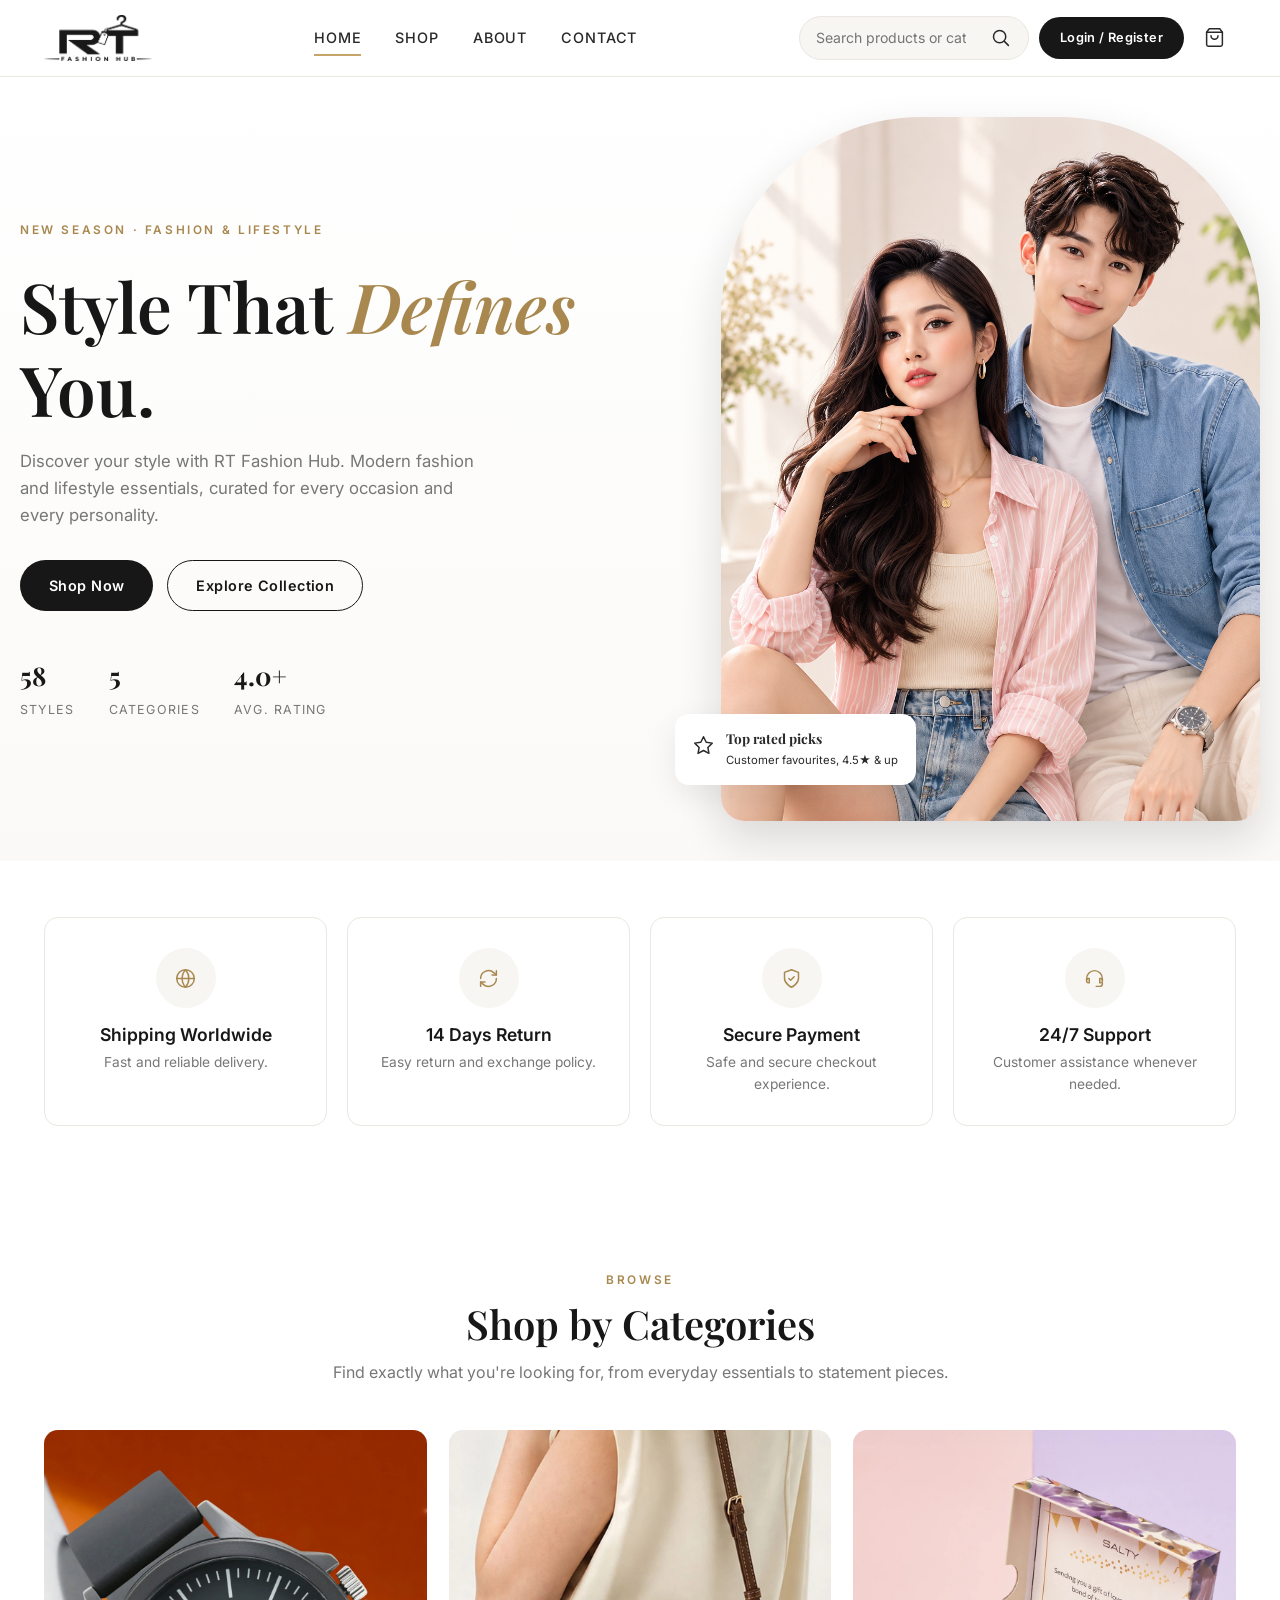
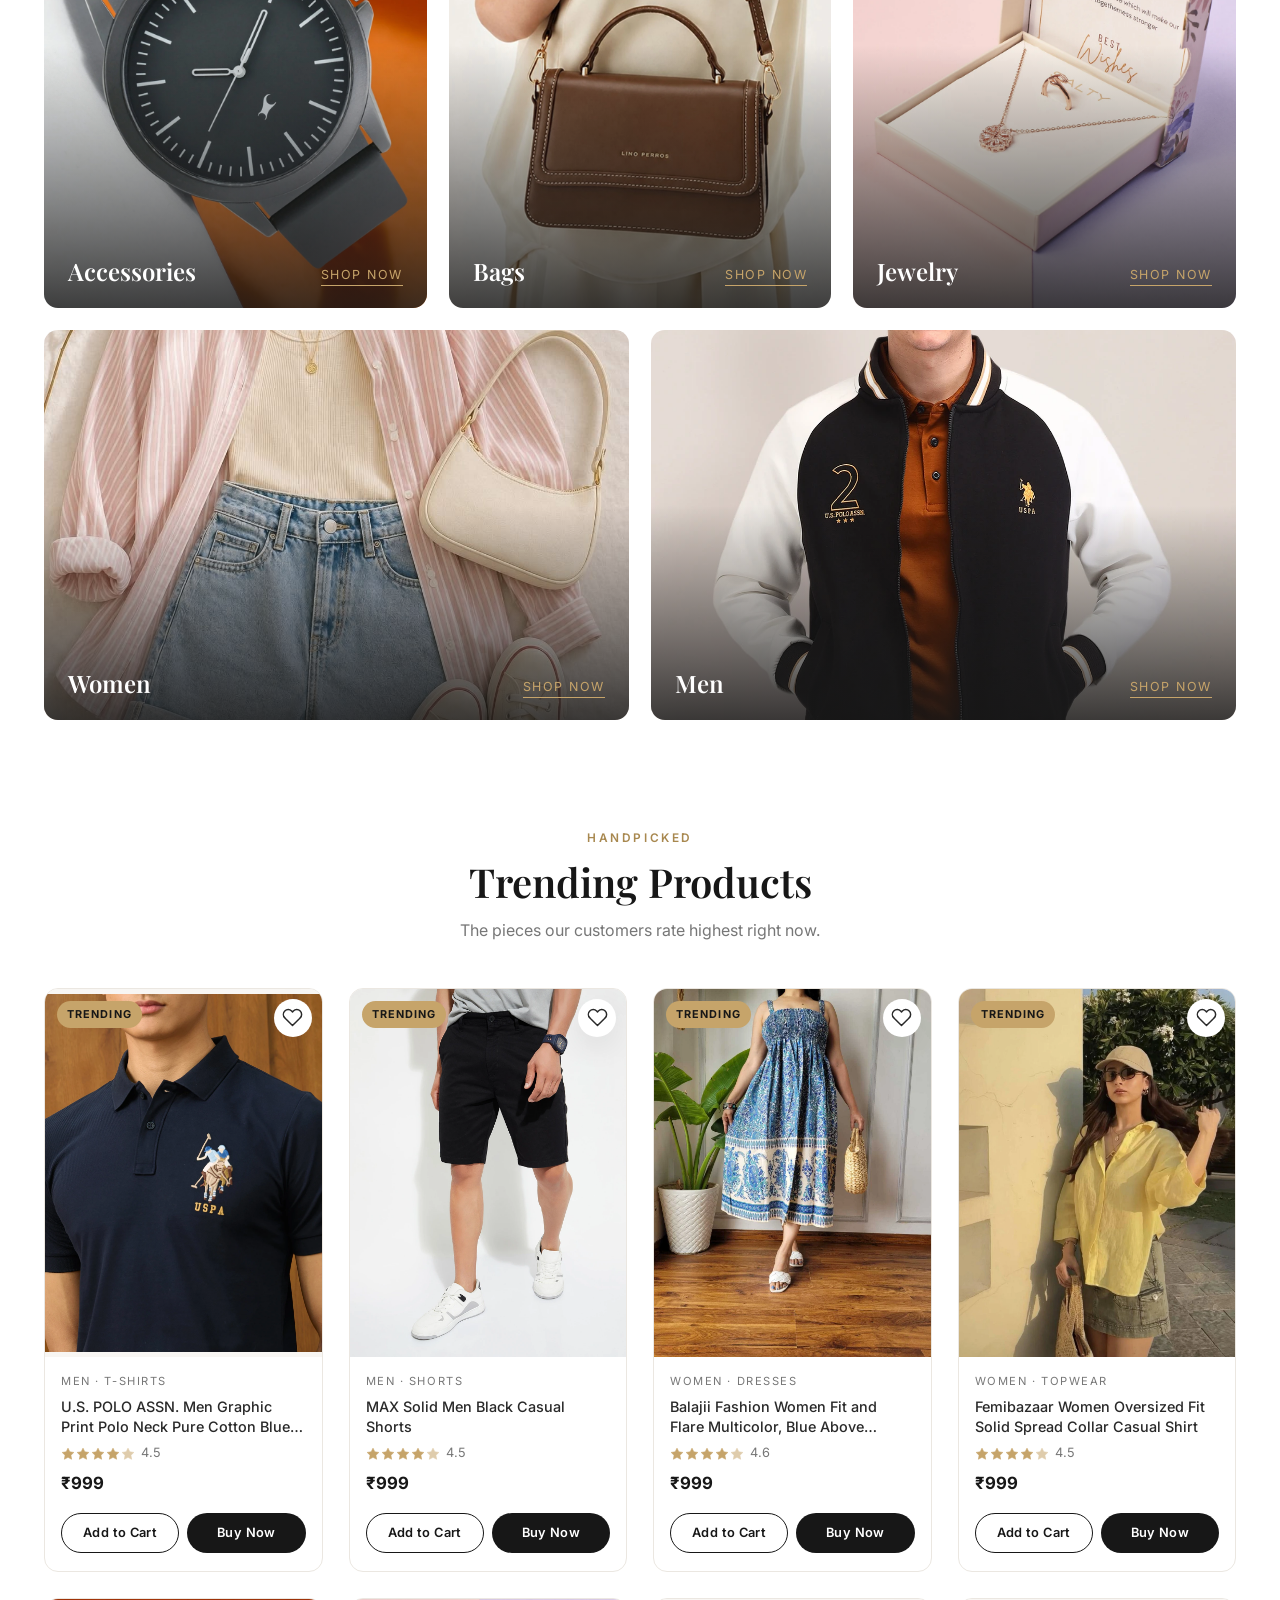
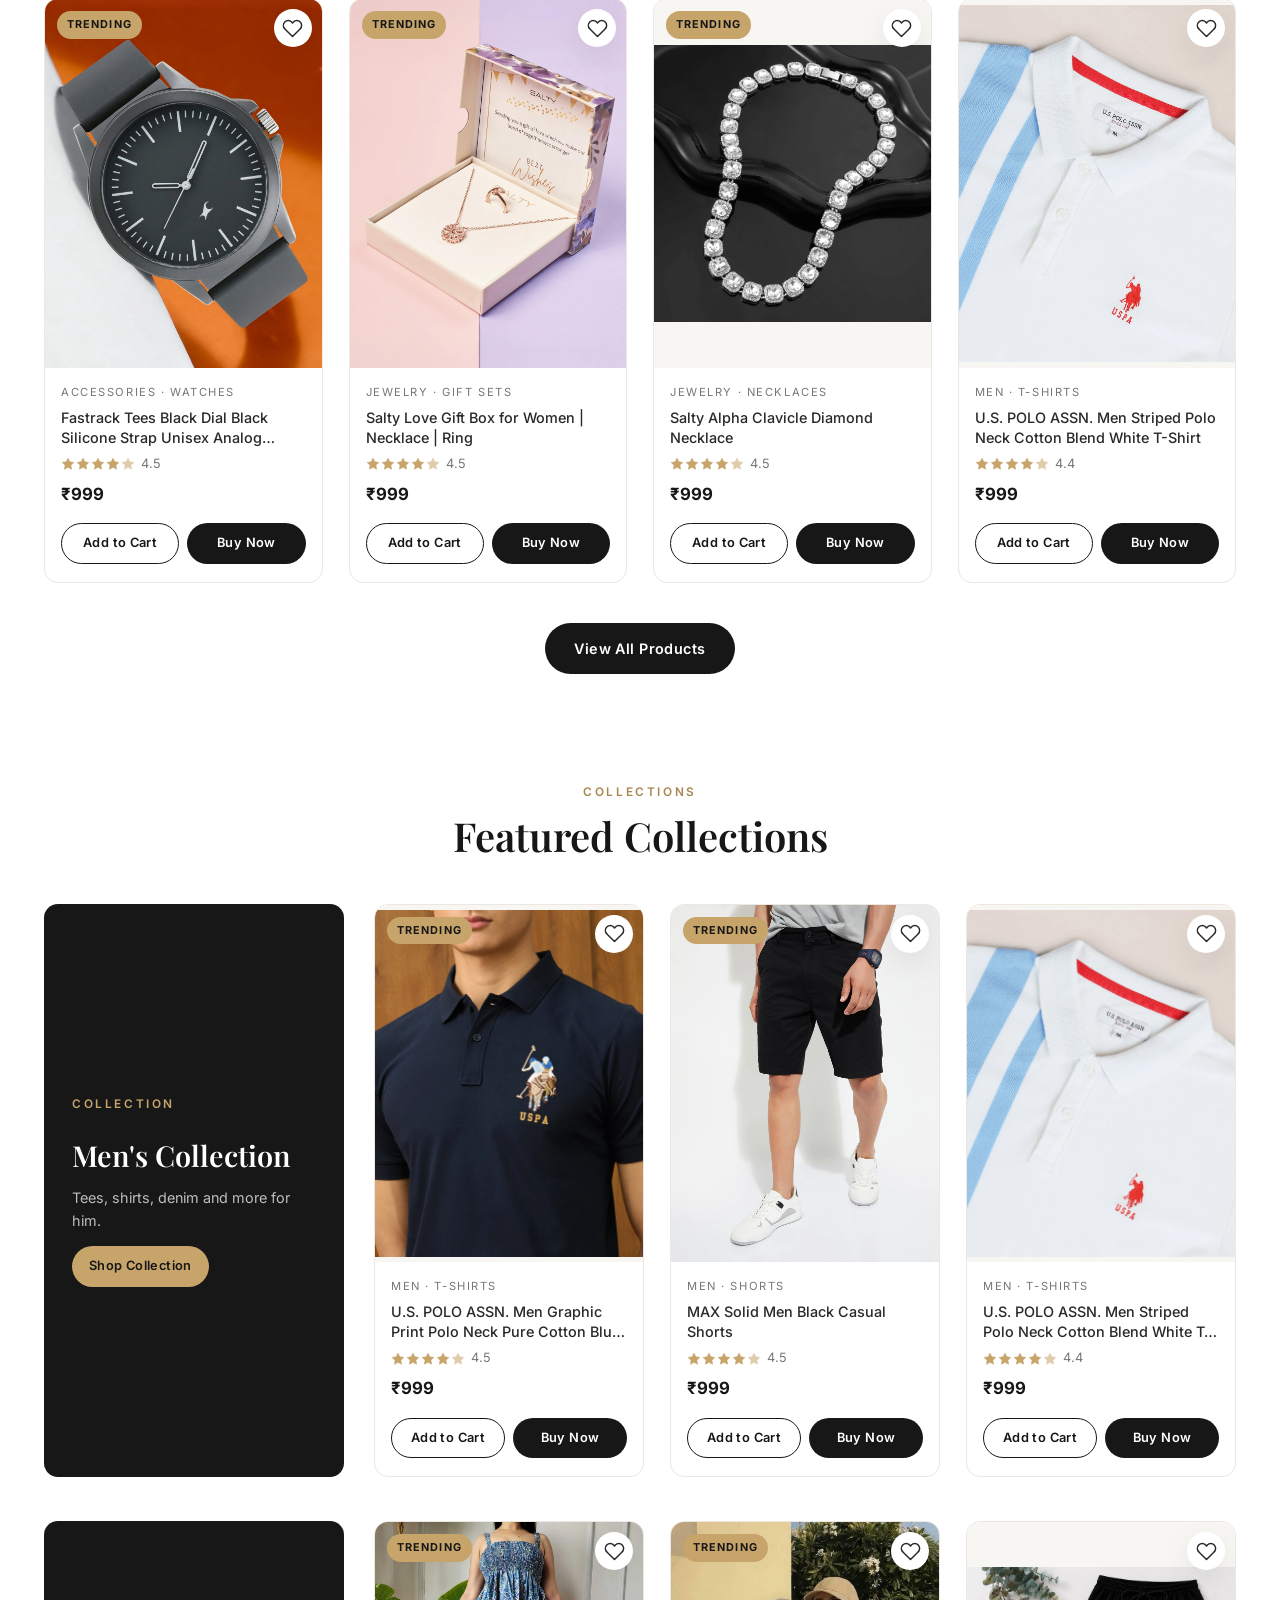
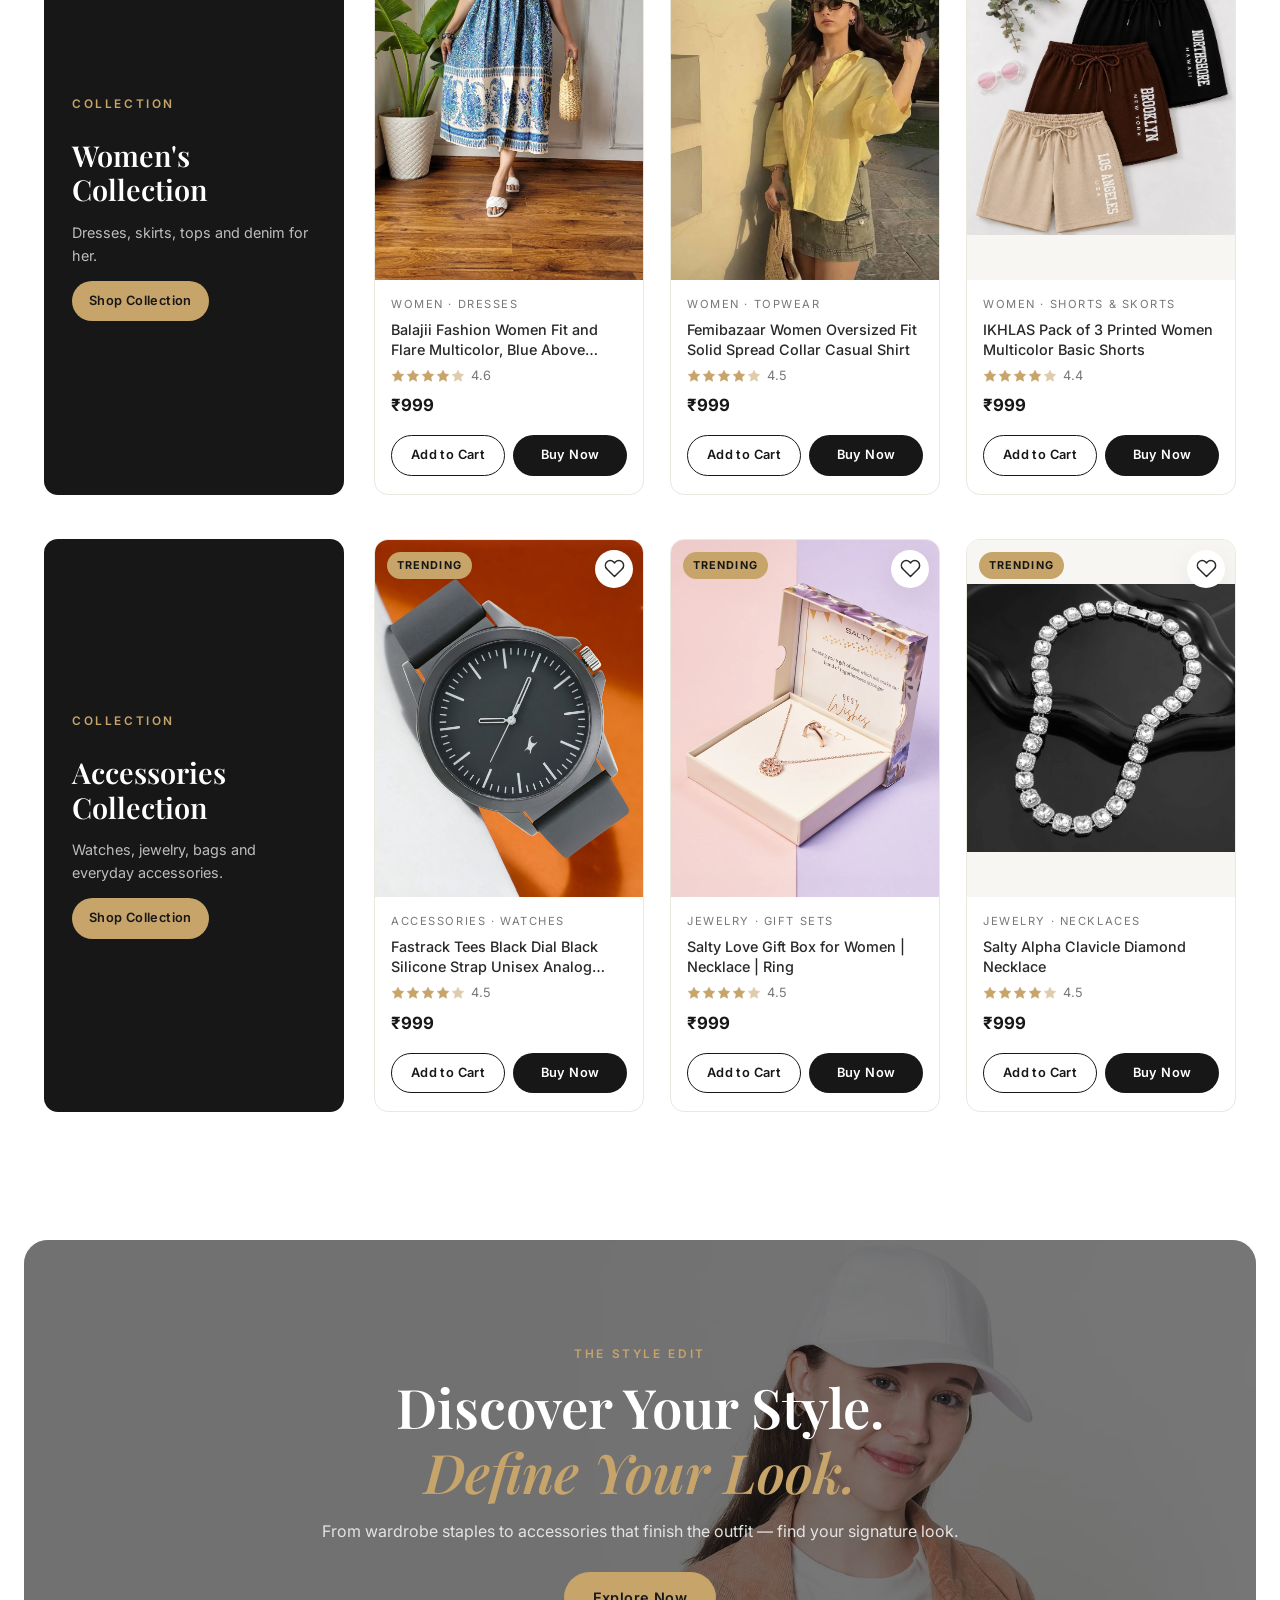
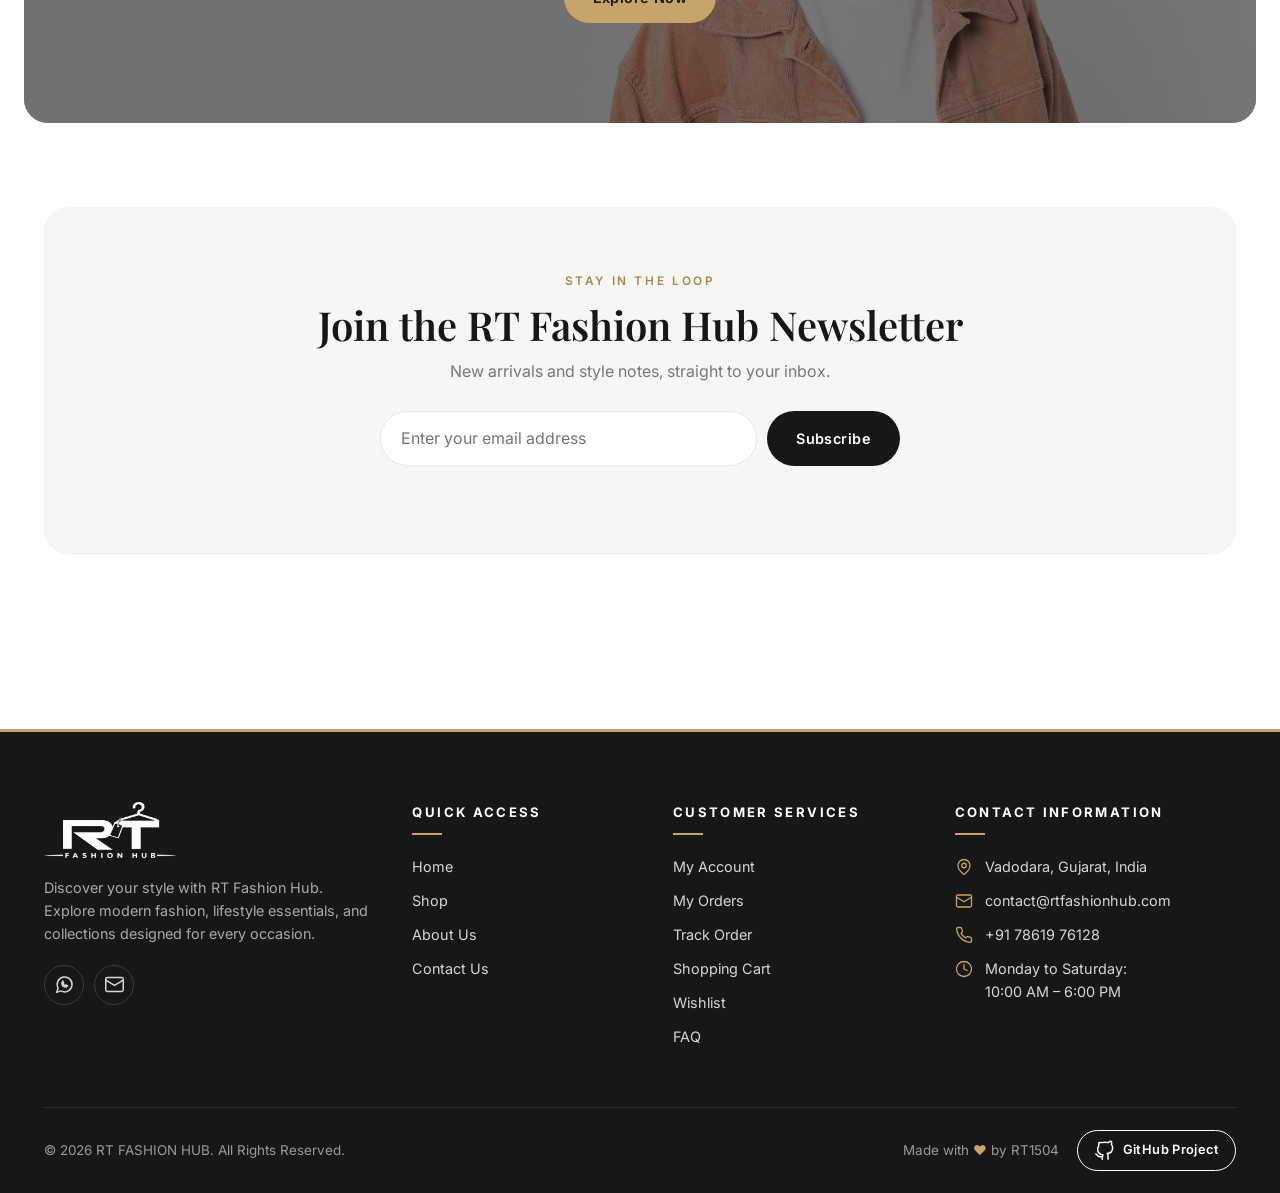
<file: index.html>
<!DOCTYPE html>
<html lang="en">

<head>
  <meta charset="UTF-8">
  <meta name="viewport" content="width=device-width, initial-scale=1">
  <title>RT Fashion Hub – Style That Defines You | Fashion & Lifestyle Store</title>
  <meta name="description"
    content="Shop modern fashion for men and women, plus accessories and bags, at RT Fashion Hub, Vadodara. Style That Defines You.">
  <meta property="og:title" content="RT Fashion Hub – Style That Defines You | Fashion & Lifestyle Store">
  <meta property="og:description"
    content="Shop modern fashion for men and women, plus accessories and bags, at RT Fashion Hub, Vadodara. Style That Defines You.">
  <meta property="og:image" content="images/brand/logo.png">
  <link rel="icon" type="image/png" href="images/brand/favicon.png">
  <link rel="preconnect" href="https://fonts.googleapis.com">
  <link rel="preconnect" href="https://fonts.gstatic.com" crossorigin>
  <link
    href="https://fonts.googleapis.com/css2?family=Inter:wght@400;500;600;700&family=Playfair+Display:ital,wght@0,500;0,600;0,700;1,500&display=swap"
    rel="stylesheet">
  <link rel="stylesheet" href="css/styles.css">
</head>

<body data-page="home">
  <div id="site-header"></div>
  <main>
    <section class="hero">
      <div class="container hero-grid">
        <div><span class="eyebrow">New Season · Fashion &amp; Lifestyle</span>
          <h1>Style That <em>Defines</em> You.</h1>
          <p>Discover your style with RT Fashion Hub. Modern fashion and lifestyle essentials, curated for every
            occasion and every personality.</p>
          <div class="hero-cta"><a class="btn btn--dark" href="shop.html">Shop Now</a><a class="btn btn--outline"
              href="#collections">Explore Collection</a></div>
          <div class="hero-stats">
            <div><b id="statProducts">47</b><span>Styles</span></div>
            <div><b>5</b><span>Categories</span></div>
            <div><b>4.0+</b><span>Avg. Rating</span></div>
          </div>
        </div>
        <div class="hero-media">
          <div class="frame"><img src="images/background/banner1.png"
              alt="Model wearing a relaxed white top and bucket hat" fetchpriority="high"></div>
          <div class="hero-tag"><span data-ico="star"></span>
            <div><b>Top rated picks</b><small>Customer favourites, 4.5★ &amp; up</small></div>
          </div>
        </div>
      </div>
    </section>
    <section class="section--tight">
      <div class="container">
        <div class="benefits">
          <div class="benefit reveal">
            <div class="ico-wrap" data-ico="globe"></div>
            <h3>Shipping Worldwide</h3>
            <p>Fast and reliable delivery.</p>
          </div>
          <div class="benefit reveal">
            <div class="ico-wrap" data-ico="refresh"></div>
            <h3>14 Days Return</h3>
            <p>Easy return and exchange policy.</p>
          </div>
          <div class="benefit reveal">
            <div class="ico-wrap" data-ico="shield"></div>
            <h3>Secure Payment</h3>
            <p>Safe and secure checkout experience.</p>
          </div>
          <div class="benefit reveal">
            <div class="ico-wrap" data-ico="headset"></div>
            <h3>24/7 Support</h3>
            <p>Customer assistance whenever needed.</p>
          </div>
        </div>
      </div>
    </section>
    <section class="section">
      <div class="container">
        <div class="section-head reveal"><span class="eyebrow">Browse</span>
          <h2>Shop by Categories</h2>
          <p>Find exactly what you're looking for, from everyday essentials to statement pieces.</p>
        </div>
        <div class="cat-grid"><a class="cat-card reveal " href="shop.html?cat=Accessories"><img
              src="images/Accessories/rt-042.webp" alt="Accessories collection" loading="lazy">
            <div class="cap">
              <h3>Accessories</h3><span class="go">Shop Now</span>
            </div>
          </a><a class="cat-card reveal " href="shop.html?cat=Bags"><img src="images/Bags/rt-045.webp"
              alt="Bags collection" loading="lazy">
            <div class="cap">
              <h3>Bags</h3><span class="go">Shop Now</span>
            </div>
          </a><a class="cat-card reveal " href="shop.html?cat=Jewelry"><img src="images/Jewelry/rt-049.webp"
              alt="Jewelry collection" loading="lazy">
            <div class="cap">
              <h3>Jewelry</h3><span class="go">Shop Now</span>
            </div>
          </a><a class="cat-card reveal " href="shop.html?cat=Women"><img src="images/woman/women_home.jpg"
              alt="Women collection" loading="lazy">
            <div class="cap">
              <h3>Women</h3><span class="go">Shop Now</span>
            </div>
          </a><a class="cat-card reveal " href="shop.html?cat=Men"><img src="images/man/men_home.png"
              alt="Men collection" loading="lazy">
            <div class="cap">
              <h3>Men</h3><span class="go">Shop Now</span>
            </div>
          </a></div>
      </div>
    </section>
    <section class="section" style="padding-top:20px">
      <div class="container">
        <div class="section-head reveal"><span class="eyebrow">Handpicked</span>
          <h2>Trending Products</h2>
          <p>The pieces our customers rate highest right now.</p>
        </div>
        <div class="product-grid" id="trending"></div>
        <div style="text-align:center;margin-top:40px"><a class="btn btn--dark" href="shop.html">View All Products</a>
        </div>
      </div>
    </section>
    <section class="section" id="collections" style="padding-top:20px">
      <div class="container">
        <div class="section-head reveal"><span class="eyebrow">Collections</span>
          <h2>Featured Collections</h2>
        </div>
        <div id="collectionMen"></div>
        <div id="collectionWomen"></div>
        <div id="collectionAcc"></div>
      </div>
    </section>
    <section>
      <div class="promo reveal"><img src="images/background/slide16_bdfdea89-9df3-48da-9f0a-888fd50a83d5.webp" alt=""
          loading="lazy">
        <div class="promo-inner"><span class="eyebrow" style="color:var(--accent)">The Style Edit</span>
          <h2>Discover Your Style.<br><em>Define Your Look.</em></h2>
          <p>From wardrobe staples to accessories that finish the outfit — find your signature look.</p><a
            class="btn btn--gold" href="shop.html">Explore Now</a>
        </div>
      </div>
    </section>
    <section class="section">
      <div class="container">
        <div class="newsletter reveal"><span class="eyebrow">Stay in the loop</span>
          <h2>Join the RT Fashion Hub Newsletter</h2>
          <p style="color:var(--muted);margin-top:10px">New arrivals and style notes, straight to your inbox.</p>
          <form class="news-form" id="newsForm" novalidate><label class="sr-only" for="newsEmail">Email
              address</label><input id="newsEmail" type="email" placeholder="Enter your email address"
              autocomplete="email" required><button class="btn btn--dark" type="submit">Subscribe</button></form>
          <div class="form-msg" id="newsMsg" role="status"></div>
        </div>
      </div>
    </section>
  </main>
  <div id="site-footer"></div>
  <script src="js/config.js"></script>
  <script src="js/products-data.js"></script>
  <script src="js/store.js"></script>
  <script src="js/components.js"></script>
  <script src="js/home.js"></script>
</body>

</html>
</file>
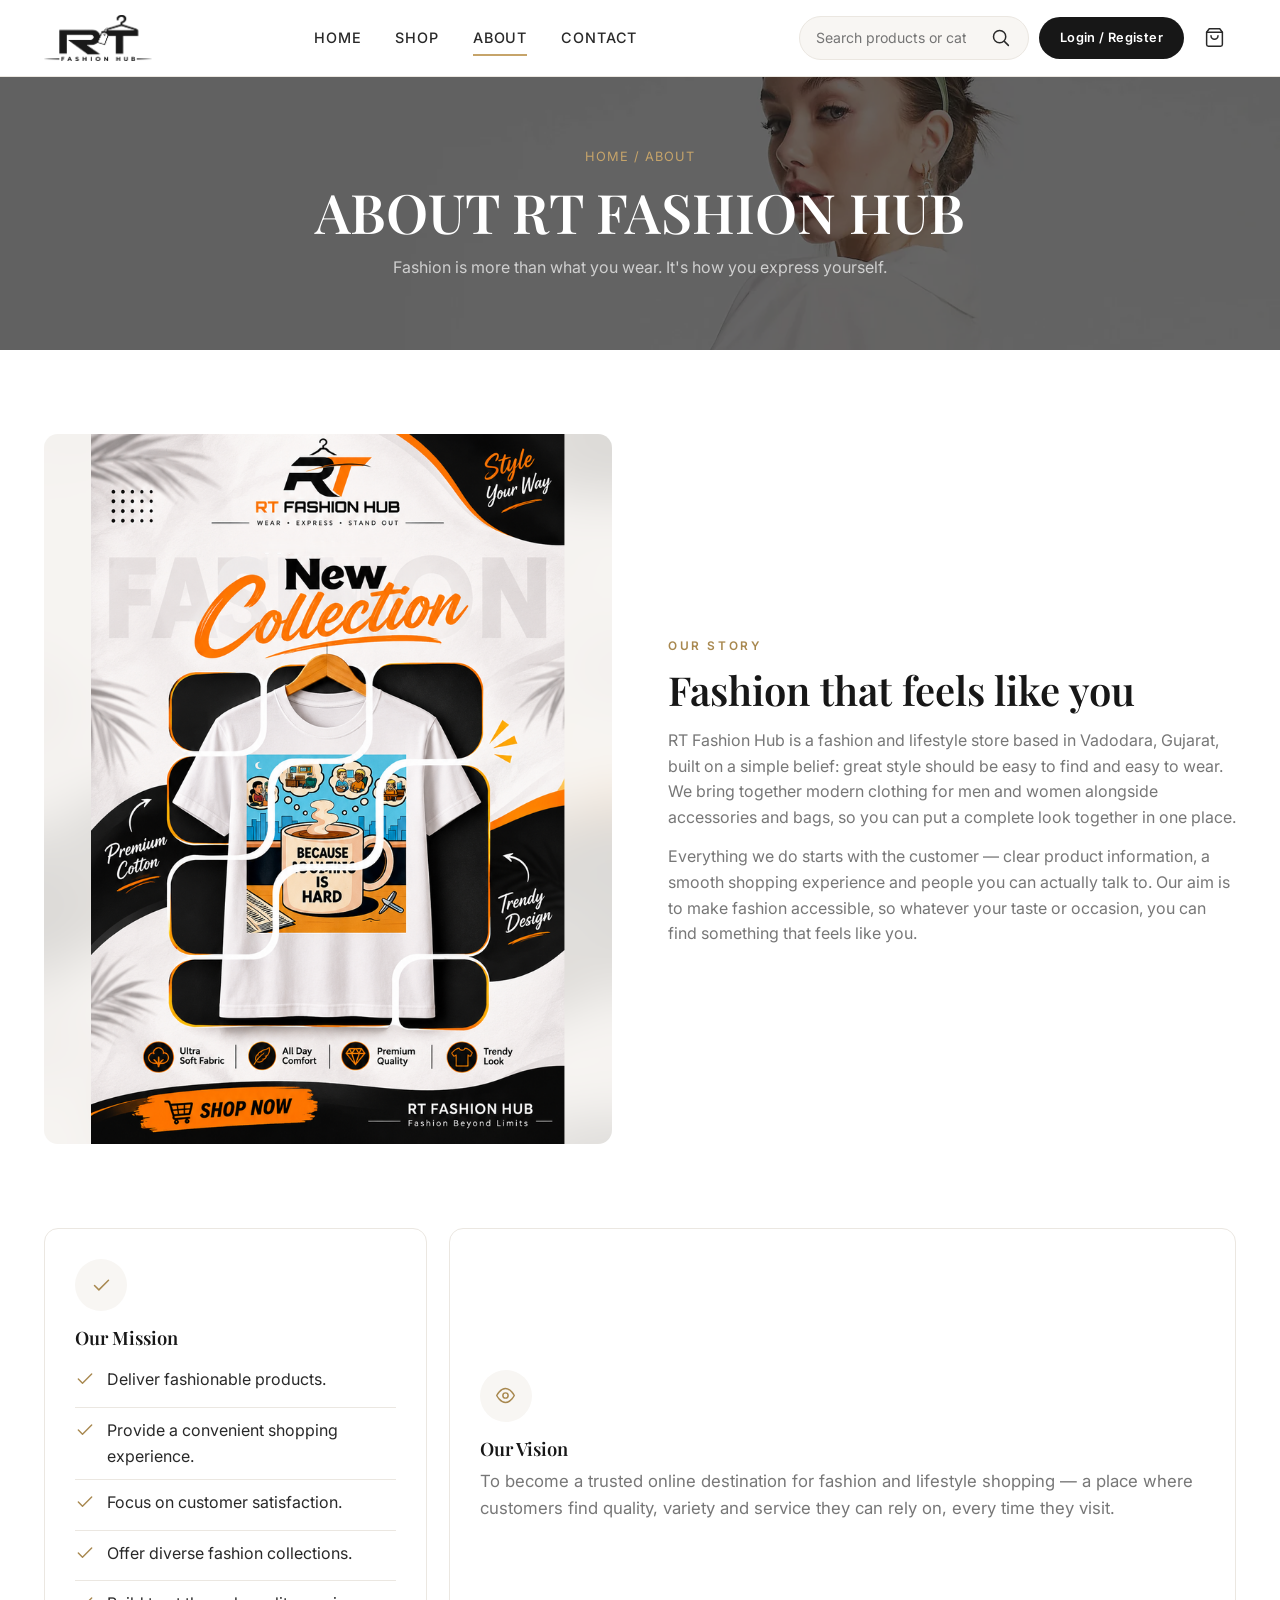
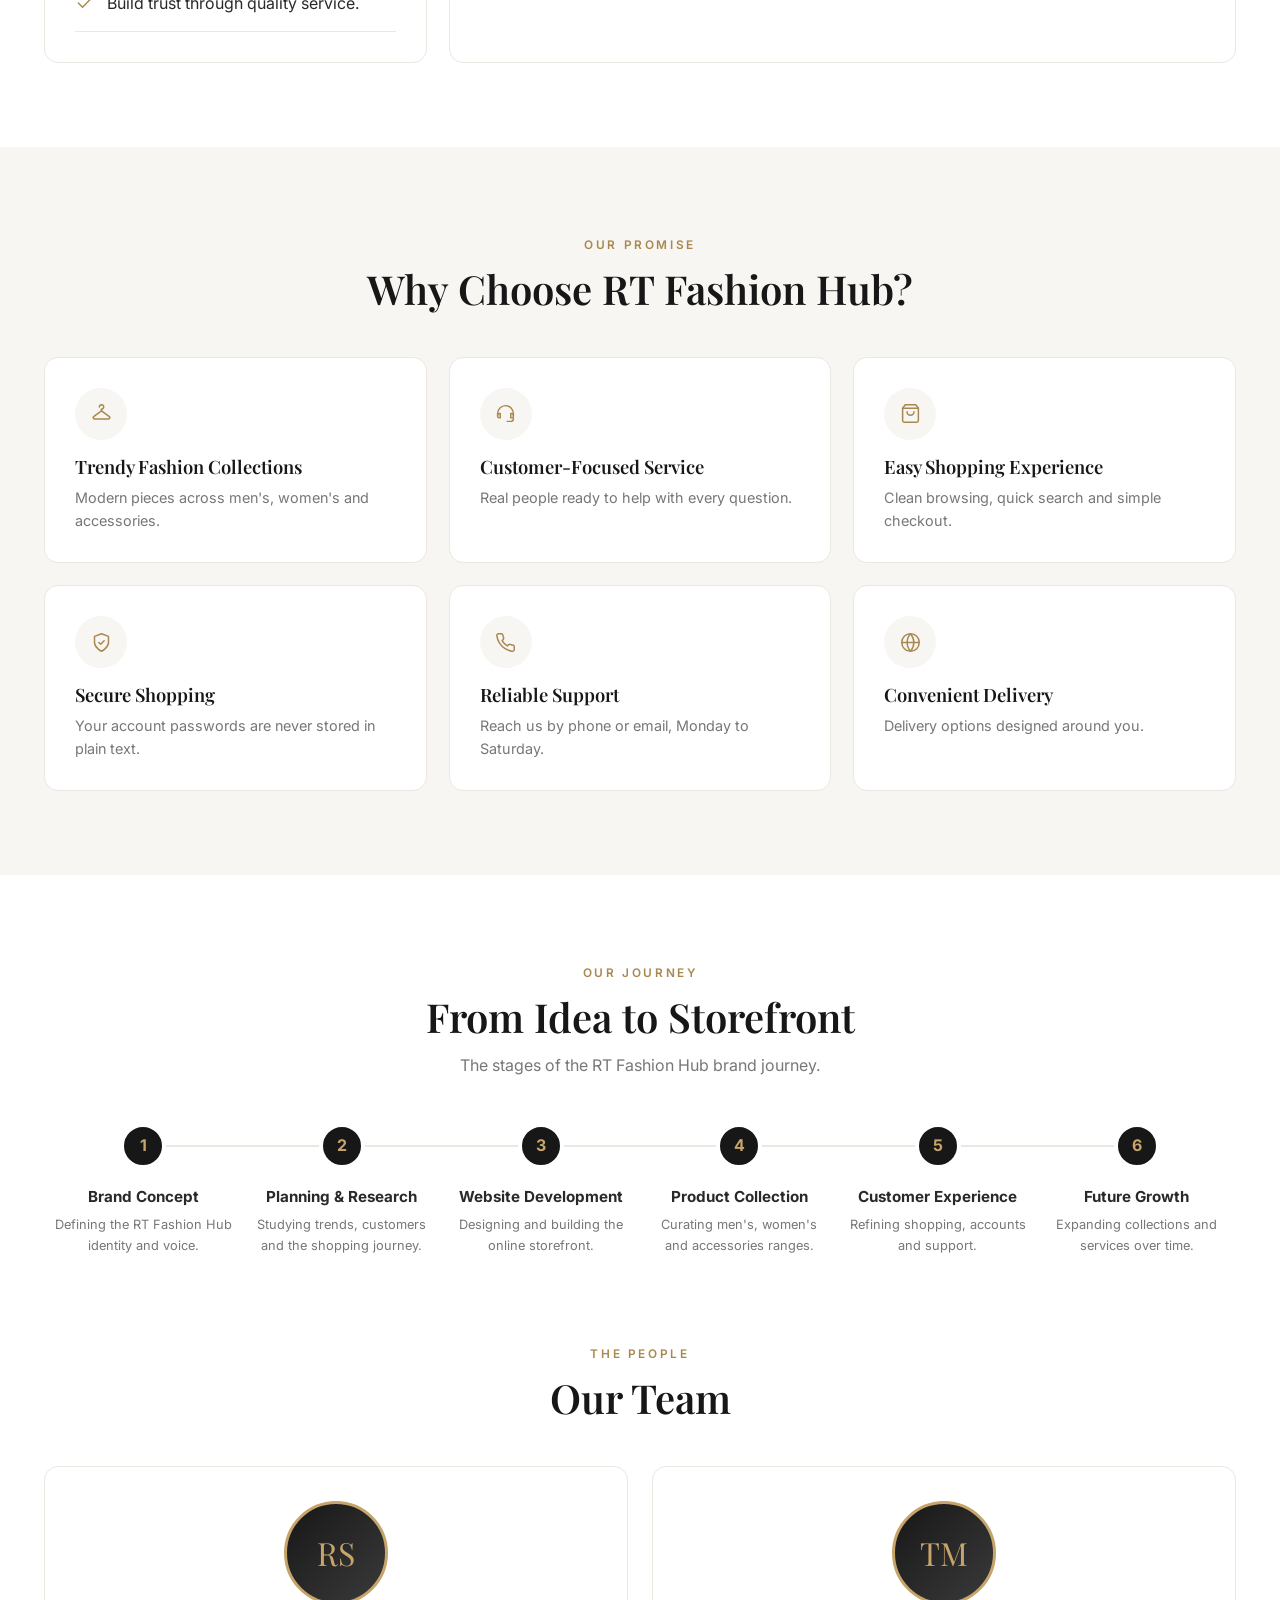
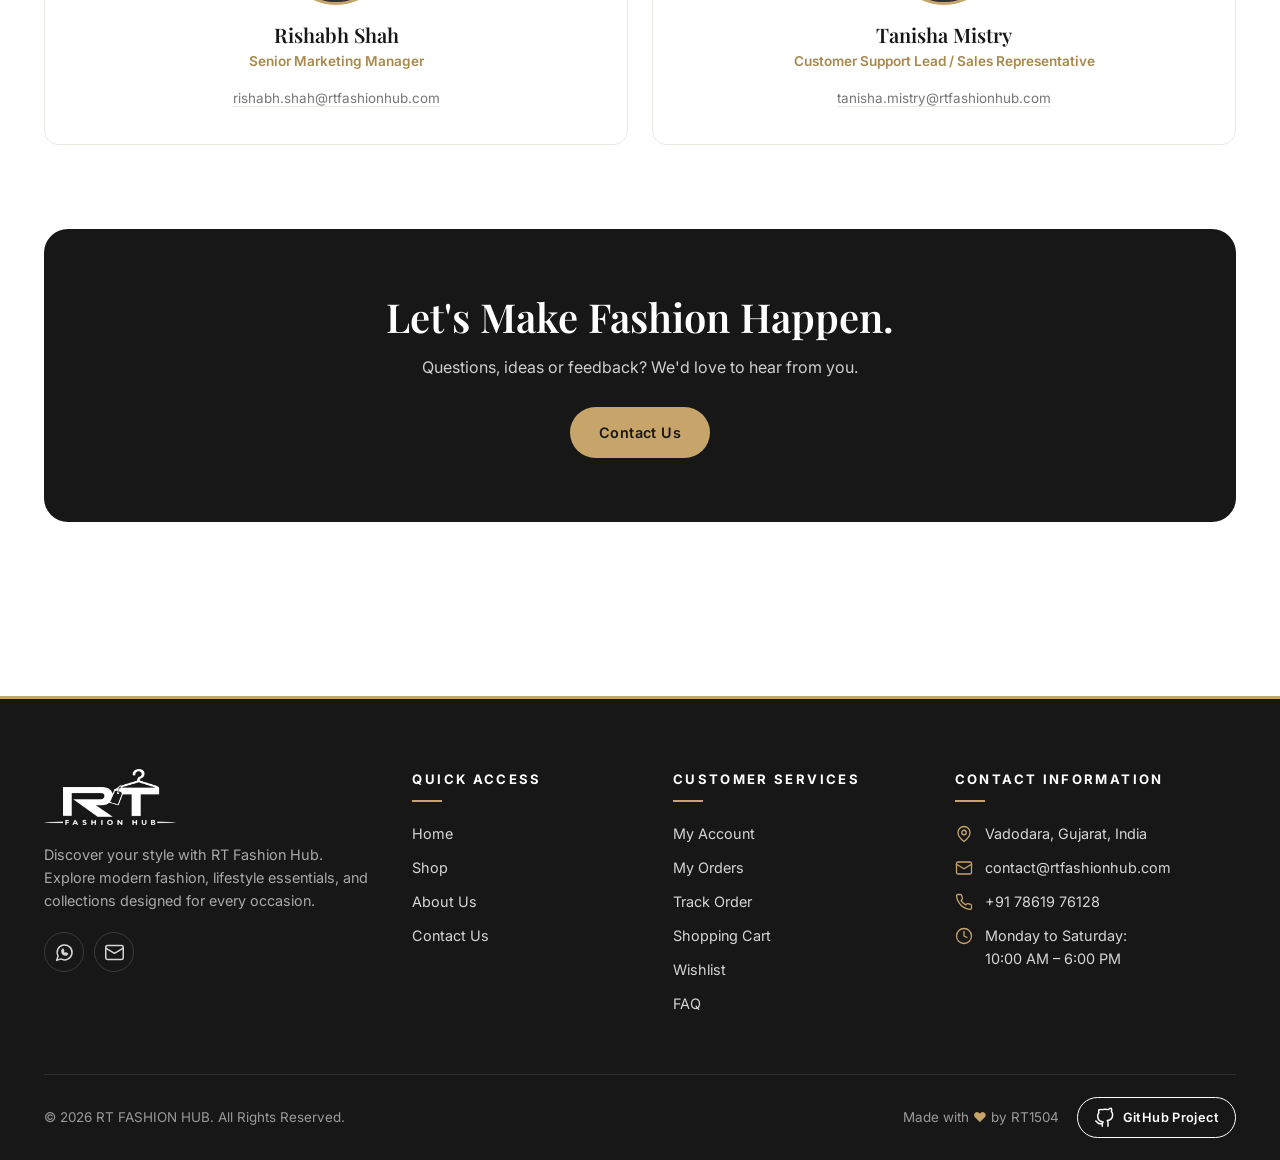
<file: about.html>
<!DOCTYPE html>
<html lang="en">

<head>
    <meta charset="UTF-8">
    <meta name="viewport" content="width=device-width, initial-scale=1">
    <title>About Us | RT Fashion Hub</title>
    <meta name="description"
        content="Learn about RT Fashion Hub: our story, mission, vision, journey and the team behind the brand.">
    <meta property="og:title" content="About Us | RT Fashion Hub">
    <meta property="og:description"
        content="Learn about RT Fashion Hub: our story, mission, vision, journey and the team behind the brand.">
    <meta property="og:image" content="images/brand/logo.png">
    <link rel="icon" type="image/png" href="images/brand/favicon.png">
    <link rel="preconnect" href="https://fonts.googleapis.com">
    <link rel="preconnect" href="https://fonts.gstatic.com" crossorigin>
    <link
        href="https://fonts.googleapis.com/css2?family=Inter:wght@400;500;600;700&family=Playfair+Display:ital,wght@0,500;0,600;0,700;1,500&display=swap"
        rel="stylesheet">
    <link rel="stylesheet" href="css/styles.css">
</head>

<body data-page="about">
    <div id="site-header"></div>
    <section class="page-hero page-hero--img" style="--bg-img:url('../images/background/background2.webp')">
        <div class="crumbs">Home / About</div>
        <h1>ABOUT RT FASHION HUB</h1>
        <p>Fashion is more than what you wear. It's how you express yourself.</p>
    </section>
    <main>
        <section class="section">
            <div class="container split"><img src="images/brand/RT_Fashion_Hub_Poster_4x5.png"
                    alt="Model in a lime green tee and jeans" loading="lazy" class="reveal">
                <div class="reveal"><span class="eyebrow">Our Story</span>
                    <h2>Fashion that feels like you</h2>
                    <p>RT Fashion Hub is a fashion and lifestyle store based in Vadodara, Gujarat, built on a simple
                        belief: great style should be easy to find and easy to wear. We bring together modern clothing
                        for men and women alongside accessories and bags, so you can put a complete look together in one
                        place.</p>
                    <p>Everything we do starts with the customer — clear product information, a smooth shopping
                        experience and people you can actually talk to. Our aim is to make fashion accessible, so
                        whatever your taste or occasion, you can find something that feels like you.</p>
                </div>
            </div>
        </section>
        <section class="section" style="padding-top:0">
            <div class="container cards-3">
                <div class="card reveal">
                    <div class="ico-wrap" data-ico="check"></div>
                    <h3>Our Mission</h3>
                    <ul class="checks" style="margin-top:6px">
                        <li><span data-ico="check"></span>Deliver fashionable products.</li>
                        <li><span data-ico="check"></span>Provide a convenient shopping experience.</li>
                        <li><span data-ico="check"></span>Focus on customer satisfaction.</li>
                        <li><span data-ico="check"></span>Offer diverse fashion collections.</li>
                        <li><span data-ico="check"></span>Build trust through quality service.</li>
                    </ul>
                </div>
                <div class="card reveal"
                    style="grid-column:span 2;display:flex;flex-direction:column;justify-content:center">
                    <div class="ico-wrap" data-ico="eye"></div>
                    <h3>Our Vision</h3>
                    <p style="font-size:1.05rem">To become a trusted online destination for fashion and lifestyle
                        shopping — a place where customers find quality, variety and service they can rely on, every
                        time they visit.</p>
                </div>
            </div>
        </section>
        <section class="section" style="background:var(--warm)">
            <div class="container">
                <div class="section-head reveal"><span class="eyebrow">Our Promise</span>
                    <h2>Why Choose RT Fashion Hub?</h2>
                </div>
                <div class="cards-3">
                    <div class="card reveal">
                        <div class="ico-wrap" data-ico="hanger"></div>
                        <h3>Trendy Fashion Collections</h3>
                        <p>Modern pieces across men's, women's and accessories.</p>
                    </div>
                    <div class="card reveal">
                        <div class="ico-wrap" data-ico="headset"></div>
                        <h3>Customer-Focused Service</h3>
                        <p>Real people ready to help with every question.</p>
                    </div>
                    <div class="card reveal">
                        <div class="ico-wrap" data-ico="bag"></div>
                        <h3>Easy Shopping Experience</h3>
                        <p>Clean browsing, quick search and simple checkout.</p>
                    </div>
                    <div class="card reveal">
                        <div class="ico-wrap" data-ico="shield"></div>
                        <h3>Secure Shopping</h3>
                        <p>Your account passwords are never stored in plain text.</p>
                    </div>
                    <div class="card reveal">
                        <div class="ico-wrap" data-ico="phone"></div>
                        <h3>Reliable Support</h3>
                        <p>Reach us by phone or email, Monday to Saturday.</p>
                    </div>
                    <div class="card reveal">
                        <div class="ico-wrap" data-ico="globe"></div>
                        <h3>Convenient Delivery</h3>
                        <p>Delivery options designed around you.</p>
                    </div>
                </div>
            </div>
        </section>
        <section class="section">
            <div class="container">
                <div class="section-head reveal"><span class="eyebrow">Our Journey</span>
                    <h2>From Idea to Storefront</h2>
                    <p>The stages of the RT Fashion Hub brand journey.</p>
                </div>
                <div class="timeline">
                    <div class="tl-item reveal">
                        <div class="tl-dot">1</div>
                        <h4>Brand Concept</h4>
                        <p>Defining the RT Fashion Hub identity and voice.</p>
                    </div>
                    <div class="tl-item reveal">
                        <div class="tl-dot">2</div>
                        <h4>Planning & Research</h4>
                        <p>Studying trends, customers and the shopping journey.</p>
                    </div>
                    <div class="tl-item reveal">
                        <div class="tl-dot">3</div>
                        <h4>Website Development</h4>
                        <p>Designing and building the online storefront.</p>
                    </div>
                    <div class="tl-item reveal">
                        <div class="tl-dot">4</div>
                        <h4>Product Collection</h4>
                        <p>Curating men's, women's and accessories ranges.</p>
                    </div>
                    <div class="tl-item reveal">
                        <div class="tl-dot">5</div>
                        <h4>Customer Experience</h4>
                        <p>Refining shopping, accounts and support.</p>
                    </div>
                    <div class="tl-item reveal">
                        <div class="tl-dot">6</div>
                        <h4>Future Growth</h4>
                        <p>Expanding collections and services over time.</p>
                    </div>
                </div>
            </div>
        </section>
        <section class="section" style="padding-top:0">
            <div class="container">
                <div class="section-head reveal"><span class="eyebrow">The People</span>
                    <h2>Our Team</h2>
                </div>
                <div class="team">
                    <div class="member reveal">
                        <div class="avatar" role="img" aria-label="Rishabh Shah profile placeholder">RS</div>
                        <h3>Rishabh Shah</h3>
                        <div class="role">Senior Marketing Manager</div><a class="mail"
                            href="mailto:rishabh.shah@rtfashionhub.com">rishabh.shah@rtfashionhub.com</a>
                    </div>
                    <div class="member reveal">
                        <div class="avatar" role="img" aria-label="Tanisha Mistry profile placeholder">TM</div>
                        <h3>Tanisha Mistry</h3>
                        <div class="role">Customer Support Lead / Sales Representative</div><a class="mail"
                            href="mailto:tanisha.mistry@rtfashionhub.com">tanisha.mistry@rtfashionhub.com</a>
                    </div>
                </div>
            </div>
        </section>
        <section class="section" style="padding-top:0">
            <div class="container">
                <div class="dark-band reveal">
                    <h2>Let's Make Fashion Happen.</h2>
                    <p>Questions, ideas or feedback? We'd love to hear from you.</p><a class="btn btn--gold"
                        style="margin-top:26px" href="contact.html">Contact Us</a>
                </div>
            </div>
        </section>
    </main>
    <div id="site-footer"></div>
    <script src="js/config.js"></script>
    <script src="js/products-data.js"></script>
    <script src="js/store.js"></script>
    <script src="js/components.js"></script>
</body>
</html>
</file>
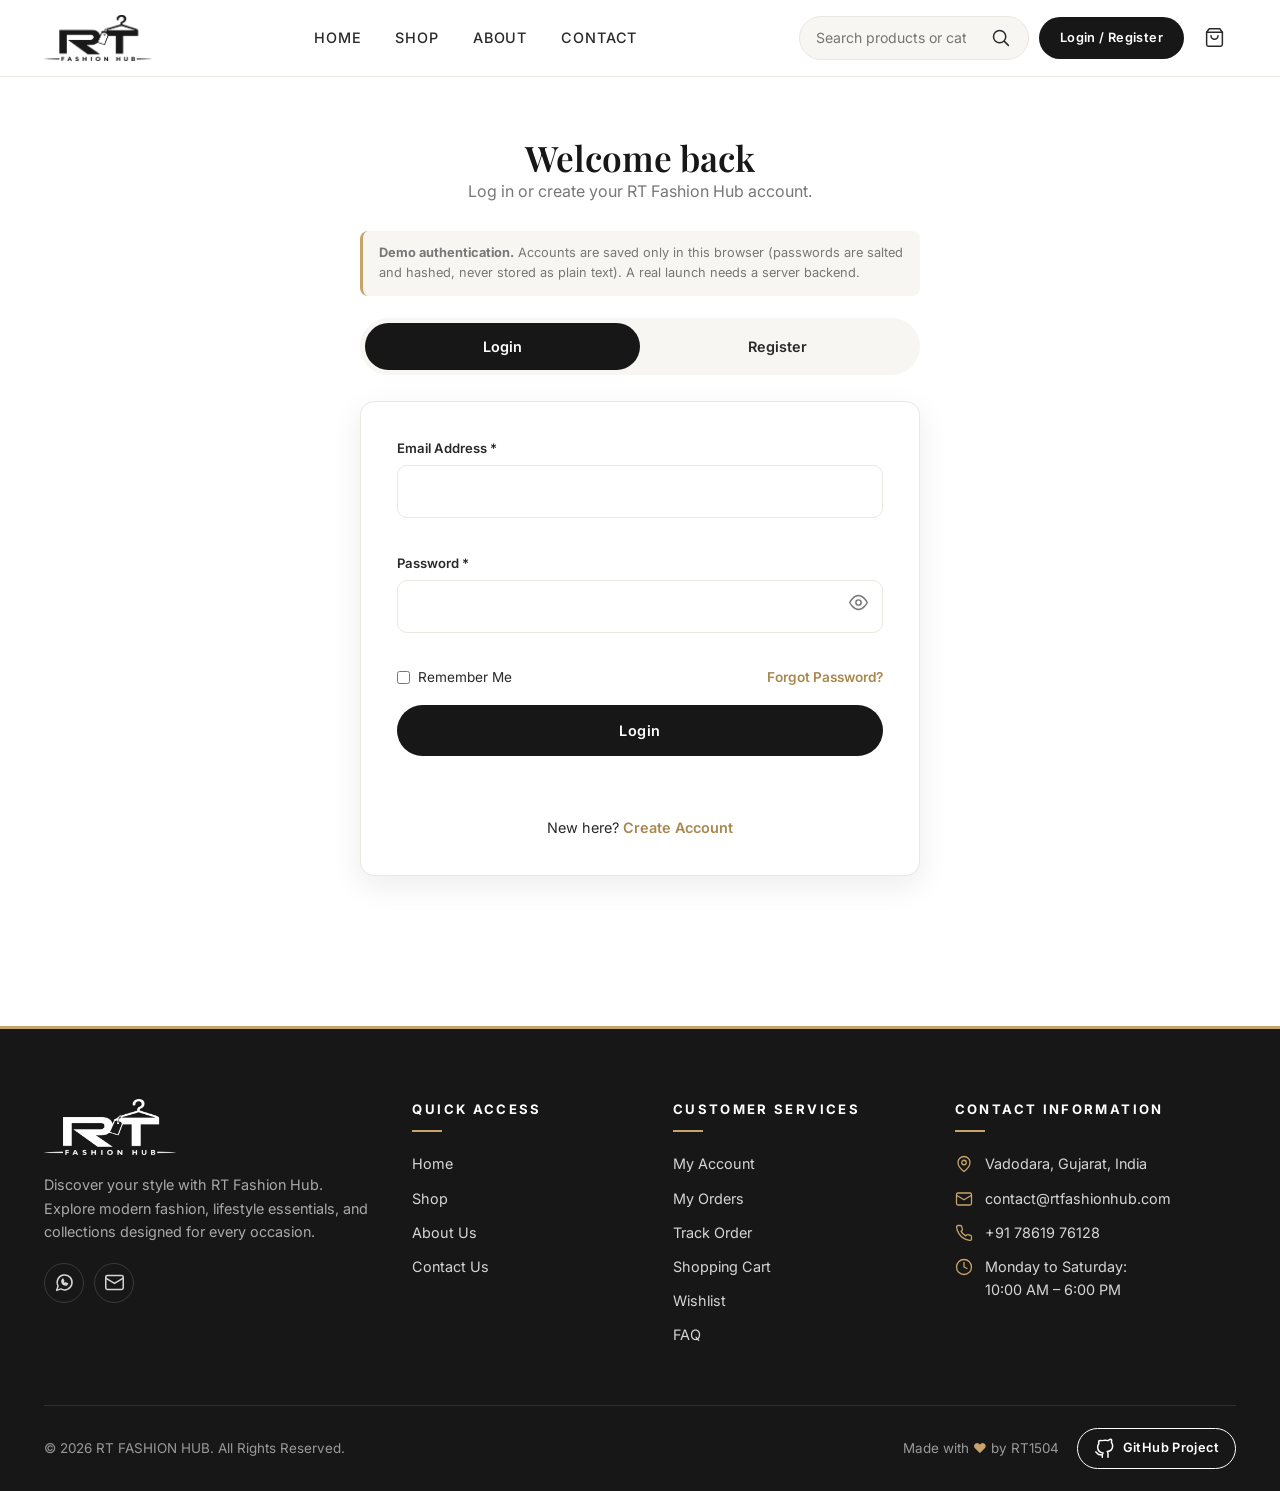
<file: account.html>
<!DOCTYPE html>
<html lang="en">

<head>
    <meta charset="UTF-8">
    <meta name="viewport" content="width=device-width, initial-scale=1">
    <title>My Account | RT Fashion Hub</title>
    <meta name="description" content="Manage your RT Fashion Hub profile, orders, wishlist and addresses.">
    <meta property="og:title" content="My Account | RT Fashion Hub">
    <meta property="og:description" content="Manage your RT Fashion Hub profile, orders, wishlist and addresses.">
    <meta property="og:image" content="images/brand/logo.png">
    <link rel="icon" type="image/png" href="images/brand/favicon.png">
    <link rel="preconnect" href="https://fonts.googleapis.com">
    <link rel="preconnect" href="https://fonts.gstatic.com" crossorigin>
    <link
        href="https://fonts.googleapis.com/css2?family=Inter:wght@400;500;600;700&family=Playfair+Display:ital,wght@0,500;0,600;0,700;1,500&display=swap"
        rel="stylesheet">
    <link rel="stylesheet" href="css/styles.css">
</head>

<body data-page="account">
    <div id="site-header"></div>
    <section class="page-hero" style="padding:46px 24px">
        <div class="crumbs">Home / My Account</div>
        <h1>My Account</h1>
    </section>
    <main class="section--tight">
        <div class="container">
            <div class="acc-layout">
                <nav class="acc-nav" id="accNav" aria-label="Account"></nav>
                <div id="accMain"></div>
            </div>
        </div>
    </main>
    <div id="site-footer"></div>
    <script src="js/config.js"></script>
    <script src="js/products-data.js"></script>
    <script src="js/store.js"></script>
    <script src="js/components.js"></script>
    <script src="js/vendor/jspdf.umd.min.js"></script>
  <script src="js/logo-data.js"></script>
    <script src="js/invoice.js"></script>
    <script src="js/account.js"></script>
</body>

</html>
</file>
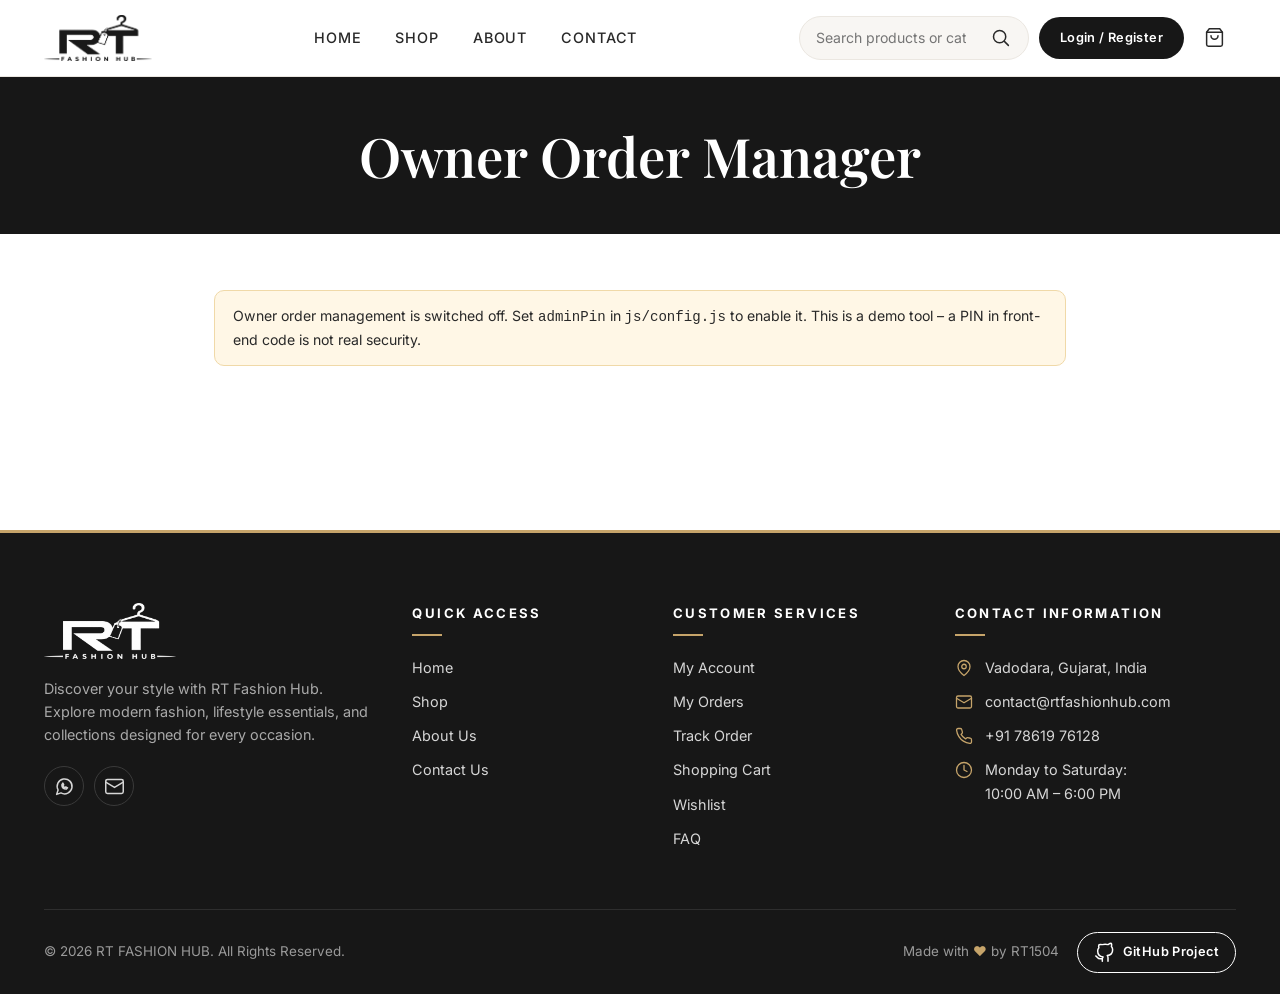
<file: admin.html>
<!DOCTYPE html>
<html lang="en">

<head>
    <meta charset="UTF-8">
    <meta name="viewport" content="width=device-width, initial-scale=1">
    <title>Owner Orders (demo) | RT Fashion Hub</title>
    <meta name="description" content="Owner order status management (demo).">
    <meta property="og:title" content="Owner Orders (demo) | RT Fashion Hub">
    <meta property="og:description" content="Owner order status management (demo).">
    <meta property="og:image" content="images/brand/logo.png">
    <link rel="icon" type="image/png" href="images/brand/favicon.png">
    <link rel="preconnect" href="https://fonts.googleapis.com">
    <link rel="preconnect" href="https://fonts.gstatic.com" crossorigin>
    <link
        href="https://fonts.googleapis.com/css2?family=Inter:wght@400;500;600;700&family=Playfair+Display:ital,wght@0,500;0,600;0,700;1,500&display=swap"
        rel="stylesheet">
    <link rel="stylesheet" href="css/styles.css">
</head>

<body data-page="admin">
    <div id="site-header"></div>
    <section class="page-hero" style="padding:46px 24px">
        <h1>Owner Order Manager</h1>
    </section>
    <main class="section--tight">
        <div class="container" style="max-width:900px" id="adminMain"></div>
    </main>
    <div id="site-footer"></div>
    <script src="js/config.js"></script>
    <script src="js/products-data.js"></script>
    <script src="js/store.js"></script>
    <script src="js/components.js"></script>
    <script src="js/vendor/jspdf.umd.min.js"></script>
  <script src="js/logo-data.js"></script>
    <script src="js/invoice.js"></script>
    <script src="js/admin.js"></script>
</body>

</html>
</file>
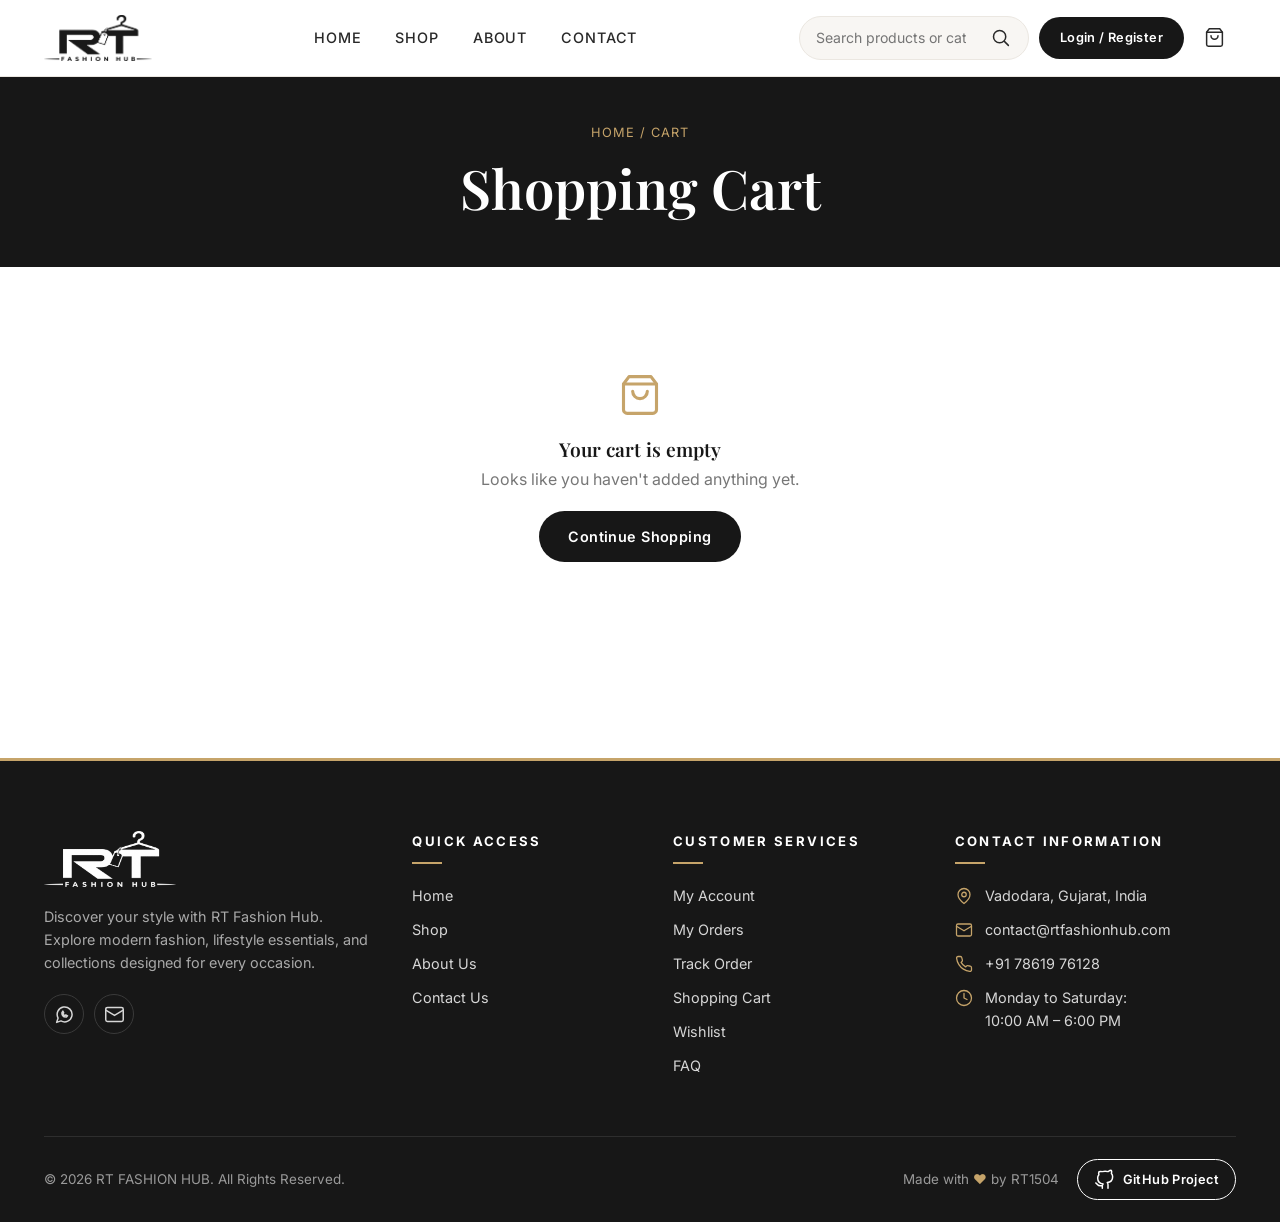
<file: cart.html>
<!DOCTYPE html>
<html lang="en">

<head>
    <meta charset="UTF-8">
    <meta name="viewport" content="width=device-width, initial-scale=1">
    <title>Shopping Cart | RT Fashion Hub</title>
    <meta name="description" content="Review the items in your RT Fashion Hub shopping cart.">
    <meta property="og:title" content="Shopping Cart | RT Fashion Hub">
    <meta property="og:description" content="Review the items in your RT Fashion Hub shopping cart.">
    <meta property="og:image" content="images/brand/logo.png">
    <link rel="icon" type="image/png" href="images/brand/favicon.png">
    <link rel="preconnect" href="https://fonts.googleapis.com">
    <link rel="preconnect" href="https://fonts.gstatic.com" crossorigin>
    <link
        href="https://fonts.googleapis.com/css2?family=Inter:wght@400;500;600;700&family=Playfair+Display:ital,wght@0,500;0,600;0,700;1,500&display=swap"
        rel="stylesheet">
    <link rel="stylesheet" href="css/styles.css">
</head>

<body data-page="cart">
    <div id="site-header"></div>
    <section class="page-hero" style="padding:46px 24px">
        <div class="crumbs">Home / Cart</div>
        <h1>Shopping Cart</h1>
    </section>
    <main class="section--tight">
        <div class="container" id="cartMain"></div>
    </main>
    <div id="site-footer"></div>
    <script src="js/config.js"></script>
    <script src="js/products-data.js"></script>
    <script src="js/store.js"></script>
    <script src="js/components.js"></script>
    <script src="js/cart.js"></script>
</body>

</html>
</file>
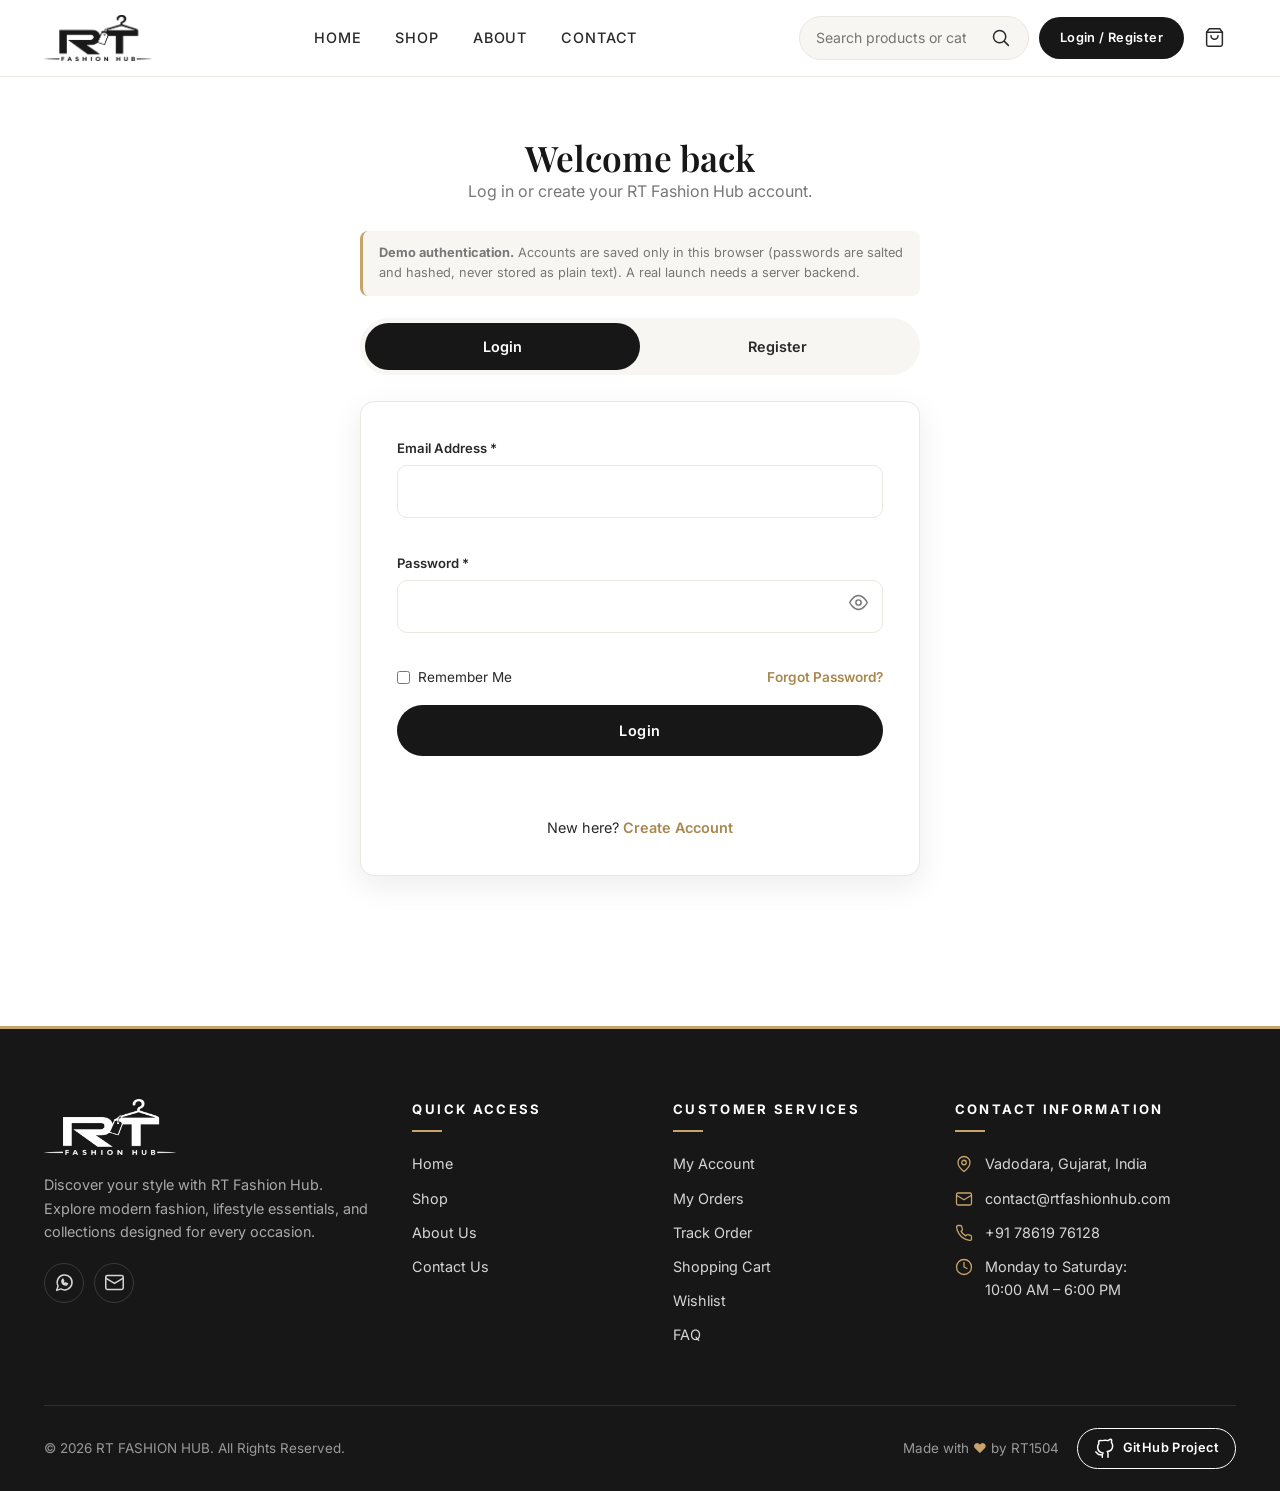
<file: checkout.html>
<!DOCTYPE html>
<html lang="en">

<head>
    <meta charset="UTF-8">
    <meta name="viewport" content="width=device-width, initial-scale=1">
    <title>Checkout | RT Fashion Hub</title>
    <meta name="description" content="Securely review your order and place it with RT Fashion Hub.">
    <meta property="og:title" content="Checkout | RT Fashion Hub">
    <meta property="og:description" content="Securely review your order and place it with RT Fashion Hub.">
    <meta property="og:image" content="images/brand/logo.png">
    <link rel="icon" type="image/png" href="images/brand/favicon.png">
    <link rel="preconnect" href="https://fonts.googleapis.com">
    <link rel="preconnect" href="https://fonts.gstatic.com" crossorigin>
    <link
        href="https://fonts.googleapis.com/css2?family=Inter:wght@400;500;600;700&family=Playfair+Display:ital,wght@0,500;0,600;0,700;1,500&display=swap"
        rel="stylesheet">
    <link rel="stylesheet" href="css/styles.css">
</head>

<body data-page="cart">
    <div id="site-header"></div>
    <section class="page-hero" style="padding:46px 24px">
        <div class="crumbs">Home / Cart / Checkout</div>
        <h1>Checkout</h1>
    </section>
    <main class="section--tight">
        <div class="container" id="coMain"></div>
    </main>
    <div id="site-footer"></div>
    <script src="js/config.js"></script>
    <script src="js/products-data.js"></script>
    <script src="js/store.js"></script>
    <script src="js/components.js"></script>
    <script src="js/vendor/jspdf.umd.min.js"></script>
  <script src="js/logo-data.js"></script>
    <script src="js/invoice.js"></script>
    <script src="js/checkout.js"></script>
</body>

</html>
</file>
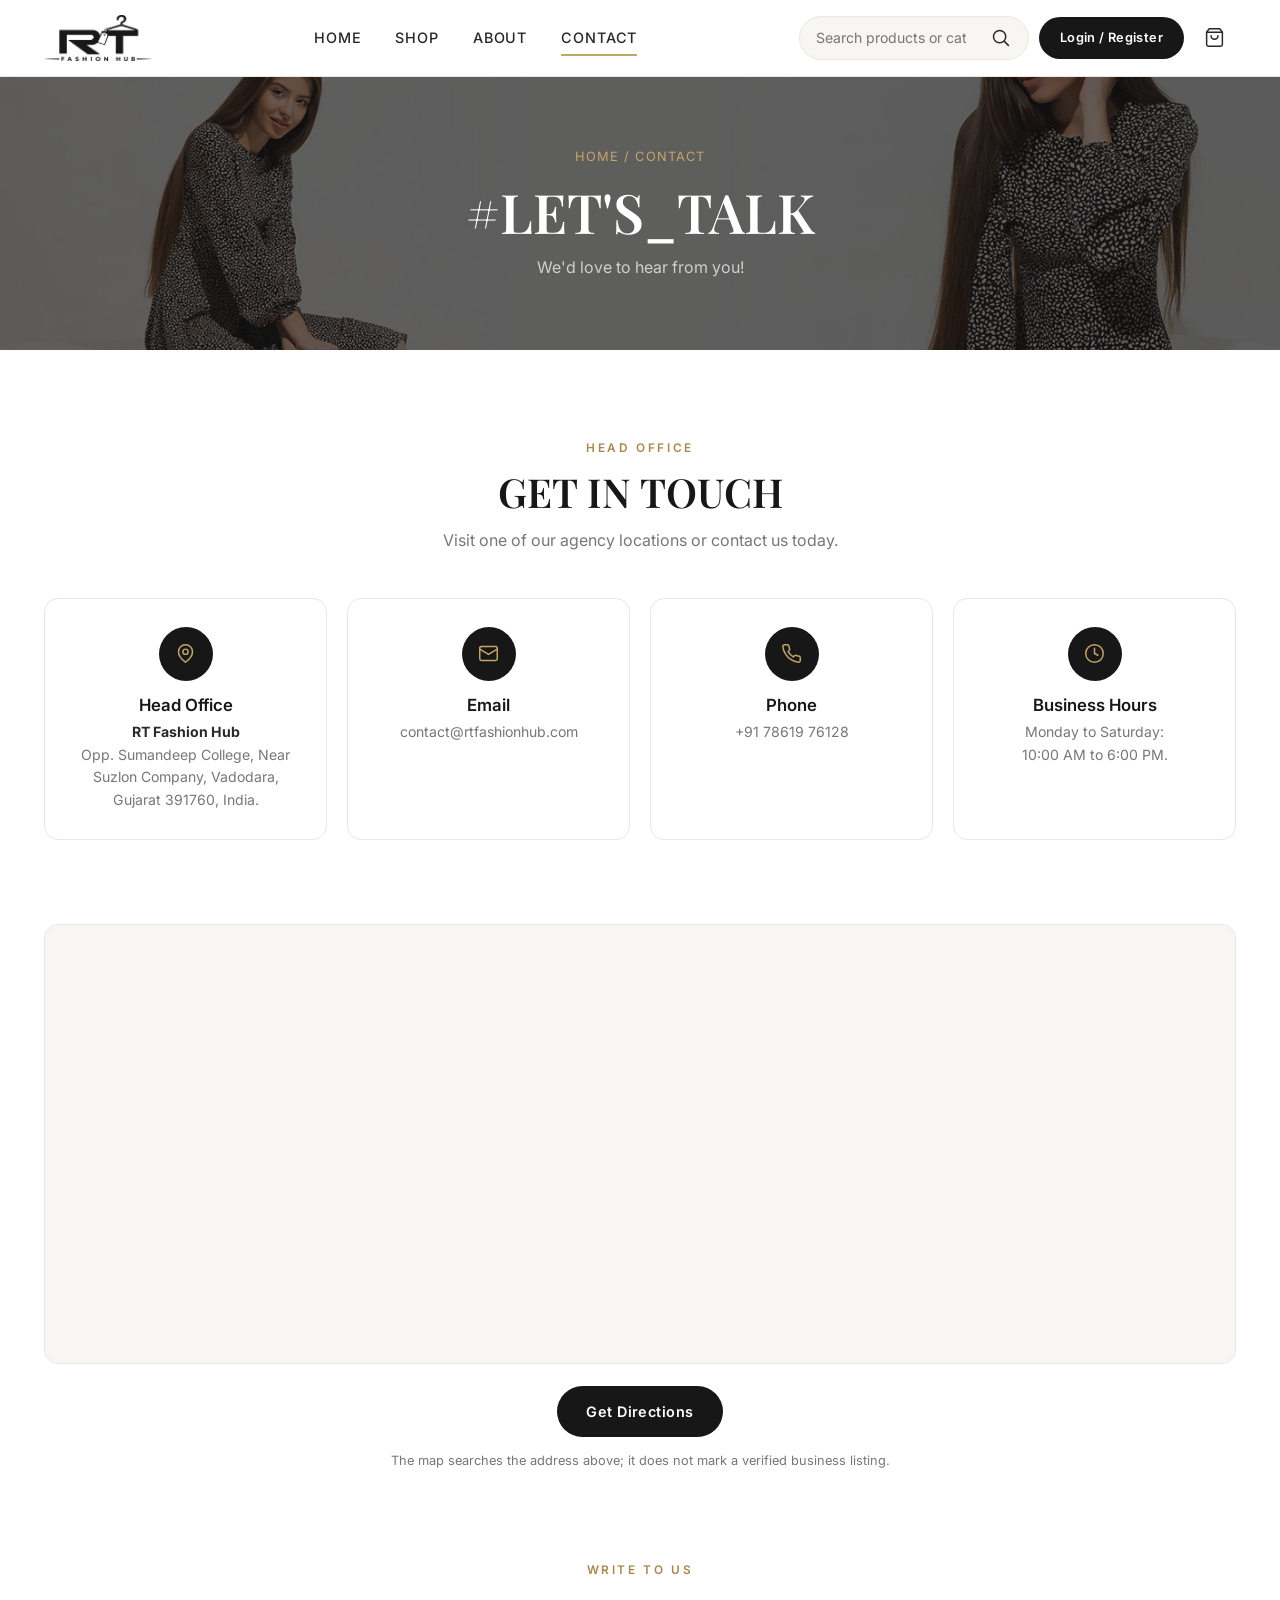
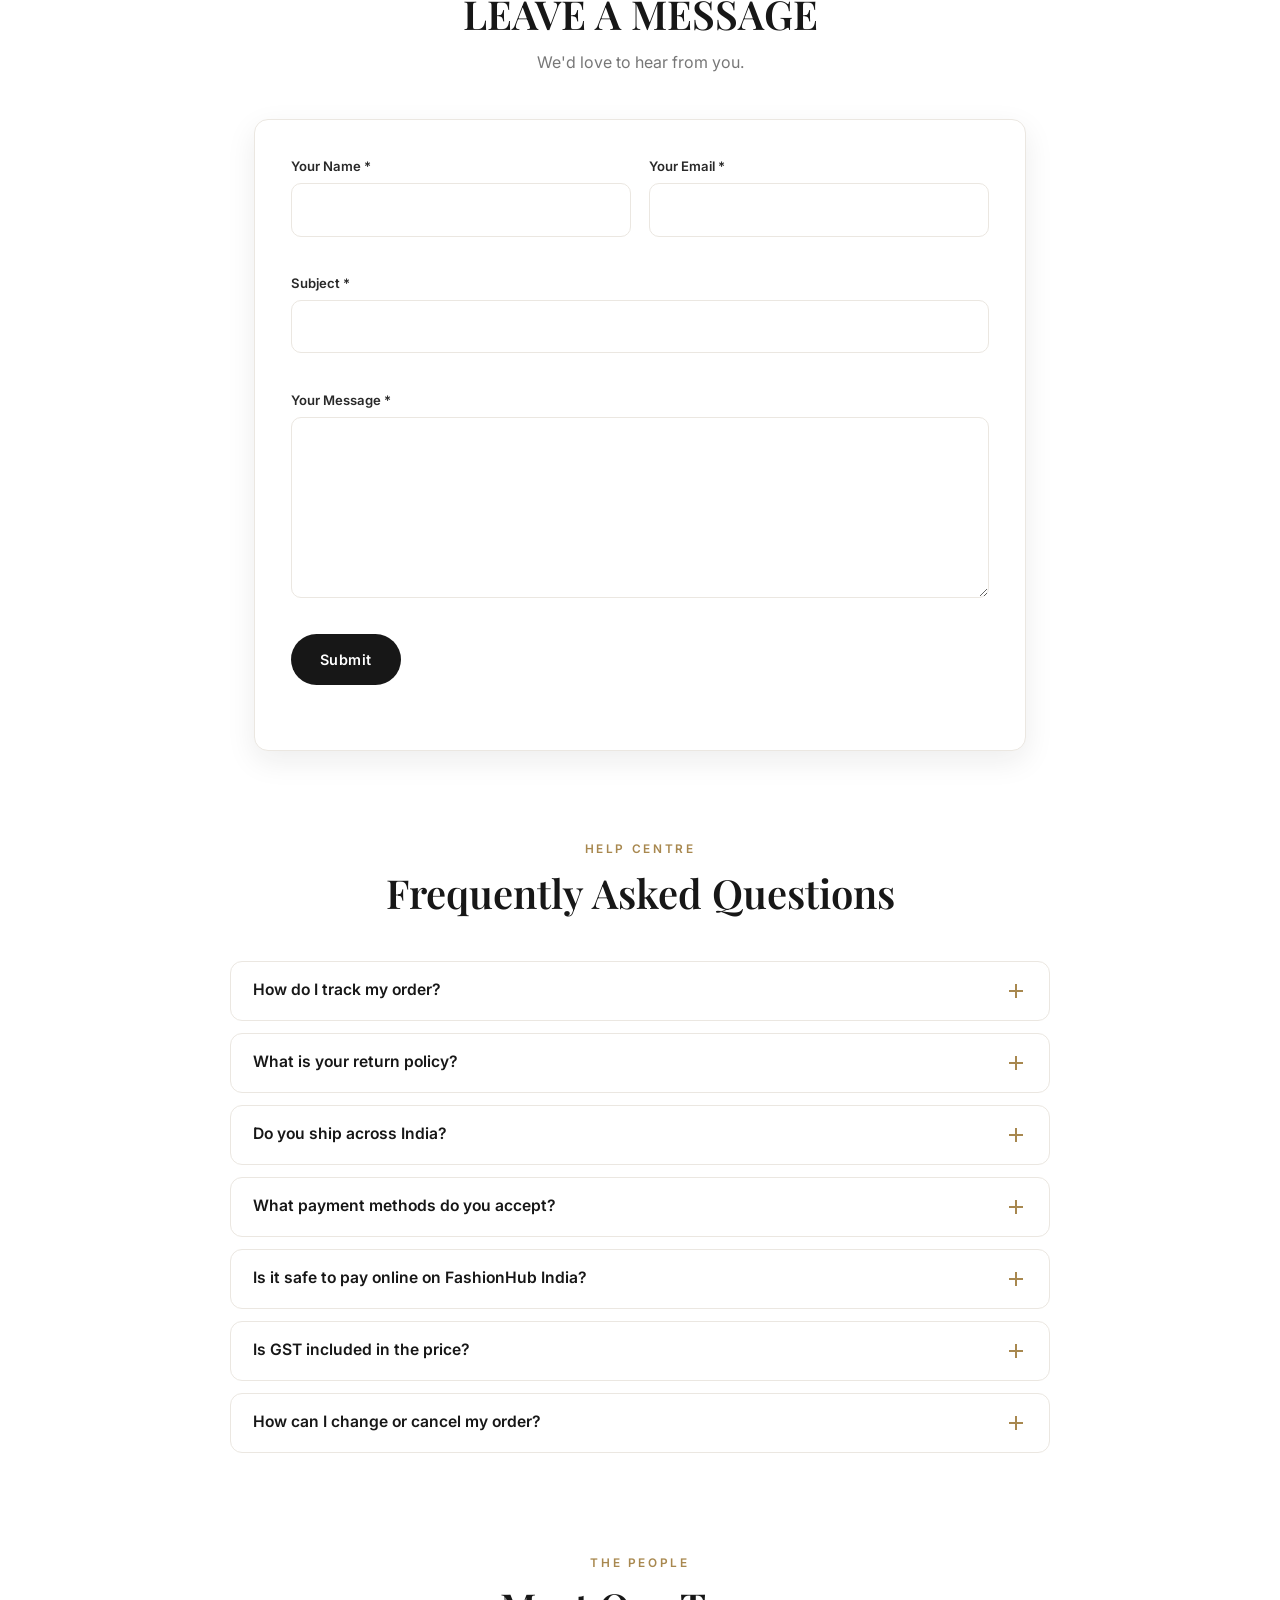
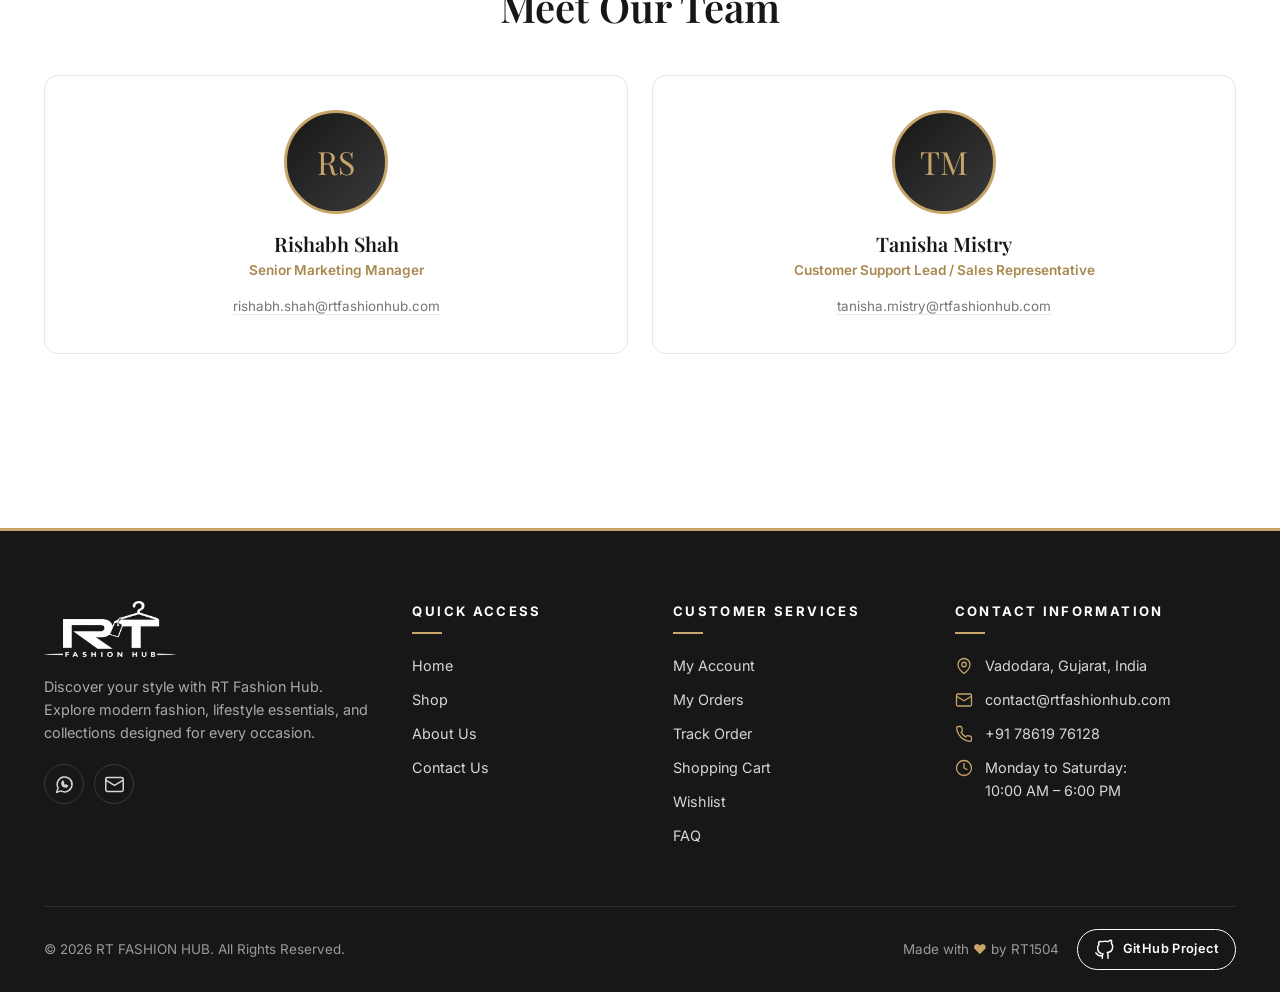
<file: contact.html>
<!DOCTYPE html>
<html lang="en">

<head>
  <meta charset="UTF-8">
  <meta name="viewport" content="width=device-width, initial-scale=1">
  <title>Contact Us | RT Fashion Hub</title>
  <meta name="description"
    content="Contact RT Fashion Hub in Vadodara, Gujarat. Find our address, phone, email, map, FAQs and send us a message.">
  <meta property="og:title" content="Contact Us | RT Fashion Hub">
  <meta property="og:description"
    content="Contact RT Fashion Hub in Vadodara, Gujarat. Find our address, phone, email, map, FAQs and send us a message.">
  <meta property="og:image" content="images/brand/logo.png">
  <link rel="icon" type="image/png" href="images/brand/favicon.png">
  <link rel="preconnect" href="https://fonts.googleapis.com">
  <link rel="preconnect" href="https://fonts.gstatic.com" crossorigin>
  <link
    href="https://fonts.googleapis.com/css2?family=Inter:wght@400;500;600;700&family=Playfair+Display:ital,wght@0,500;0,600;0,700;1,500&display=swap"
    rel="stylesheet">
  <link rel="stylesheet" href="css/styles.css">
</head>

<body data-page="contact">
  <div id="site-header"></div>
  <section class="page-hero page-hero--img" style="--bg-img:url('../images/background/banner4.webp')">
    <div class="crumbs">Home / Contact</div>
    <h1>#LET'S_TALK</h1>
    <p>We'd love to hear from you!</p>
  </section>
  <main>
    <section class="section">
      <div class="container">
        <div class="section-head reveal"><span class="eyebrow">Head Office</span>
          <h2>GET IN TOUCH</h2>
          <p>Visit one of our agency locations or contact us today.</p>
        </div>
        <div class="info-cards">
          <div class="info-card reveal">
            <div class="ico-wrap" data-ico="pin"></div>
            <h3>Head Office</h3>
            <p><b style="color:var(--text)">RT Fashion Hub</b><br>Opp. Sumandeep College, Near Suzlon Company, Vadodara,
              Gujarat 391760, India.</p>
          </div>
          <div class="info-card reveal">
            <div class="ico-wrap" data-ico="mail"></div>
            <h3>Email</h3><a href="mailto:contact@rtfashionhub.com">contact@rtfashionhub.com</a>
          </div>
          <div class="info-card reveal">
            <div class="ico-wrap" data-ico="phone"></div>
            <h3>Phone</h3><a href="tel:+917861976128">+91 78619 76128</a>
          </div>
          <div class="info-card reveal">
            <div class="ico-wrap" data-ico="clock"></div>
            <h3>Business Hours</h3>
            <p>Monday to Saturday:<br>10:00 AM to 6:00 PM.</p>
          </div>
        </div>
      </div>
    </section>
    <section class="section" style="padding-top:0">
      <div class="container">
        <div class="map-wrap reveal"><iframe title="Map showing the RT Fashion Hub address" loading="lazy"
            referrerpolicy="no-referrer-when-downgrade"
            src="https://www.google.com/maps?q=Opp.+Sumandeep+College,+Near+Suzlon+Company,+Vadodara,+Gujarat+391760,+India&output=embed"></iframe>
        </div>
        <div style="text-align:center;margin-top:22px"><a class="btn btn--dark" target="_blank" rel="noopener"
            href="https://www.google.com/maps/dir/?api=1&destination=Opp.+Sumandeep+College,+Near+Suzlon+Company,+Vadodara,+Gujarat+391760,+India">Get
            Directions</a>
          <p class="note">The map searches the address above; it does not mark a verified business listing.</p>
        </div>
      </div>
    </section>
    <section class="section" style="padding-top:0">
      <div class="container" style="max-width:820px">
        <div class="section-head reveal"><span class="eyebrow">Write to us</span>
          <h2>LEAVE A MESSAGE</h2>
          <p>We'd love to hear from you.</p>
        </div>
        <form class="form-card reveal" id="contactForm" novalidate>
          <div class="form-grid">
            <div class="field"><label for="cName">Your Name *</label><input id="cName" name="name" autocomplete="name"
                required><span class="err"></span></div>
            <div class="field"><label for="cEmail">Your Email *</label><input id="cEmail" name="email" type="email"
                autocomplete="email" required><span class="err"></span></div>
            <div class="field full"><label for="cSubject">Subject *</label><input id="cSubject" name="subject"
                required><span class="err"></span></div>
            <div class="field full"><label for="cMsg">Your Message *</label><textarea id="cMsg" name="message" rows="6"
                required></textarea><span class="err"></span></div>
            <div class="full"><button class="btn btn--dark" type="submit" id="cSubmit">Submit</button>
              <div class="form-msg" id="cMsgOut" role="status"></div>
            </div>
          </div>
        </form>
      </div>
    </section>
    <section class="section" id="faq" style="padding-top:0">
      <div class="container">
        <div class="section-head reveal"><span class="eyebrow">Help Centre</span>
          <h2>Frequently Asked Questions</h2>
        </div>
        <div class="faq">
          <div class="faq-item">
            <h3 style="font-family:var(--font)"><button class="faq-q" aria-expanded="false" aria-controls="fa0"
                id="fq0">How do I track my order?<span class="plus"></span></button></h3>
            <div class="faq-a" id="fa0" role="region" aria-labelledby="fq0">
              <p>You can track your order by visiting the Order Tracking page and entering your order number and email
                address.</p>
            </div>
          </div>
          <div class="faq-item">
            <h3 style="font-family:var(--font)"><button class="faq-q" aria-expanded="false" aria-controls="fa1"
                id="fq1">What is your return policy?<span class="plus"></span></button></h3>
            <div class="faq-a" id="fa1" role="region" aria-labelledby="fq1">
              <p>We offer a 30-day return policy for all unworn items in their original packaging. Please visit our
                Returns page for more information.</p>
            </div>
          </div>
          <div class="faq-item">
            <h3 style="font-family:var(--font)"><button class="faq-q" aria-expanded="false" aria-controls="fa2"
                id="fq2">Do you ship across India?<span class="plus"></span></button></h3>
            <div class="faq-a" id="fa2" role="region" aria-labelledby="fq2">
              <p>Yes! We deliver to over 20,000 pin codes across India, including most Tier 2 and Tier 3 towns. Delivery
                times vary by location.</p>
            </div>
          </div>
          <div class="faq-item">
            <h3 style="font-family:var(--font)"><button class="faq-q" aria-expanded="false" aria-controls="fa3"
                id="fq3">What payment methods do you accept?<span class="plus"></span></button></h3>
            <div class="faq-a" id="fa3" role="region" aria-labelledby="fq3">
              <p>We accept Credit/Debit Cards, UPI, NetBanking and Wallets via Razorpay's secure checkout, as well as
                Cash on Delivery (COD) on most pin codes.</p>
            </div>
          </div>
          <div class="faq-item">
            <h3 style="font-family:var(--font)"><button class="faq-q" aria-expanded="false" aria-controls="fa4"
                id="fq4">Is it safe to pay online on FashionHub India?<span class="plus"></span></button></h3>
            <div class="faq-a" id="fa4" role="region" aria-labelledby="fq4">
              <p>Absolutely. All online payments are processed by Razorpay, a PCI-DSS Level 1 certified payment gateway.
                We never see or store your card, UPI or banking details.</p>
            </div>
          </div>
          <div class="faq-item">
            <h3 style="font-family:var(--font)"><button class="faq-q" aria-expanded="false" aria-controls="fa5"
                id="fq5">Is GST included in the price?<span class="plus"></span></button></h3>
            <div class="faq-a" id="fa5" role="region" aria-labelledby="fq5">
              <p>Yes, all prices shown are inclusive-ready — GST (5%) is calculated and shown separately at checkout for
                full transparency.</p>
            </div>
          </div>
          <div class="faq-item">
            <h3 style="font-family:var(--font)"><button class="faq-q" aria-expanded="false" aria-controls="fa6"
                id="fq6">How can I change or cancel my order?<span class="plus"></span></button></h3>
            <div class="faq-a" id="fa6" role="region" aria-labelledby="fq6">
              <p>Orders can be modified or cancelled within 1 hour of placement. Please contact our customer support
                immediately for assistance.</p>
            </div>
          </div>
        </div>
      </div>
    </section>
    <section class="section" style="padding-top:0">
      <div class="container">
        <div class="section-head reveal"><span class="eyebrow">The People</span>
          <h2>Meet Our Team</h2>
        </div>
        <div class="team">
          <div class="member reveal">
            <div class="avatar" role="img" aria-label="Rishabh Shah profile placeholder">RS</div>
            <h3>Rishabh Shah</h3>
            <div class="role">Senior Marketing Manager</div><a class="mail"
              href="mailto:rishabh.shah@rtfashionhub.com">rishabh.shah@rtfashionhub.com</a>
          </div>
          <div class="member reveal">
            <div class="avatar" role="img" aria-label="Tanisha Mistry profile placeholder">TM</div>
            <h3>Tanisha Mistry</h3>
            <div class="role">Customer Support Lead / Sales Representative</div><a class="mail"
              href="mailto:tanisha.mistry@rtfashionhub.com">tanisha.mistry@rtfashionhub.com</a>
          </div>
        </div>
      </div>
    </section>
  </main>
  <div id="site-footer"></div>
  <script src="js/config.js"></script>
  <script src="js/products-data.js"></script>
  <script src="js/store.js"></script>
  <script src="js/components.js"></script>
  <script src="js/contact.js"></script>
</body>
</html>
</file>
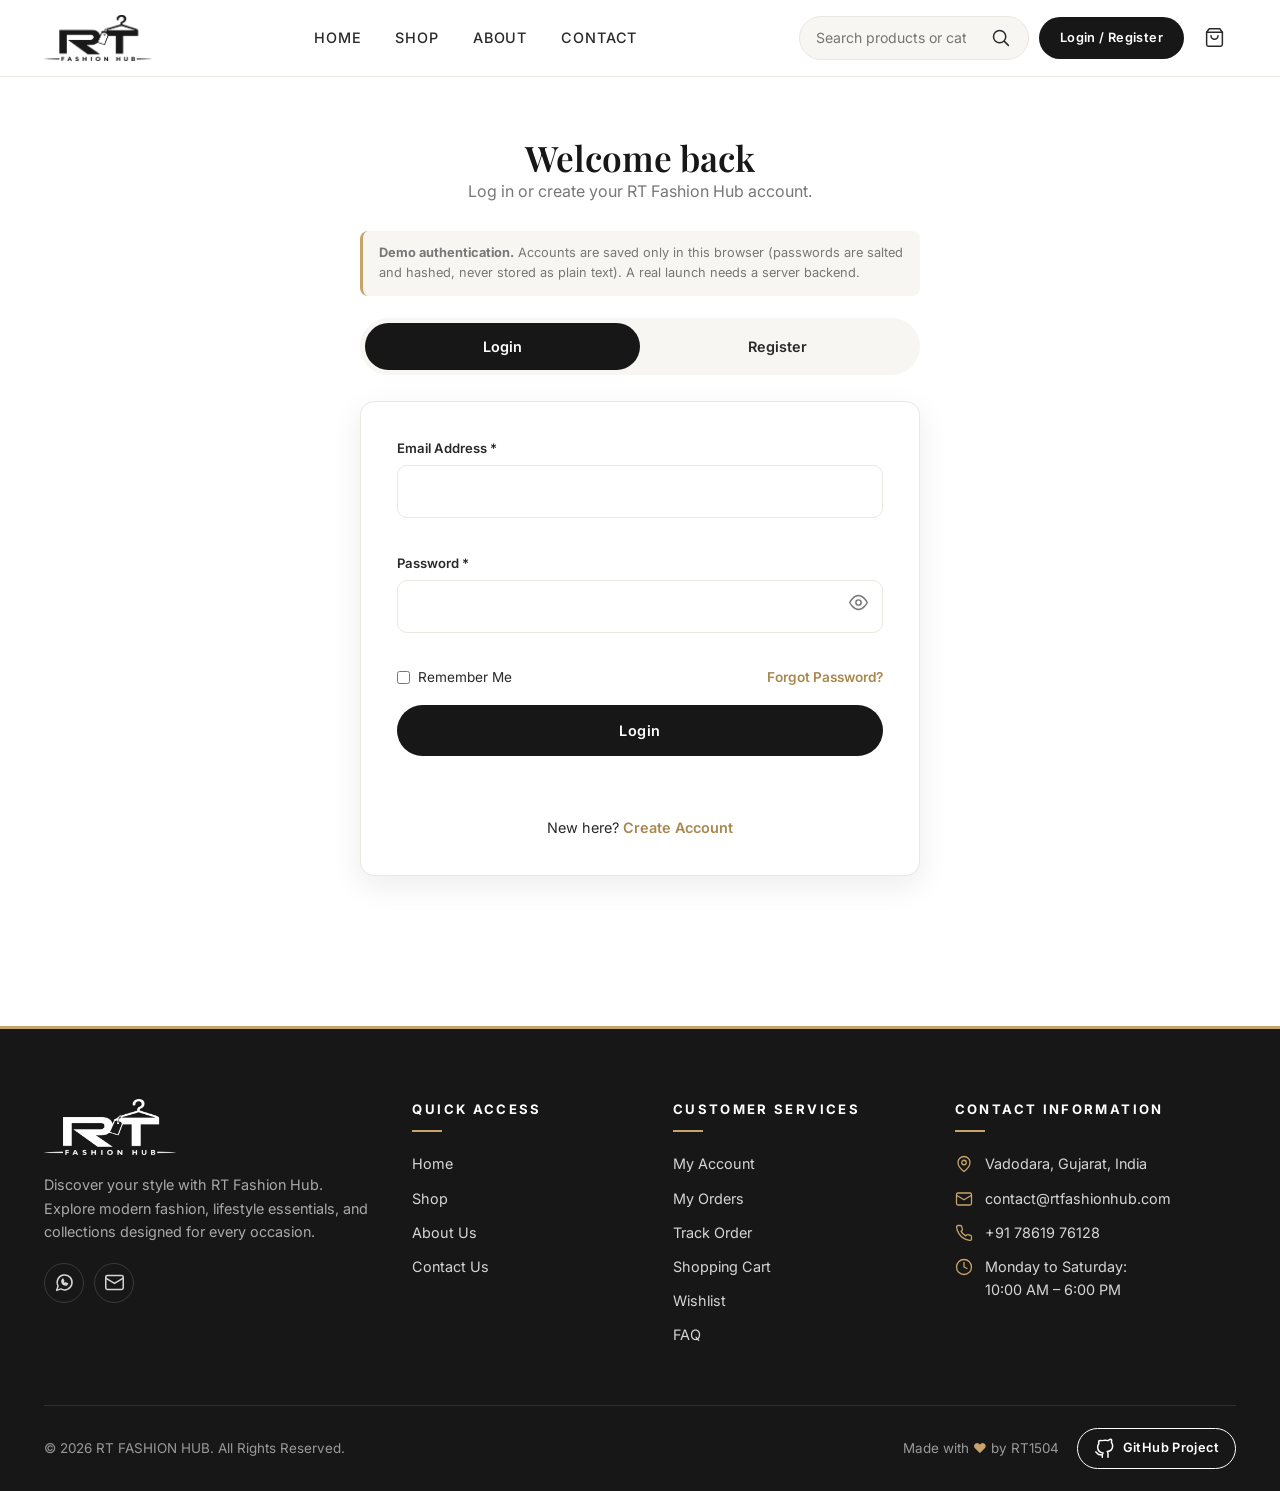
<file: login.html>
<!DOCTYPE html>
<html lang="en">

<head>
    <meta charset="UTF-8">
    <meta name="viewport" content="width=device-width, initial-scale=1">
    <title>Login or Register | RT Fashion Hub</title>
    <meta name="description"
        content="Log in or create your RT Fashion Hub account to track orders, save your wishlist and check out faster.">
    <meta property="og:title" content="Login or Register | RT Fashion Hub">
    <meta property="og:description"
        content="Log in or create your RT Fashion Hub account to track orders, save your wishlist and check out faster.">
    <meta property="og:image" content="images/brand/logo.png">
    <link rel="icon" type="image/png" href="images/brand/favicon.png">
    <link rel="preconnect" href="https://fonts.googleapis.com">
    <link rel="preconnect" href="https://fonts.gstatic.com" crossorigin>
    <link
        href="https://fonts.googleapis.com/css2?family=Inter:wght@400;500;600;700&family=Playfair+Display:ital,wght@0,500;0,600;0,700;1,500&display=swap"
        rel="stylesheet">
    <link rel="stylesheet" href="css/styles.css">
</head>

<body data-page="login">
    <div id="site-header"></div>
    <main class="section--tight" style="padding:60px 0">
        <div class="container">
            <div class="auth-wrap">
                <div style="text-align:center;margin-bottom:26px">
                    <h1 style="font-size:2.2rem" id="authTitle">Welcome back</h1>
                    <p style="color:var(--muted)">Log in or create your RT Fashion Hub account.</p>
                </div>
                <div class="demo-note"><b>Demo authentication.</b> Accounts are saved only in this browser (passwords
                    are salted and hashed, never stored as plain text). A real launch needs a server backend.</div>
                <div class="tabs" role="tablist"><button class="on" role="tab" id="tabLogin"
                        aria-selected="true">Login</button><button role="tab" id="tabReg"
                        aria-selected="false">Register</button></div>
                <form class="form-card" id="loginForm" novalidate>
                    <div style="display:grid;gap:16px">
                        <div class="field"><label for="lEmail">Email Address *</label><input id="lEmail" type="email"
                                autocomplete="email" required><span class="err"></span></div>
                        <div class="field"><label for="lPass">Password *</label>
                            <div class="pw"><input id="lPass" type="password" autocomplete="current-password"
                                    required><button type="button" data-toggle="lPass" aria-label="Show password"
                                    data-ico="eye"></button></div><span class="err"></span>
                        </div>
                        <div class="row-between"><label class="check"><input type="checkbox" id="lRemember"> Remember
                                Me</label><a href="#" class="link" id="forgotLink">Forgot Password?</a></div>
                        <button class="btn btn--dark btn--block" type="submit">Login</button>
                        <div class="form-msg" id="lOut" role="status"></div>
                        <p style="text-align:center;font-size:.9rem">New here? <a href="#register" class="link"
                                id="toReg">Create Account</a></p>
                    </div>
                </form>
                <form class="form-card" id="regForm" novalidate hidden>
                    <div class="form-grid">
                        <div class="field full"><label for="rName">Full Name *</label><input id="rName"
                                autocomplete="name" required><span class="err"></span></div>
                        <div class="field"><label for="rEmail">Email Address *</label><input id="rEmail" type="email"
                                autocomplete="email" required><span class="err"></span></div>
                        <div class="field"><label for="rMobile">Mobile Number *</label><input id="rMobile" type="tel"
                                autocomplete="tel" placeholder="10-digit mobile" required><span class="err"></span>
                        </div>
                        <div class="field"><label for="rPass">Password *</label>
                            <div class="pw"><input id="rPass" type="password" autocomplete="new-password"
                                    required><button type="button" data-toggle="rPass" aria-label="Show password"
                                    data-ico="eye"></button></div><span class="err"></span>
                        </div>
                        <div class="field"><label for="rPass2">Confirm Password *</label>
                            <div class="pw"><input id="rPass2" type="password" autocomplete="new-password"
                                    required><button type="button" data-toggle="rPass2" aria-label="Show password"
                                    data-ico="eye"></button></div><span class="err"></span>
                        </div>
                        <div class="field full"><label for="rAddr">Address (optional)</label><textarea id="rAddr"
                                rows="3" autocomplete="street-address"></textarea></div>
                        <div class="full"><label class="check"><input type="checkbox" id="rTerms"> I accept the Terms
                                &amp; Conditions *</label><span class="err" id="rTermsErr"
                                style="color:var(--danger);font-size:.76rem"></span></div>
                        <div class="full"><button class="btn btn--dark btn--block" type="submit">Create Account</button>
                            <div class="form-msg" id="rOut" role="status"></div>
                            <p style="text-align:center;font-size:.9rem;margin-top:12px">Already registered? <a
                                    href="#login" class="link" id="toLogin">Login</a></p>
                        </div>
                    </div>
                </form>
            </div>
        </div>
    </main>
    <div class="modal" id="forgotModal" role="dialog" aria-modal="true" aria-labelledby="fTitle">
        <div class="box"><button class="icon-btn" style="position:absolute;top:10px;right:10px" id="fClose"
                aria-label="Close" data-ico="x"></button>
            <h3 id="fTitle" style="margin-bottom:8px">Forgot password</h3>
            <p class="note" style="margin:0 0 16px">Email-based reset needs a server and email service, which this
                static site doesn't have. For this demo you can set a new password on this device.</p>
            <form id="forgotForm" novalidate style="display:grid;gap:14px">
                <div class="field"><label for="fEmail">Account email</label><input id="fEmail" type="email" required>
                </div>
                <div class="field"><label for="fPass">New password *</label>
                    <div class="pw"><input id="fPass" type="password" autocomplete="new-password" required><button
                            type="button" data-toggle="fPass" aria-label="Show password" data-ico="eye"></button></div>
                    <span class="err"></span>
                </div><button class="btn btn--dark btn--block" type="submit">Reset password (demo)</button>
                <div class="form-msg" id="fOut" role="status"></div>
            </form>
        </div>
    </div>
    <div id="site-footer"></div>
    <script src="js/config.js"></script>
    <script src="js/products-data.js"></script>
    <script src="js/store.js"></script>
    <script src="js/components.js"></script>
    <script src="js/auth.js"></script>
</body>

</html>
</file>
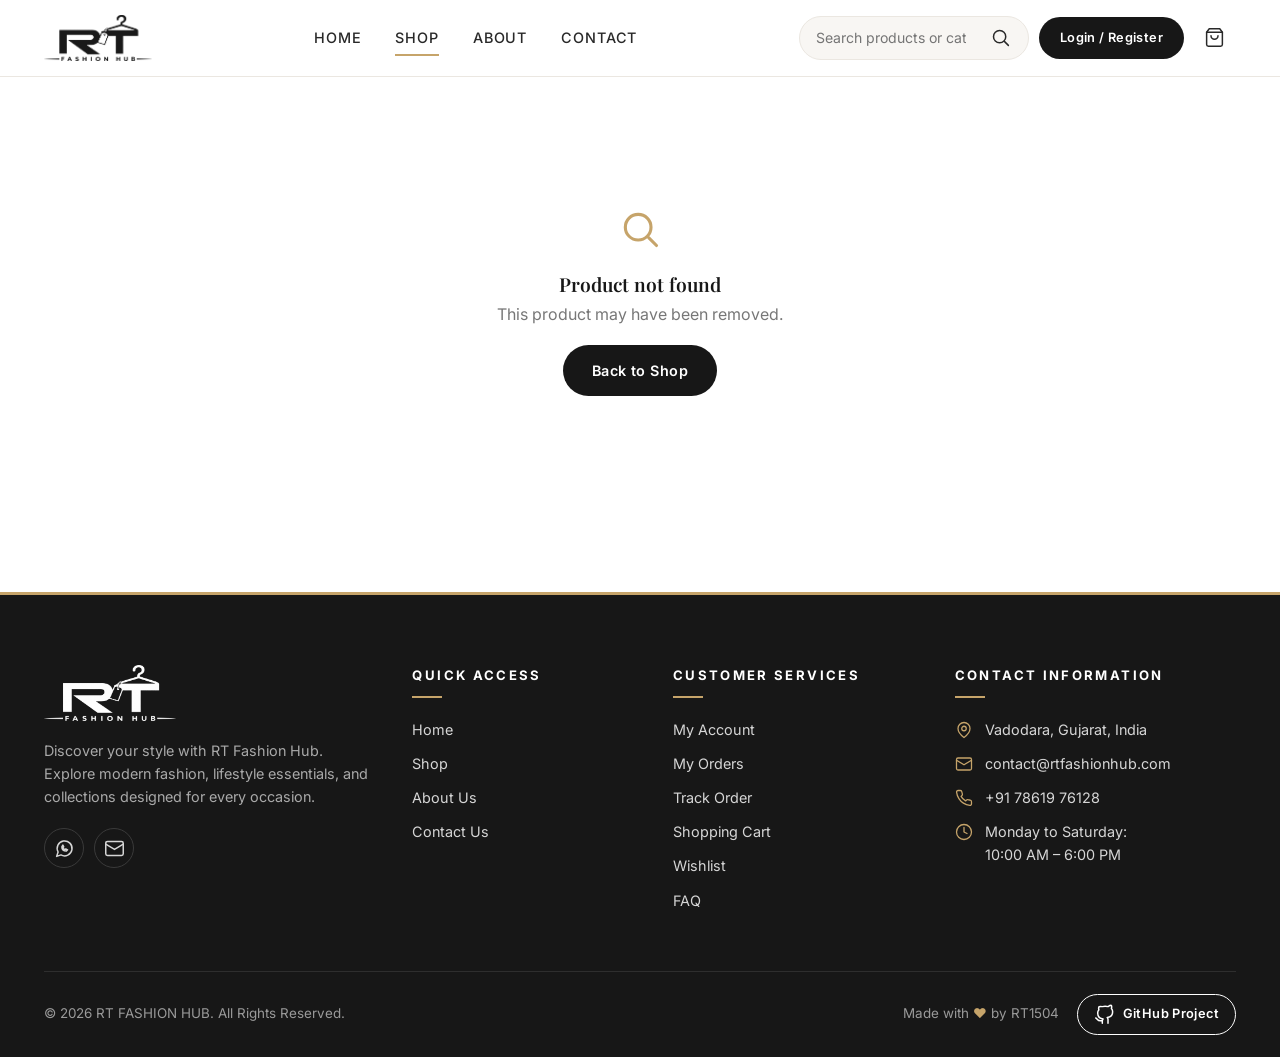
<file: product.html>
<!DOCTYPE html>
<html lang="en">

<head>
    <meta charset="UTF-8">
    <meta name="viewport" content="width=device-width, initial-scale=1">
    <title>Product Details | RT Fashion Hub</title>
    <meta name="description" content="View product details, ratings and price at RT Fashion Hub.">
    <meta property="og:title" content="Product Details | RT Fashion Hub">
    <meta property="og:description" content="View product details, ratings and price at RT Fashion Hub.">
    <meta property="og:image" content="images/brand/logo.png">
    <link rel="icon" type="image/png" href="images/brand/favicon.png">
    <link rel="preconnect" href="https://fonts.googleapis.com">
    <link rel="preconnect" href="https://fonts.gstatic.com" crossorigin>
    <link
        href="https://fonts.googleapis.com/css2?family=Inter:wght@400;500;600;700&family=Playfair+Display:ital,wght@0,500;0,600;0,700;1,500&display=swap"
        rel="stylesheet">
    <link rel="stylesheet" href="css/styles.css">
</head>

<body data-page="shop">
    <div id="site-header"></div>
    <main class="section--tight">
        <div class="container">
            <div class="crumbs" id="pcrumbs" style="color:var(--muted);margin-bottom:24px"></div>
            <div id="detail">
                <div class="skeleton"></div>
            </div>
            <div style="margin-top:80px">
                <div class="section-head">
                    <h2>You May Also Like</h2>
                </div>
                <div class="product-grid" id="related"></div>
            </div>
        </div>
    </main>
    <div id="site-footer"></div>
    <script src="js/config.js"></script>
    <script src="js/products-data.js"></script>
    <script src="js/store.js"></script>
    <script src="js/components.js"></script>
    <script src="js/product.js"></script>
</body>

</html>
</file>
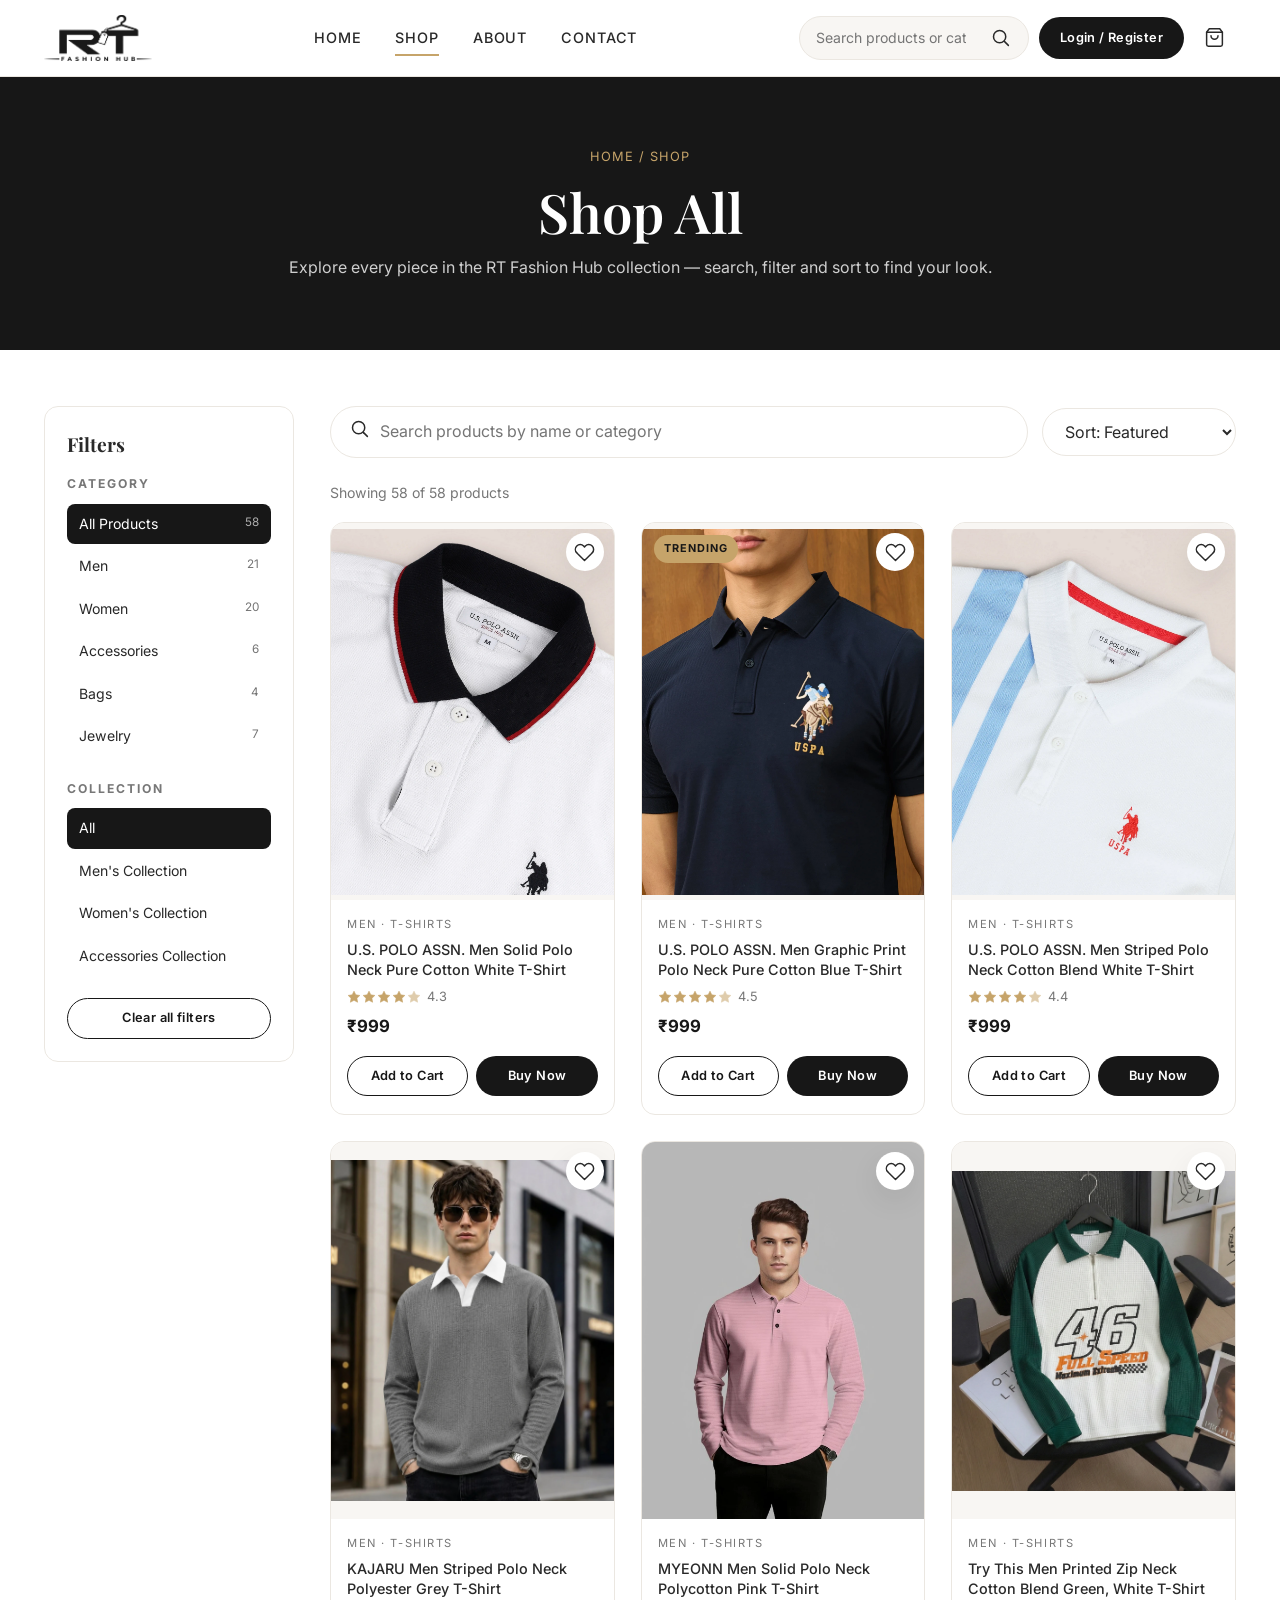
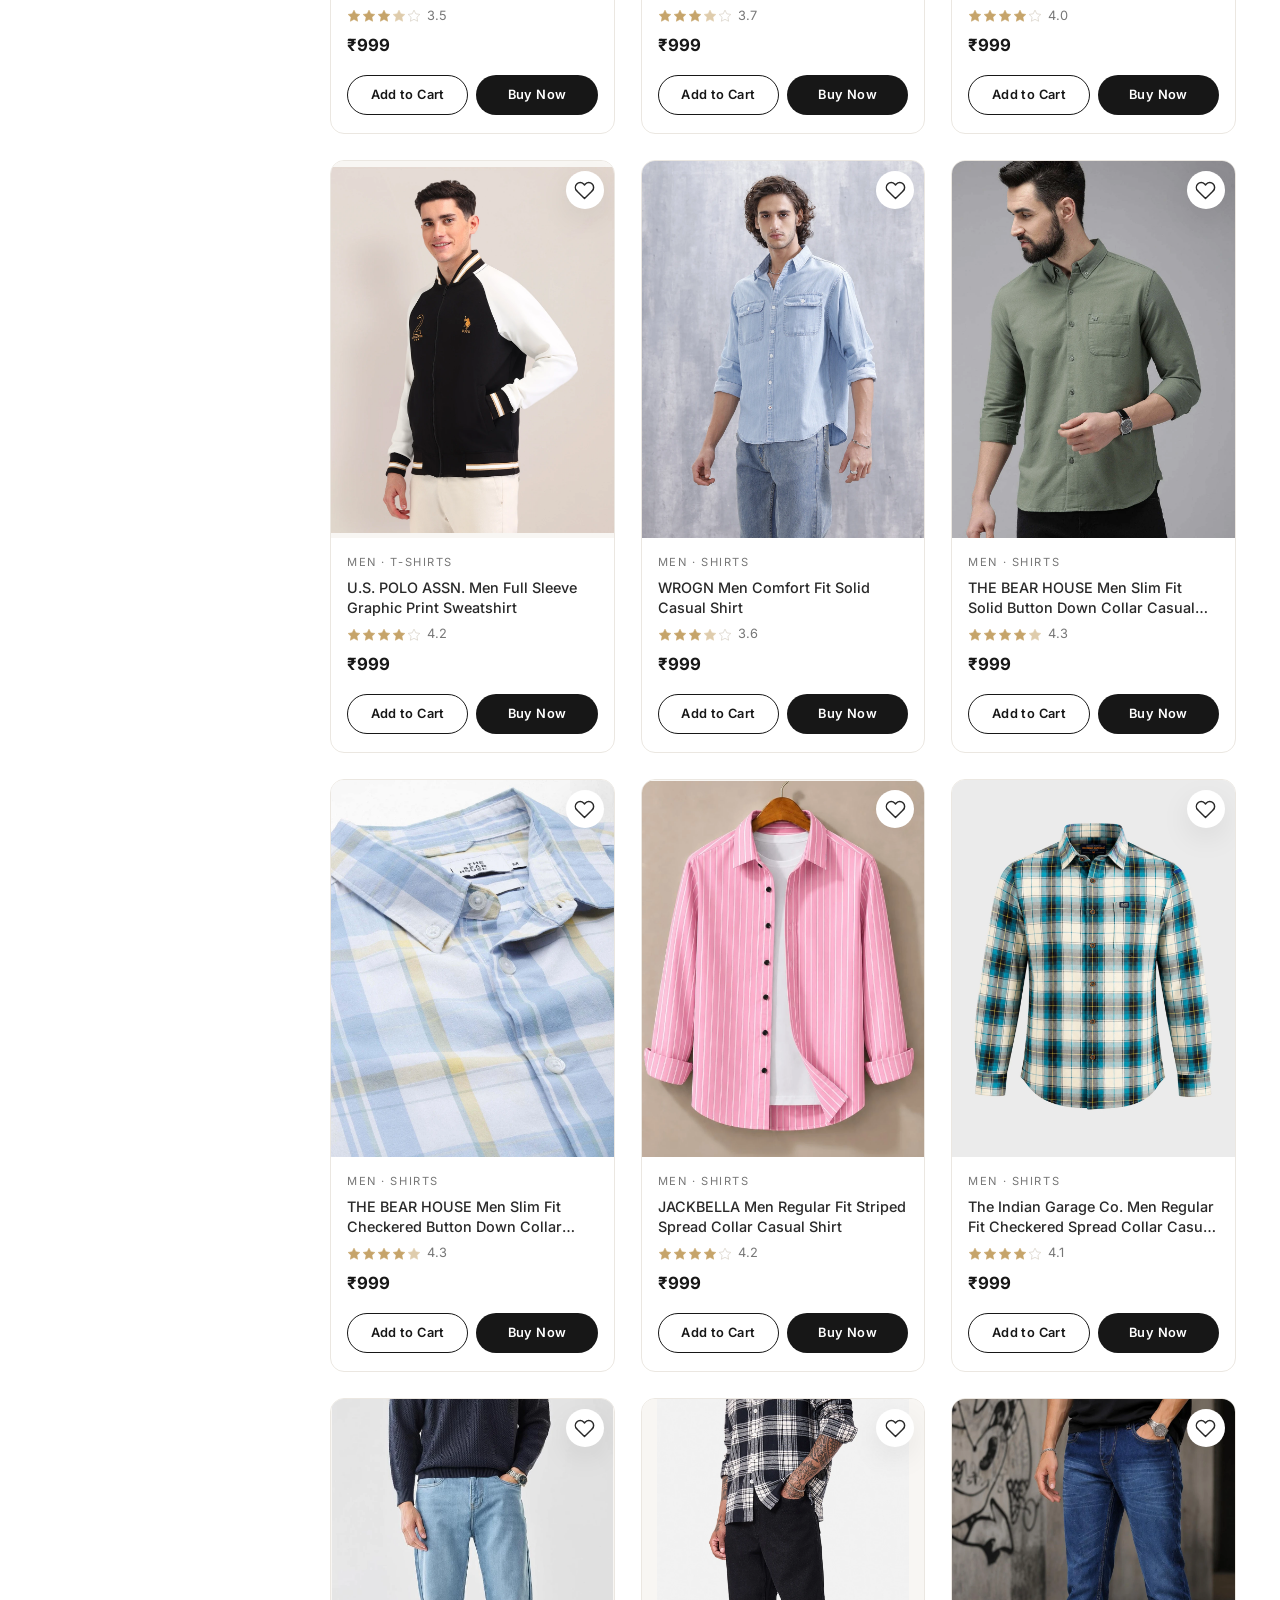
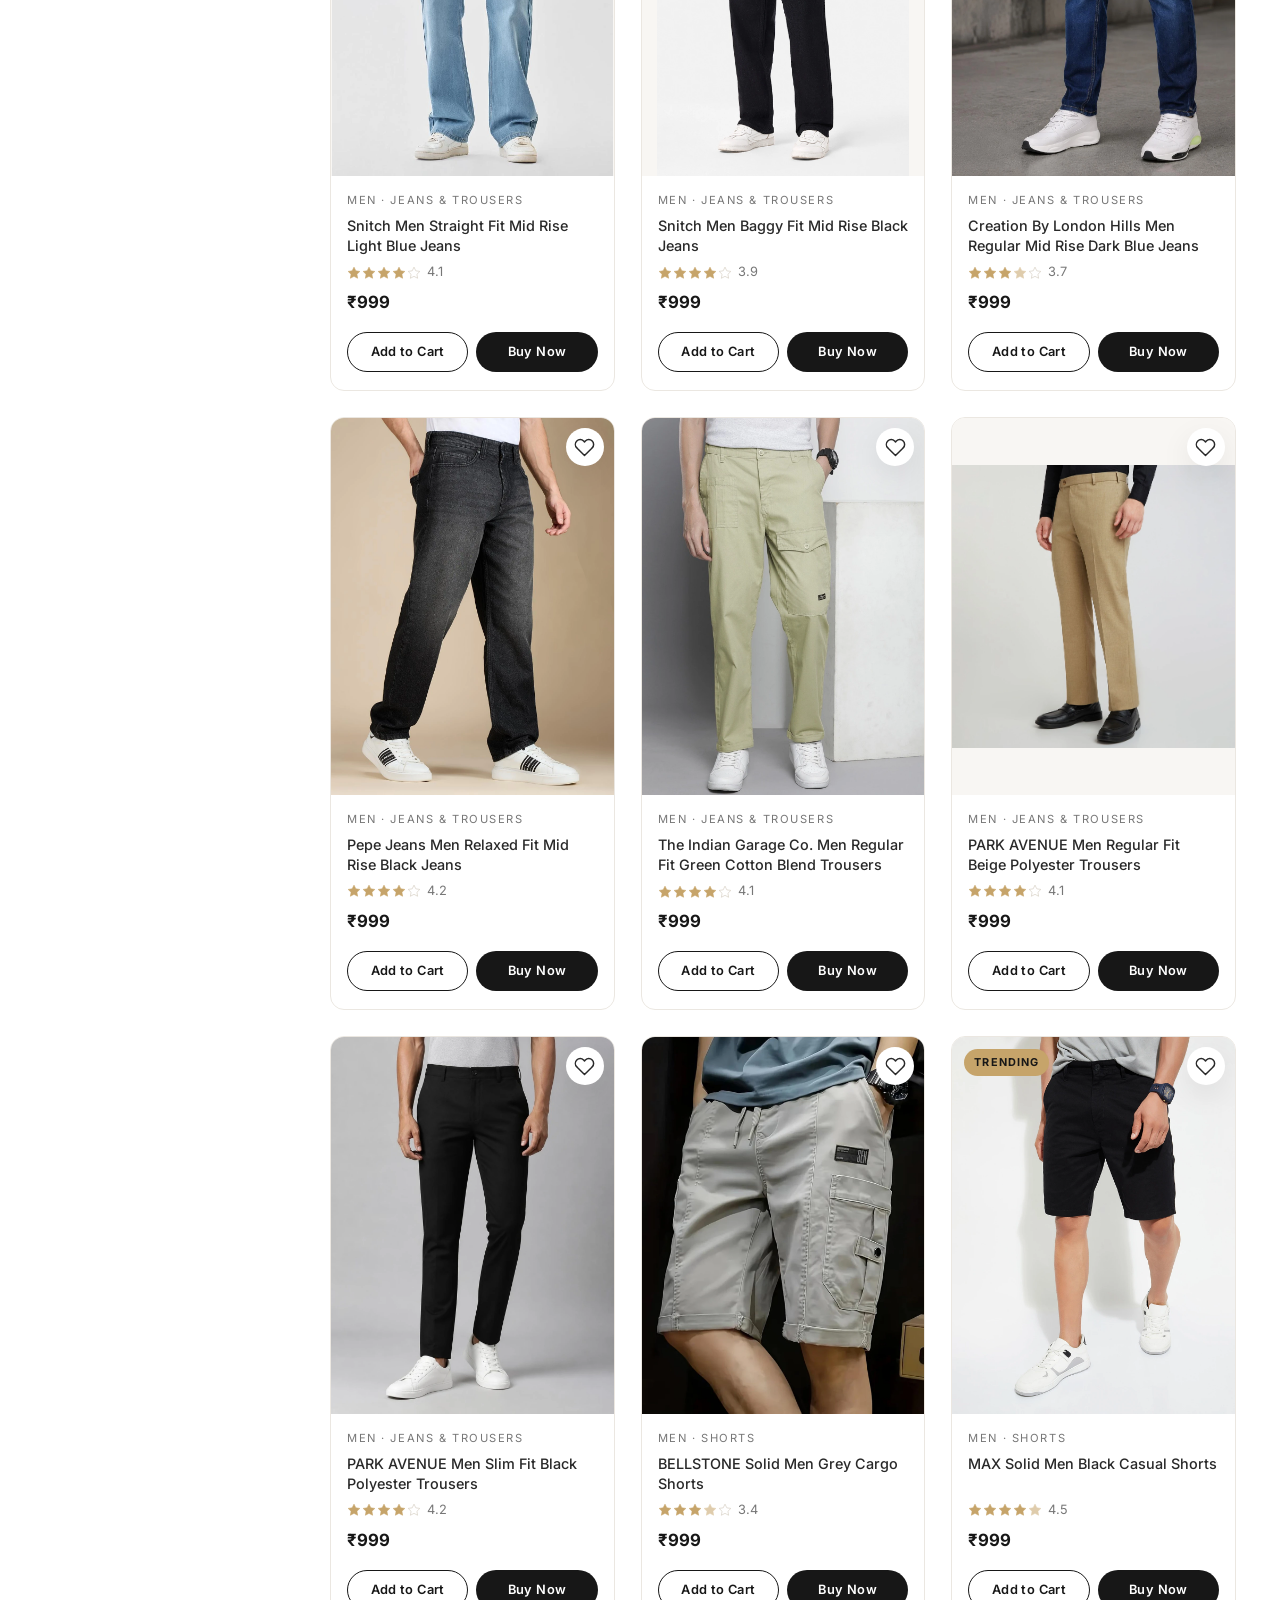
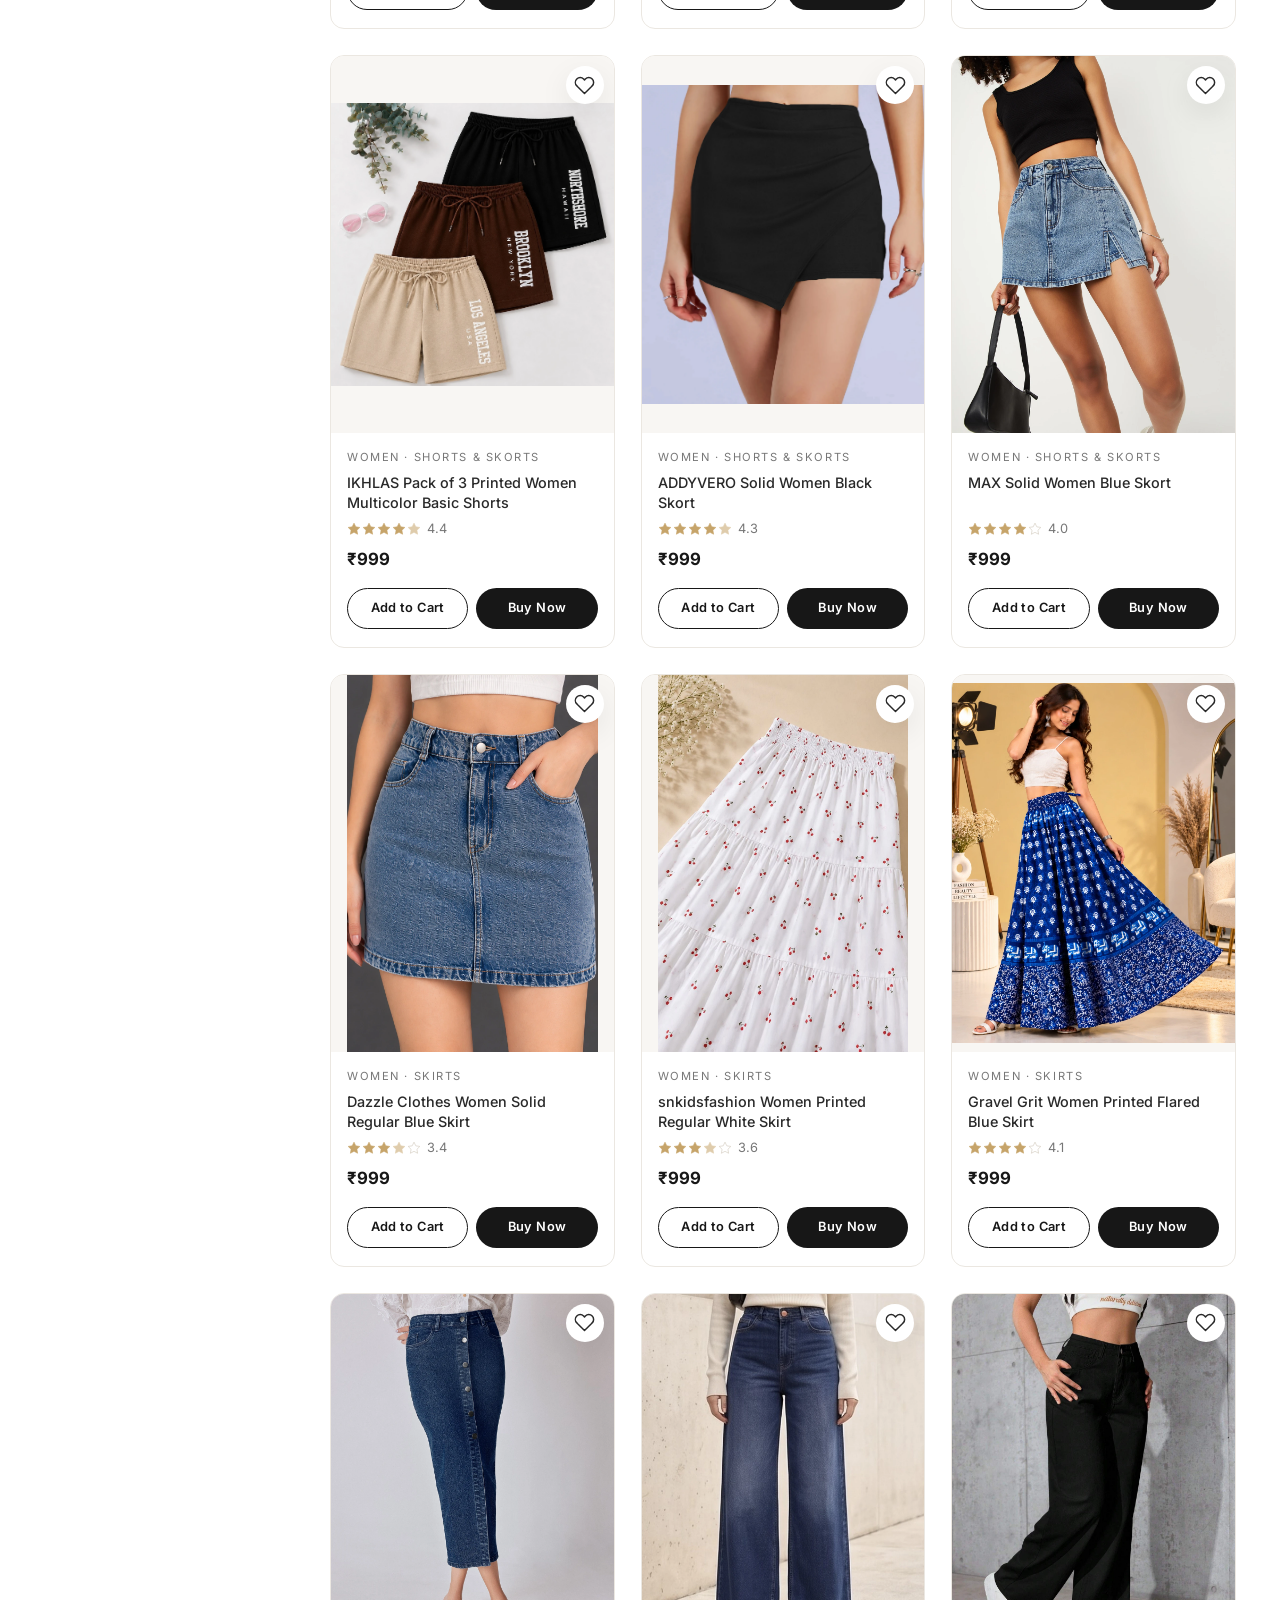
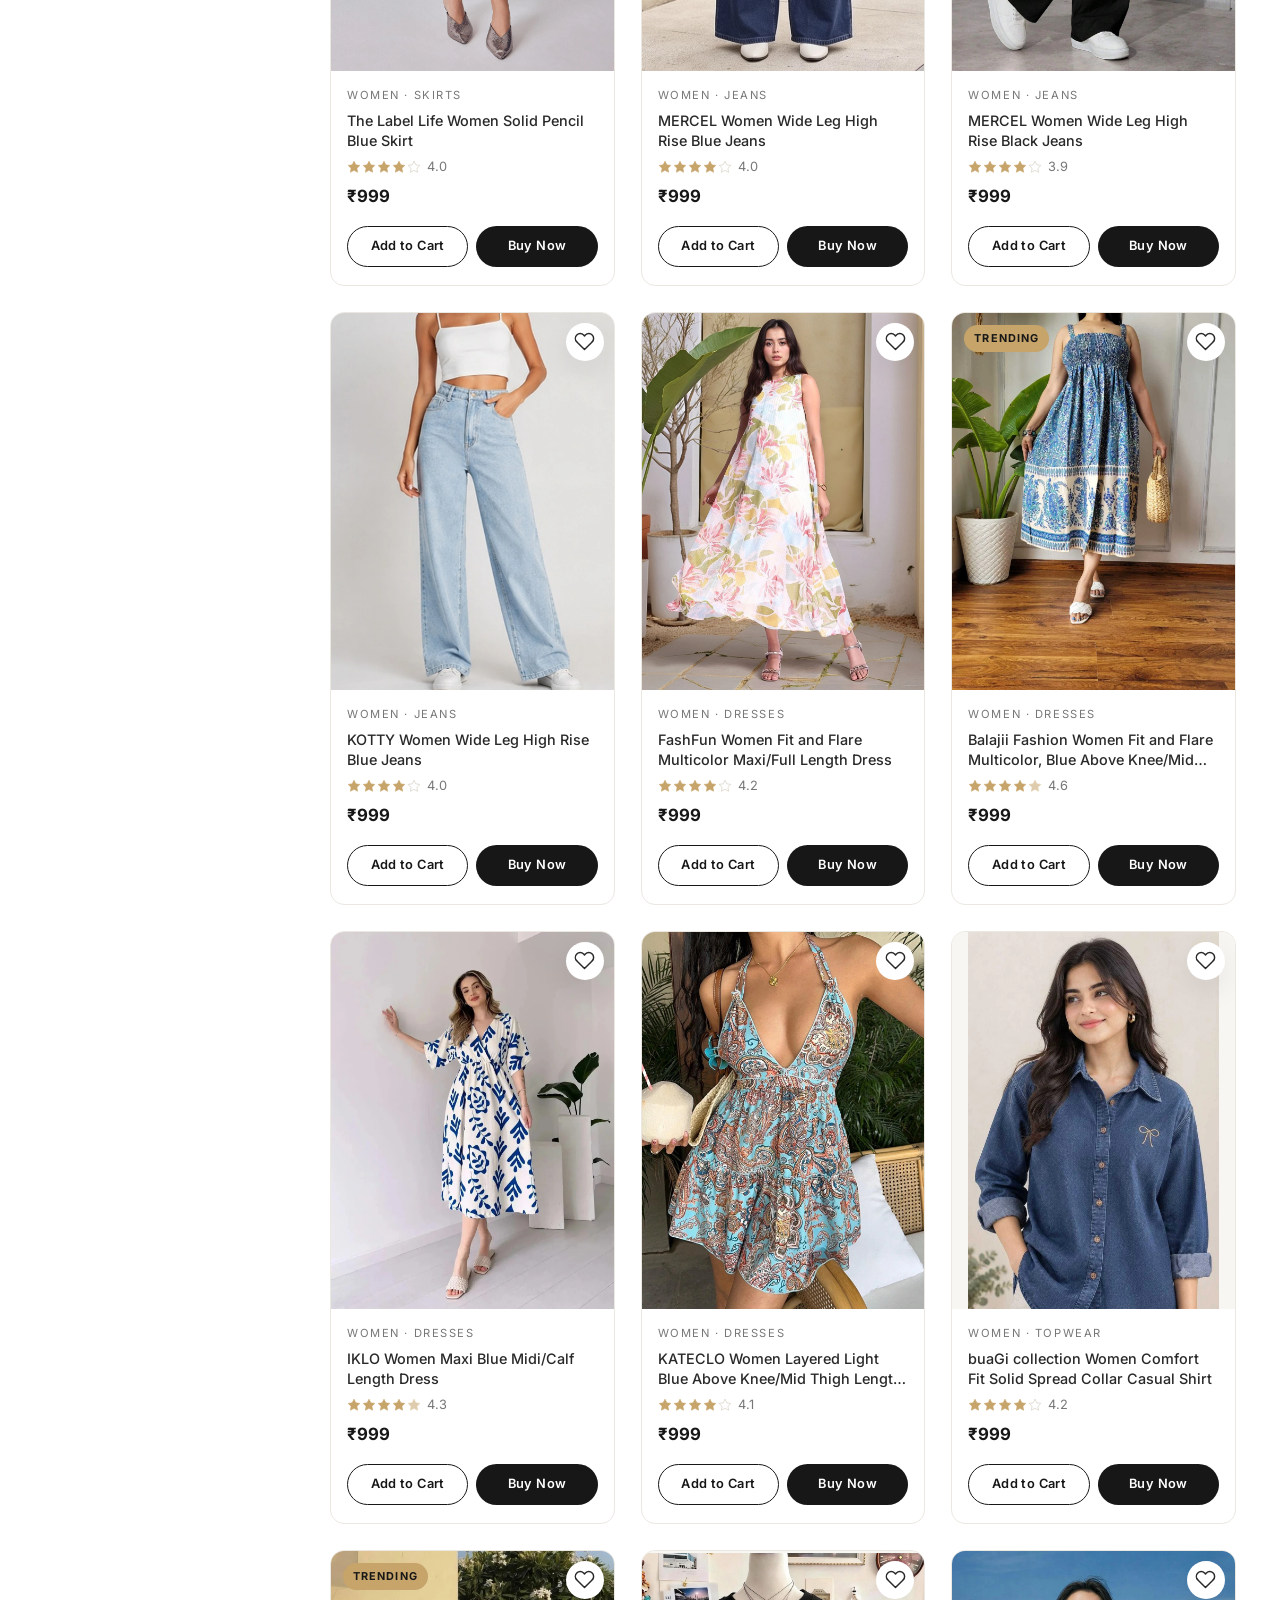
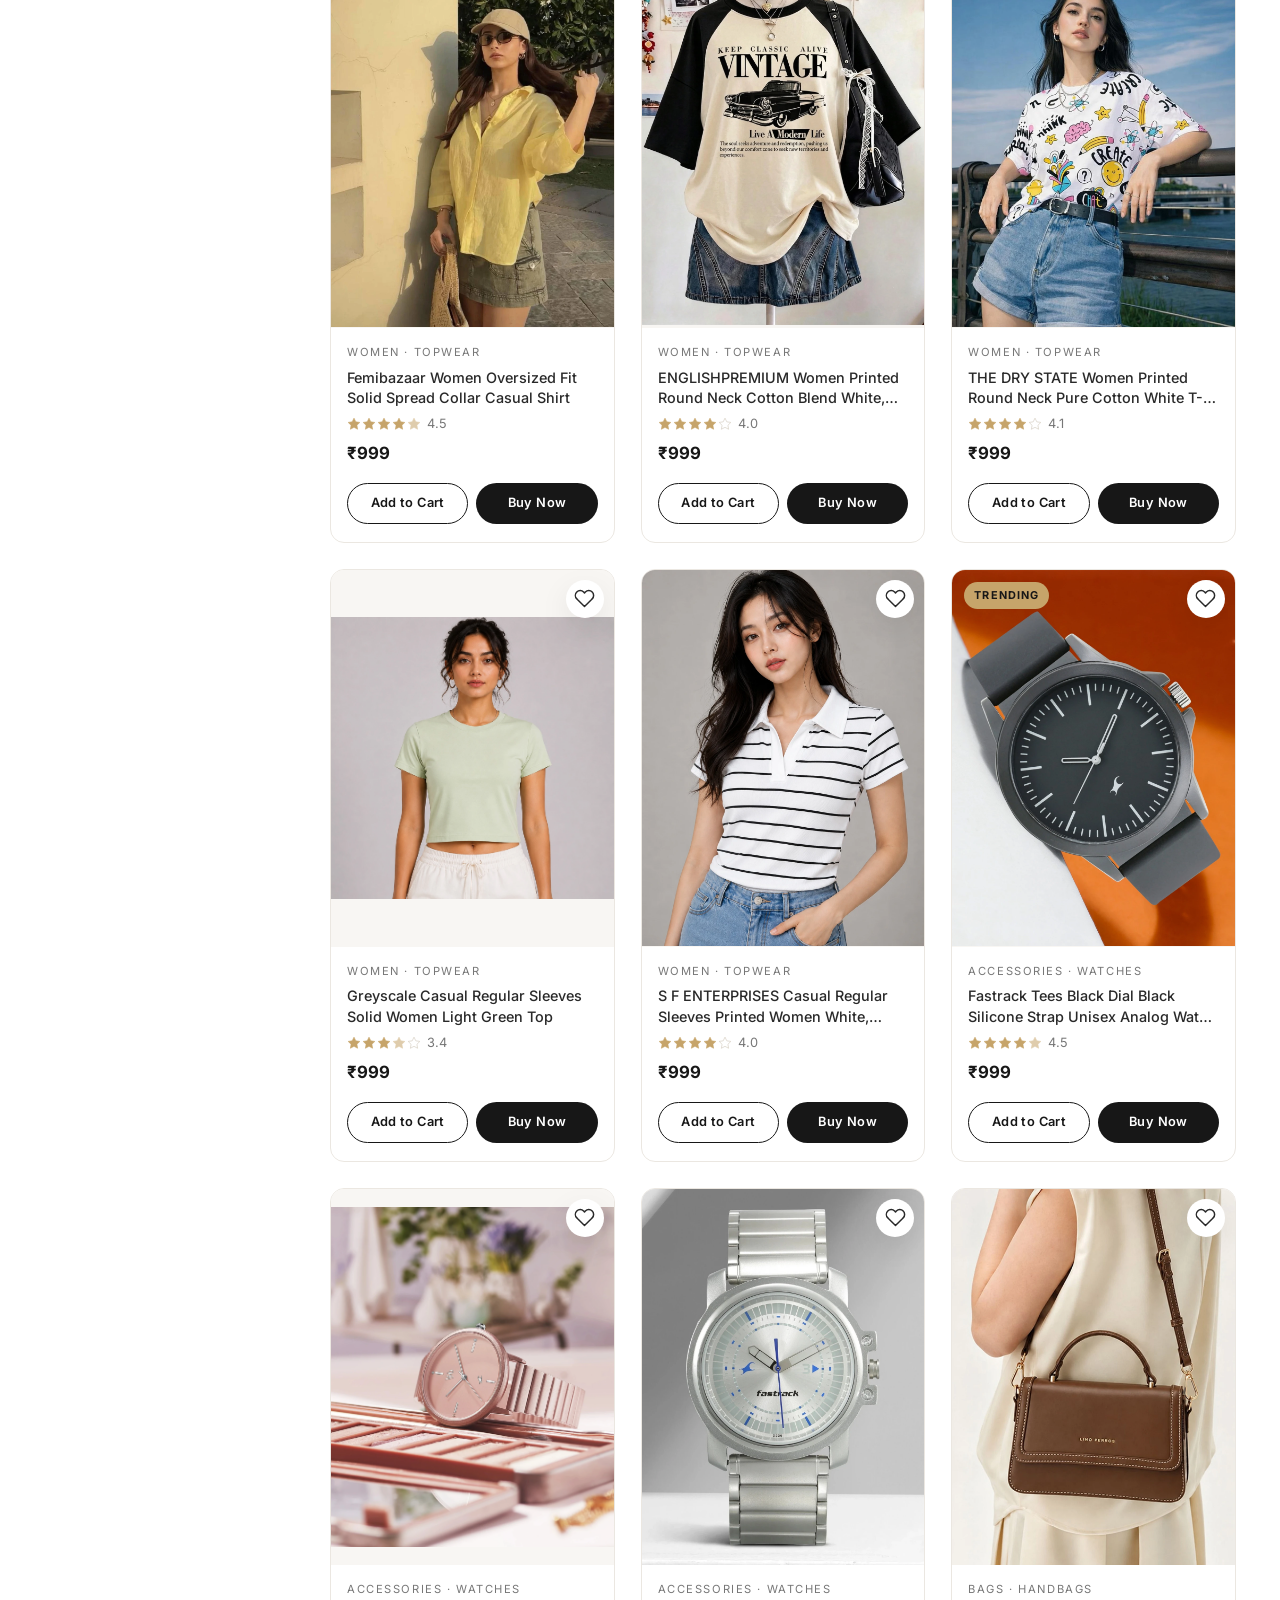
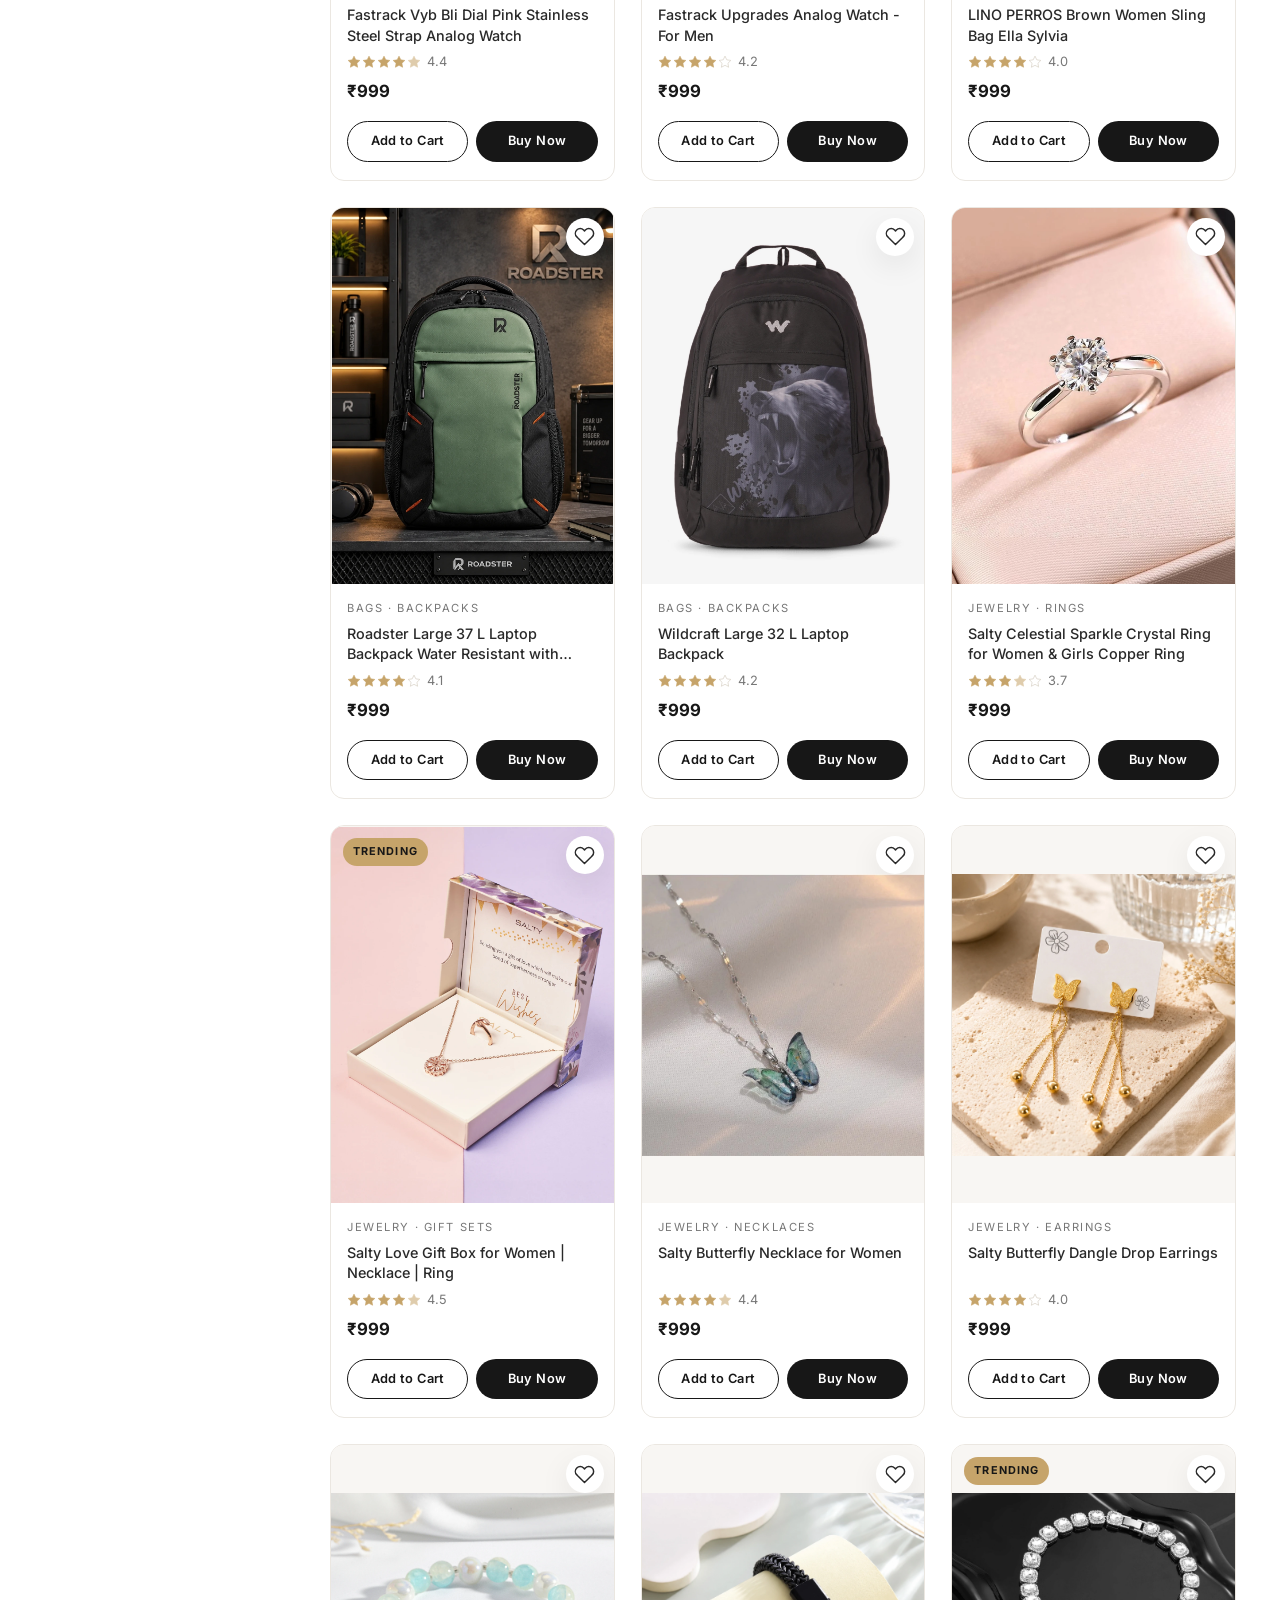
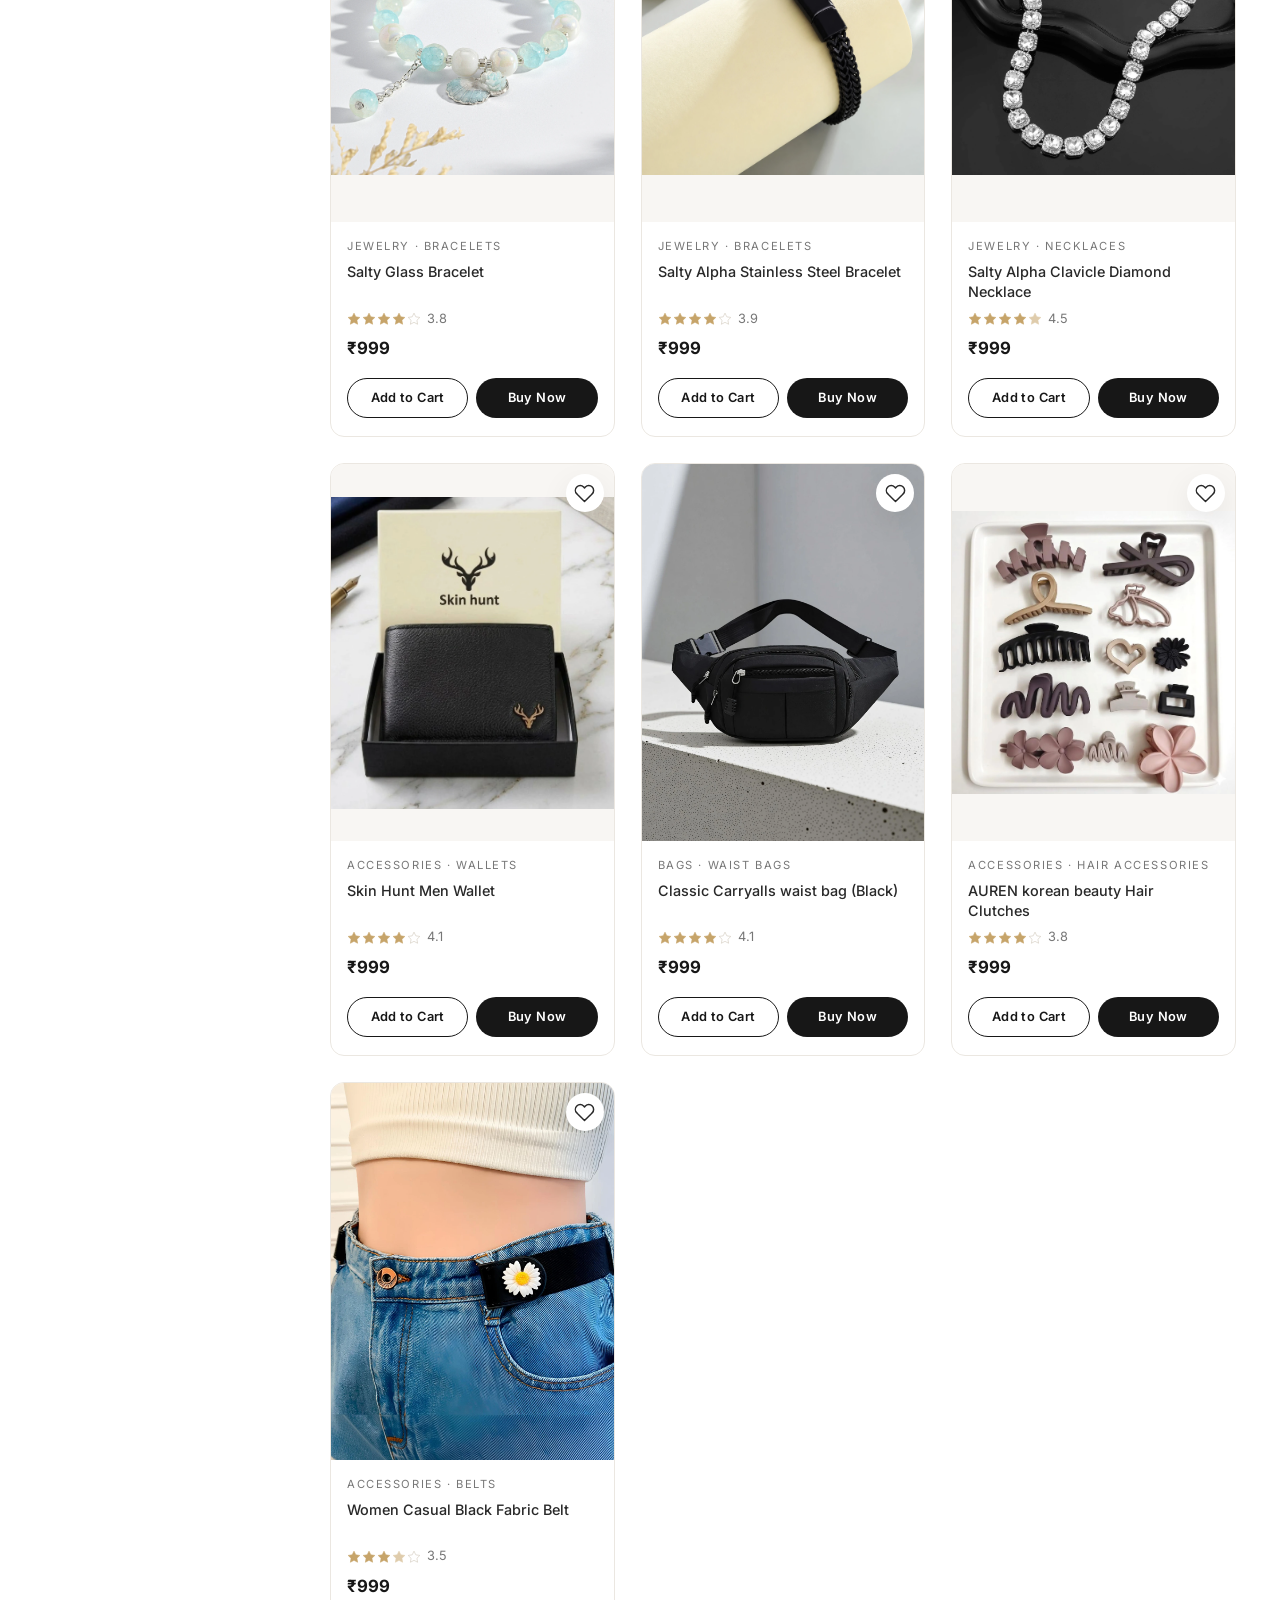
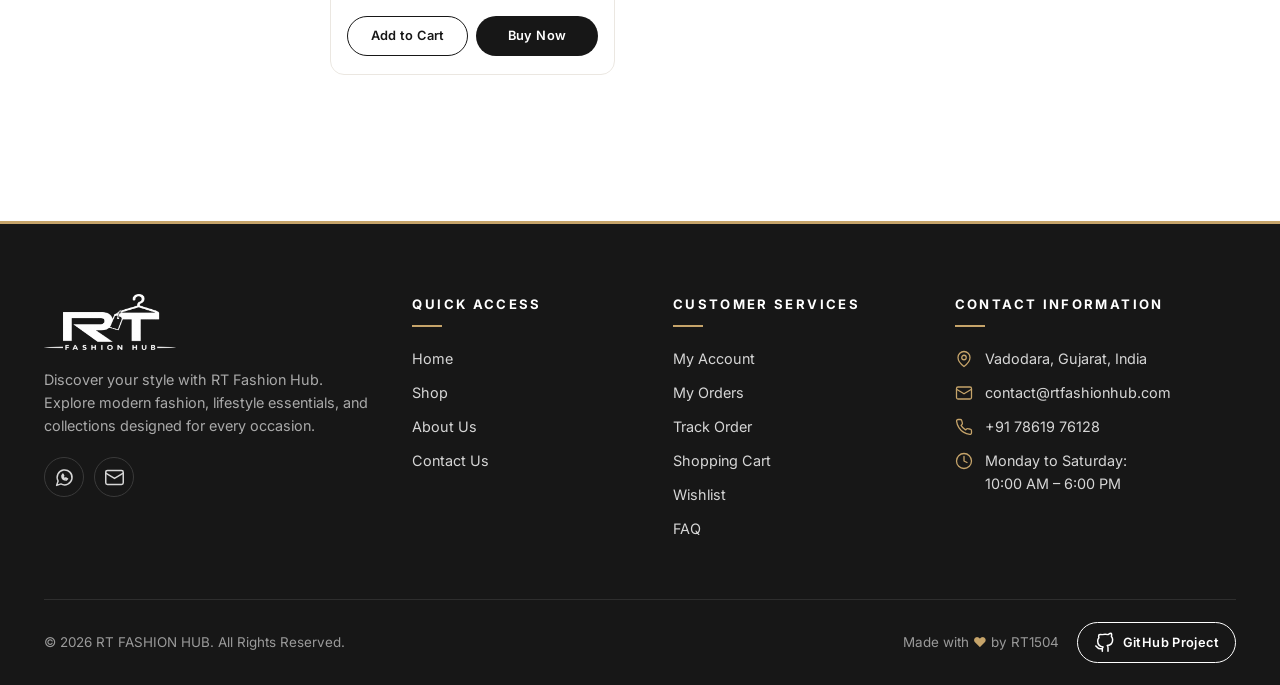
<file: shop.html>
<!DOCTYPE html>
<html lang="en">

<head>
  <meta charset="UTF-8">
  <meta name="viewport" content="width=device-width, initial-scale=1">
  <title>Shop All – Men, Women & Accessories | RT Fashion Hub</title>
  <meta name="description"
    content="Browse and filter all RT Fashion Hub products: men’s and women’s clothing, accessories and bags. Sort by price or rating.">
  <meta property="og:title" content="Shop All – Men, Women & Accessories | RT Fashion Hub">
  <meta property="og:description"
    content="Browse and filter all RT Fashion Hub products: men’s and women’s clothing, accessories and bags. Sort by price or rating.">
  <meta property="og:image" content="images/brand/logo.png">
  <link rel="icon" type="image/png" href="images/brand/favicon.png">
  <link rel="preconnect" href="https://fonts.googleapis.com">
  <link rel="preconnect" href="https://fonts.gstatic.com" crossorigin>
  <link
    href="https://fonts.googleapis.com/css2?family=Inter:wght@400;500;600;700&family=Playfair+Display:ital,wght@0,500;0,600;0,700;1,500&display=swap"
    rel="stylesheet">
  <link rel="stylesheet" href="css/styles.css">
</head>

<body data-page="shop">
  <div id="site-header"></div>
  <section class="page-hero">
    <div class="crumbs">Home / Shop</div>
    <h1 id="shopTitle">Shop All</h1>
    <p>Explore every piece in the RT Fashion Hub collection — search, filter and sort to find your look.</p>
  </section>
  <main class="section--tight">
    <div class="container">
      <div class="shop-layout">
        <aside class="filters" id="filters" aria-label="Filters">
          <div style="display:flex;justify-content:space-between;align-items:center;margin-bottom:14px"><strong
              style="font-family:var(--font-head);font-size:1.2rem">Filters</strong><button
              class="icon-btn filter-toggle" id="filterClose" aria-label="Close filters" data-ico="x"></button></div>
          <div class="grp">
            <h4>Category</h4>
            <div class="chip-list" id="catList"></div>
          </div>
          <div class="grp">
            <h4>Collection</h4>
            <div class="chip-list" id="colList"></div>
          </div>
          <button class="btn btn--outline btn--sm btn--block" id="clearFilters">Clear all filters</button>
        </aside>
        <section>
          <div class="shop-bar"><button class="btn btn--outline btn--sm filter-toggle" id="filterOpen"><span
                data-ico="filter"></span> Filters</button>
            <label class="shop-search"><span data-ico="search"></span><span class="sr-only">Search products</span><input
                id="shopSearch" type="search" placeholder="Search products by name or category"></label>
            <label class="sr-only" for="sort">Sort</label><select class="sort" id="sort">
              <option value="featured">Sort: Featured</option>
              <option value="plh">Price: Low to High</option>
              <option value="phl">Price: High to Low</option>
              <option value="rating">Customer Rating</option>
            </select>
          </div>
          <p class="count" id="count" role="status"></p>
          <div class="product-grid" id="grid"></div>
        </section>
      </div>
    </div>
  </main>
  <div class="overlay" id="filterOverlay"></div>
  <div id="site-footer"></div>
  <script src="js/config.js"></script>
  <script src="js/products-data.js"></script>
  <script src="js/store.js"></script>
  <script src="js/components.js"></script>
  <script src="js/shop.js"></script>
</body>

</html>
</file>
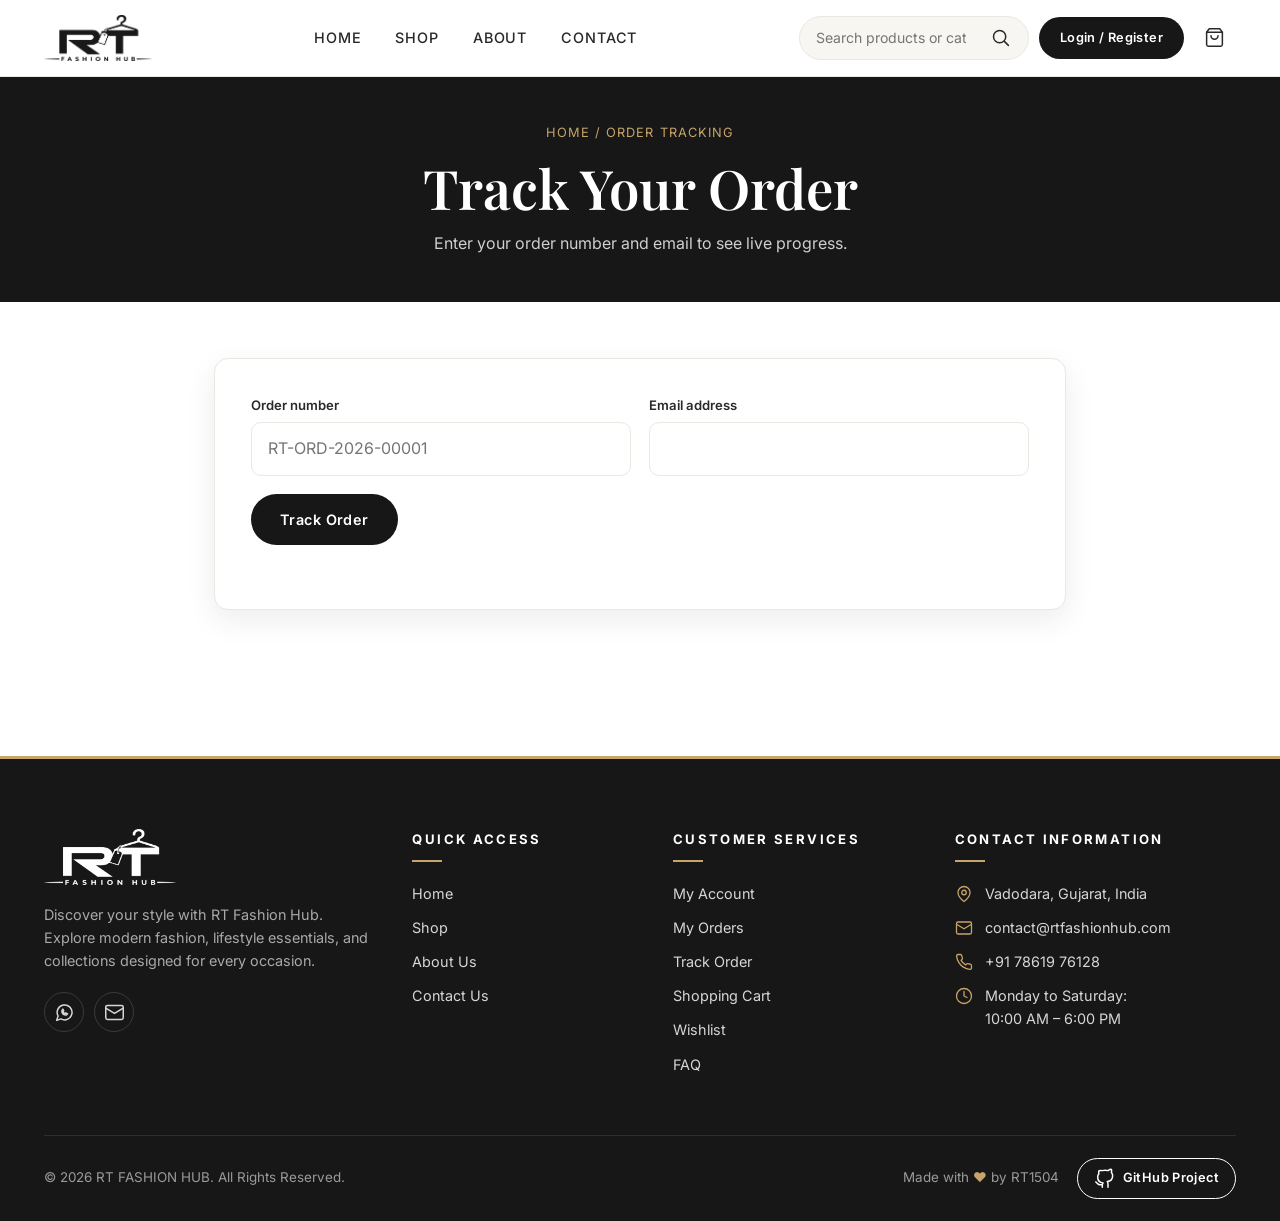
<file: track.html>
<!DOCTYPE html>
<html lang="en">

<head>
    <meta charset="UTF-8">
    <meta name="viewport" content="width=device-width, initial-scale=1">
    <title>Track Your Order | RT Fashion Hub</title>
    <meta name="description" content="Track your RT Fashion Hub order status live and download your bill.">
    <meta property="og:title" content="Track Your Order | RT Fashion Hub">
    <meta property="og:description" content="Track your RT Fashion Hub order status live and download your bill.">
    <meta property="og:image" content="images/brand/logo.png">
    <link rel="icon" type="image/png" href="images/brand/favicon.png">
    <link rel="preconnect" href="https://fonts.googleapis.com">
    <link rel="preconnect" href="https://fonts.gstatic.com" crossorigin>
    <link
        href="https://fonts.googleapis.com/css2?family=Inter:wght@400;500;600;700&family=Playfair+Display:ital,wght@0,500;0,600;0,700;1,500&display=swap"
        rel="stylesheet">
    <link rel="stylesheet" href="css/styles.css">
</head>

<body data-page="track">
    <div id="site-header"></div>
    <section class="page-hero" style="padding:46px 24px">
        <div class="crumbs">Home / Order Tracking</div>
        <h1>Track Your Order</h1>
        <p>Enter your order number and email to see live progress.</p>
    </section>
    <main class="section--tight">
        <div class="container" style="max-width:900px">
            <form class="form-card" id="trackForm" novalidate>
                <div class="form-grid">
                    <div class="field"><label for="tId">Order number</label><input id="tId"
                            placeholder="RT-ORD-2026-00001"></div>
                    <div class="field"><label for="tEmail">Email address</label><input id="tEmail" type="email"></div>
                    <div class="full"><button class="btn btn--dark" type="submit">Track Order</button>
                        <div class="form-msg" id="tOut" role="status"></div>
                    </div>
                </div>
            </form>
            <div id="trackResult" aria-live="polite"></div>
        </div>
    </main>
    <div id="site-footer"></div>
    <script src="js/config.js"></script>
    <script src="js/products-data.js"></script>
    <script src="js/store.js"></script>
    <script src="js/components.js"></script>
    <script src="js/vendor/jspdf.umd.min.js"></script>
  <script src="js/logo-data.js"></script>
    <script src="js/invoice.js"></script>
    <script src="js/track.js"></script>
</body>

</html>
</file>
<file: css/styles.css>
:root {
  --primary: #171717;
  --secondary: #FFFFFF;
  --bg: #FFFFFF;
  --warm: #F8F6F3;
  --accent: #C6A46A;
  --accent-dark: #a8884f;
  --text: #292929;
  --muted: #777777;
  --line: #ebe7e1;
  --danger: #b3261e;
  --ok: #2e7d4f;
  --radius: 14px;
  --shadow: 0 10px 30px rgba(23, 23, 23, .08);
  --shadow-lg: 0 18px 44px rgba(23, 23, 23, .14);
  --font-head: "Playfair Display", Georgia, serif;
  --font: "Inter", "Segoe UI", system-ui, sans-serif;
  --maxw: 1240px;
  --header-h: 76px;
}

* {
  box-sizing: border-box;
  margin: 0;
  padding: 0
}

html {
  scroll-behavior: smooth;
  -webkit-text-size-adjust: 100%
}

body {
  font-family: var(--font);
  color: var(--text);
  background: var(--bg);
  line-height: 1.6;
  overflow-x: hidden
}

img {
  max-width: 100%;
  display: block
}

a {
  color: inherit;
  text-decoration: none
}

button,
input,
select,
textarea {
  font: inherit;
  color: inherit
}

button {
  cursor: pointer;
  border: 0;
  background: none
}

ul {
  list-style: none
}

.container {
  width: 100%;
  max-width: var(--maxw);
  margin: 0 auto;
  padding: 0 24px
}

.section {
  padding: 84px 0
}

.section--tight {
  padding: 56px 0
}

.section-head {
  text-align: center;
  max-width: 640px;
  margin: 0 auto 44px
}

.eyebrow {
  display: inline-block;
  font-size: .74rem;
  letter-spacing: .22em;
  text-transform: uppercase;
  color: var(--accent-dark);
  font-weight: 600;
  margin-bottom: 10px
}

h1,
h2,
h3 {
  font-family: var(--font-head);
  color: var(--primary);
  line-height: 1.2;
  font-weight: 600
}

h2 {
  font-size: clamp(1.7rem, 3.4vw, 2.5rem)
}

.section-head p {
  color: var(--muted);
  margin-top: 12px
}

:focus-visible {
  outline: 2px solid var(--accent);
  outline-offset: 3px
}

.sr-only {
  position: absolute;
  width: 1px;
  height: 1px;
  overflow: hidden;
  clip: rect(0 0 0 0);
  white-space: nowrap
}

/* Buttons */
.btn {
  display: inline-flex;
  align-items: center;
  justify-content: center;
  gap: 8px;
  padding: 13px 28px;
  border-radius: 999px;
  font-weight: 600;
  font-size: .9rem;
  letter-spacing: .03em;
  transition: .25s;
  border: 1.5px solid transparent;
  min-height: 46px;
  text-align: center
}

.btn--dark {
  background: var(--primary);
  color: #fff
}

.btn--dark:hover {
  background: var(--accent);
  color: var(--primary);
  transform: translateY(-2px)
}

.btn--gold {
  background: var(--accent);
  color: var(--primary)
}

.btn--gold:hover {
  background: var(--primary);
  color: #fff;
  transform: translateY(-2px)
}

.btn--outline {
  border-color: var(--primary);
  color: var(--primary);
  background: transparent
}

.btn--outline:hover {
  background: var(--primary);
  color: #fff
}

.btn--light {
  border-color: #fff;
  color: #fff
}

.btn--light:hover {
  background: #fff;
  color: var(--primary)
}

.btn--sm {
  padding: 9px 16px;
  font-size: .8rem;
  min-height: 40px
}

.btn--block {
  width: 100%
}

.btn[disabled] {
  opacity: .55;
  cursor: not-allowed;
  transform: none
}

.link-arrow {
  font-weight: 600;
  font-size: .88rem;
  border-bottom: 1.5px solid var(--accent);
  padding-bottom: 2px;
  transition: .2s
}

.link-arrow:hover {
  color: var(--accent-dark)
}

/* Notice bar */
.notice-bar {
  background: var(--primary);
  color: #fff;
  font-size: .78rem;
  text-align: center;
  padding: 8px 16px;
  letter-spacing: .03em
}

.notice-bar b {
  color: var(--accent)
}

/* Header */
.site-header {
  position: sticky;
  top: 0;
  z-index: 50;
  background: #fff;
  border-bottom: 1px solid var(--line)
}

.header-inner {
  display: flex;
  align-items: center;
  justify-content: space-between;
  gap: 20px;
  height: var(--header-h)
}

.logo img {
  height: 46px;
  width: auto
}

.main-nav {
  display: flex;
  gap: 34px
}

.main-nav a {
  font-size: .9rem;
  font-weight: 500;
  letter-spacing: .06em;
  text-transform: uppercase;
  position: relative;
  padding: 6px 0
}

.main-nav a::after {
  content: "";
  position: absolute;
  left: 0;
  bottom: 0;
  height: 2px;
  width: 0;
  background: var(--accent);
  transition: .25s
}

.main-nav a:hover::after,
.main-nav a.active::after {
  width: 100%
}

.header-actions {
  display: flex;
  align-items: center;
  gap: 10px
}

.search-form {
  display: flex;
  align-items: center;
  background: var(--warm);
  border: 1px solid var(--line);
  border-radius: 999px;
  padding: 0 6px 0 16px;
  width: 230px;
  transition: .25s;
  position: relative
}

.search-form:focus-within {
  border-color: var(--accent);
  background: #fff;
  width: 270px
}

.search-form input {
  border: 0;
  background: none;
  outline: 0;
  width: 100%;
  padding: 10px 0;
  font-size: .88rem
}

.icon-btn {
  position: relative;
  width: 42px;
  height: 42px;
  display: inline-flex;
  align-items: center;
  justify-content: center;
  border-radius: 50%;
  transition: .2s;
  flex: none
}

.icon-btn:hover {
  background: var(--warm);
  color: var(--accent-dark)
}

.icon-btn svg,
.ico {
  width: 21px;
  height: 21px;
  stroke: currentColor;
  fill: none;
  stroke-width: 1.7;
  stroke-linecap: round;
  stroke-linejoin: round
}

.badge-count {
  position: absolute;
  top: 2px;
  right: 0;
  min-width: 18px;
  height: 18px;
  border-radius: 9px;
  background: var(--accent);
  color: var(--primary);
  font-size: .68rem;
  font-weight: 700;
  display: flex;
  align-items: center;
  justify-content: center;
  padding: 0 4px
}

.login-btn {
  padding: 10px 20px
}

.menu-toggle {
  display: none
}

.search-suggest {
  position: absolute;
  top: calc(100% + 8px);
  left: 0;
  right: 0;
  background: #fff;
  border: 1px solid var(--line);
  border-radius: 12px;
  box-shadow: var(--shadow-lg);
  overflow: hidden;
  display: none;
  z-index: 60;
  min-width: 320px
}

.search-suggest.open {
  display: block
}

.search-suggest a {
  display: flex;
  gap: 12px;
  align-items: center;
  padding: 10px 14px;
  font-size: .85rem;
  border-bottom: 1px solid var(--line)
}

.search-suggest a:hover {
  background: var(--warm)
}

.search-suggest img {
  width: 38px;
  height: 48px;
  object-fit: cover;
  border-radius: 6px;
  background: var(--warm)
}

.search-suggest small {
  color: var(--muted);
  display: block
}

.mobile-search {
  display: none
}

.user-menu {
  position: relative
}

.user-dropdown {
  position: absolute;
  right: 0;
  top: calc(100% + 8px);
  background: #fff;
  border: 1px solid var(--line);
  border-radius: 12px;
  box-shadow: var(--shadow-lg);
  min-width: 200px;
  padding: 8px;
  display: none
}

.user-menu.open .user-dropdown {
  display: block
}

.user-dropdown a,
.user-dropdown button {
  display: block;
  width: 100%;
  text-align: left;
  padding: 10px 12px;
  border-radius: 8px;
  font-size: .88rem
}

.user-dropdown a:hover,
.user-dropdown button:hover {
  background: var(--warm)
}

.user-dropdown .who {
  padding: 8px 12px;
  font-size: .78rem;
  color: var(--muted);
  border-bottom: 1px solid var(--line);
  margin-bottom: 6px
}

/* Cart drawer */
.overlay {
  position: fixed;
  inset: 0;
  background: rgba(23, 23, 23, .5);
  opacity: 0;
  visibility: hidden;
  transition: .3s;
  z-index: 90
}

.overlay.open {
  opacity: 1;
  visibility: visible
}

.drawer {
  position: fixed;
  top: 0;
  right: 0;
  height: 100%;
  width: min(420px, 100%);
  background: #fff;
  z-index: 100;
  transform: translateX(100%);
  transition: .35s;
  display: flex;
  flex-direction: column;
  visibility: hidden
}

.drawer.open {
  transform: none;
  visibility: visible;
  box-shadow: var(--shadow-lg)
}

.drawer-head {
  display: flex;
  justify-content: space-between;
  align-items: center;
  padding: 20px 24px;
  border-bottom: 1px solid var(--line)
}

.drawer-head h3 {
  font-size: 1.3rem
}

.drawer-body {
  flex: 1;
  overflow-y: auto;
  padding: 12px 24px
}

.drawer-foot {
  padding: 20px 24px;
  border-top: 1px solid var(--line);
  display: grid;
  gap: 10px
}

.drawer-foot .row {
  display: flex;
  justify-content: space-between;
  font-weight: 600
}

.mini-item {
  display: grid;
  grid-template-columns: 70px 1fr auto;
  gap: 14px;
  padding: 14px 0;
  border-bottom: 1px solid var(--line);
  align-items: center
}

.mini-item img {
  width: 70px;
  height: 88px;
  object-fit: cover;
  border-radius: 8px;
  background: var(--warm)
}

.mini-item h4 {
  font-size: .85rem;
  font-weight: 500;
  line-height: 1.35
}

.mini-item .price {
  font-weight: 600;
  font-size: .9rem;
  margin-top: 4px
}

.empty {
  text-align: center;
  padding: 50px 16px;
  color: var(--muted)
}

.empty .ico {
  width: 44px;
  height: 44px;
  margin: 0 auto 14px;
  color: var(--accent)
}

.empty h3 {
  font-size: 1.2rem;
  margin-bottom: 6px
}

.empty .btn {
  margin-top: 18px
}

/* Qty */
.qty {
  display: inline-flex;
  align-items: center;
  border: 1px solid var(--line);
  border-radius: 999px;
  overflow: hidden
}

.qty button {
  width: 32px;
  height: 32px;
  font-size: 1.1rem;
  line-height: 1
}

.qty button:hover {
  background: var(--warm)
}

.qty span {
  min-width: 28px;
  text-align: center;
  font-size: .88rem;
  font-weight: 600
}

.remove-link {
  font-size: .76rem;
  color: var(--muted);
  text-decoration: underline
}

.remove-link:hover {
  color: var(--danger)
}

/* Hero */
.hero {
  background: linear-gradient(180deg, #fff 0%, var(--warm) 160%);
  overflow: hidden
}

.hero-grid {
  display: grid;
  grid-template-columns: 1.05fr 1fr;
  gap: 40px;
  align-items: center;
  min-height: calc(100vh - var(--header-h) - 40px);
  max-height: 780px;
  padding: 40px 0
}

.hero h1 {
  font-size: clamp(2.4rem, 5.4vw, 4.4rem);
  margin: 14px 0 18px
}

.hero h1 em {
  color: var(--accent-dark);
  font-style: italic
}

.hero p {
  color: var(--muted);
  max-width: 480px;
  font-size: 1.05rem
}

.hero-cta {
  display: flex;
  gap: 14px;
  flex-wrap: wrap;
  margin-top: 32px
}

.hero-stats {
  display: flex;
  gap: 34px;
  margin-top: 44px
}

.hero-stats b {
  display: block;
  font-family: var(--font-head);
  font-size: 1.6rem;
  color: var(--primary)
}

.hero-stats span {
  font-size: .78rem;
  color: var(--muted);
  text-transform: uppercase;
  letter-spacing: .1em
}

.hero-media {
  position: relative;
  height: 100%;
  min-height: 420px
}

.hero-media .frame {
  position: absolute;
  inset: 0 0 0 8%;
  border-radius: 200px 200px 24px 24px;
  overflow: hidden;
  box-shadow: var(--shadow-lg)
}

.hero-media img {
  width: 100%;
  height: 100%;
  object-fit: cover;
  object-position: center top
}

.hero-media::before {
  content: "";
  position: absolute;
  inset: -14px 6% 14px -14px;
  border: 1.5px solid var(--accent);
  border-radius: 200px 200px 24px 24px;
  z-index: -1
}

.hero-tag {
  position: absolute;
  left: 0;
  bottom: 36px;
  background: #fff;
  border-radius: 14px;
  padding: 14px 18px;
  box-shadow: var(--shadow);
  display: flex;
  gap: 12px;
  align-items: center;
  font-size: .85rem;
  animation: float 4s ease-in-out infinite
}

.hero-tag b {
  display: block;
  font-family: var(--font-head)
}

@keyframes float {
  50% {
    transform: translateY(-8px)
  }
}

/* Benefits */
.benefits {
  display: grid;
  grid-template-columns: repeat(4, 1fr);
  gap: 20px
}

.benefit {
  background: #fff;
  border: 1px solid var(--line);
  border-radius: var(--radius);
  padding: 30px 24px;
  text-align: center;
  transition: .3s
}

.benefit:hover {
  transform: translateY(-6px);
  box-shadow: var(--shadow);
  border-color: var(--accent)
}

.benefit .ico-wrap {
  width: 60px;
  height: 60px;
  border-radius: 50%;
  background: var(--warm);
  display: flex;
  align-items: center;
  justify-content: center;
  margin: 0 auto 16px;
  color: var(--accent-dark);
  transition: .3s
}

.benefit:hover .ico-wrap {
  background: var(--primary);
  color: var(--accent)
}

.benefit h3 {
  font-size: 1.1rem;
  font-family: var(--font);
  font-weight: 600;
  margin-bottom: 6px
}

.benefit p {
  font-size: .86rem;
  color: var(--muted)
}

/* Categories */
.cat-grid {
  display: grid;
  grid-template-columns: repeat(6, 1fr);
  gap: 22px
}

.cat-grid .cat-card {
  grid-column: span 2
}

.cat-grid .cat-card:nth-child(n+4) {
  grid-column: span 3;
  aspect-ratio: 3/2
}

.cat-card {
  position: relative;
  border-radius: var(--radius);
  overflow: hidden;
  aspect-ratio: 4/5;
  background: var(--primary);
  display: block
}

.cat-card img {
  width: 100%;
  height: 100%;
  object-fit: cover;
  transition: transform .6s
}

.cat-card:hover img {
  transform: scale(1.07)
}

.cat-card::after {
  content: "";
  position: absolute;
  inset: 0;
  background: linear-gradient(180deg, transparent 45%, rgba(23, 23, 23, .82))
}

.cat-card .cap {
  position: absolute;
  left: 24px;
  right: 24px;
  bottom: 22px;
  z-index: 2;
  color: #fff;
  display: flex;
  justify-content: space-between;
  align-items: flex-end
}

.cat-card h3 {
  color: #fff;
  font-size: 1.5rem
}

.cat-card .go {
  font-size: .78rem;
  letter-spacing: .12em;
  text-transform: uppercase;
  color: var(--accent);
  border-bottom: 1px solid var(--accent)
}

/* Product card */
.product-grid {
  display: grid;
  grid-template-columns: repeat(4, 1fr);
  gap: 26px
}

.pcard {
  background: #fff;
  border: 1px solid var(--line);
  border-radius: var(--radius);
  overflow: hidden;
  display: flex;
  flex-direction: column;
  transition: .3s;
  position: relative
}

.pcard:hover {
  box-shadow: var(--shadow-lg);
  transform: translateY(-5px);
  border-color: transparent
}

.pcard .thumb {
  position: relative;
  aspect-ratio: 3/4;
  background: var(--warm);
  display: block;
  overflow: hidden
}

.pcard .thumb img {
  width: 100%;
  height: 100%;
  object-fit: contain;
  transition: transform .5s
}

.pcard:hover .thumb img {
  transform: scale(1.05)
}

.tags {
  position: absolute;
  top: 12px;
  left: 12px;
  display: flex;
  flex-direction: column;
  gap: 6px;
  align-items: flex-start;
  z-index: 2
}

.tag {
  font-size: .68rem;
  font-weight: 700;
  letter-spacing: .1em;
  text-transform: uppercase;
  padding: 5px 10px;
  border-radius: 999px;
  background: var(--primary);
  color: #fff
}

.tag--sale {
  background: var(--danger)
}

.tag--gold {
  background: var(--accent);
  color: var(--primary)
}

.wish {
  position: absolute;
  top: 10px;
  right: 10px;
  z-index: 2;
  width: 38px;
  height: 38px;
  border-radius: 50%;
  background: #fff;
  box-shadow: var(--shadow);
  display: flex;
  align-items: center;
  justify-content: center;
  transition: .2s
}

.wish:hover {
  transform: scale(1.1)
}

.wish.on svg {
  fill: var(--danger);
  stroke: var(--danger)
}

.pinfo {
  padding: 16px 16px 18px;
  display: flex;
  flex-direction: column;
  gap: 6px;
  flex: 1
}

.pcat {
  font-size: .7rem;
  letter-spacing: .14em;
  text-transform: uppercase;
  color: var(--muted)
}

.pname {
  font-size: .9rem;
  font-weight: 500;
  line-height: 1.4;
  display: -webkit-box;
  -webkit-line-clamp: 2;
  -webkit-box-orient: vertical;
  overflow: hidden;
  min-height: 2.8em
}

.pname:hover {
  color: var(--accent-dark)
}

.stars {
  display: flex;
  align-items: center;
  gap: 6px;
  font-size: .8rem;
  color: var(--muted)
}

.stars .row {
  display: inline-flex;
  gap: 1px
}

.star {
  width: 14px;
  height: 14px
}

.star.f {
  fill: var(--accent);
  stroke: var(--accent)
}

.star.e {
  fill: none;
  stroke: #cfc7b8
}

.price-row {
  display: flex;
  align-items: baseline;
  gap: 8px;
  flex-wrap: wrap
}

.price {
  font-weight: 700;
  font-size: 1.05rem;
  color: var(--primary)
}

.price-old {
  text-decoration: line-through;
  color: var(--muted);
  font-size: .85rem
}

.off {
  font-size: .78rem;
  color: var(--ok);
  font-weight: 600
}

.pactions {
  display: grid;
  grid-template-columns: 1fr 1fr;
  gap: 8px;
  margin-top: auto;
  padding-top: 10px
}

/* Collections */
.collection {
  display: grid;
  grid-template-columns: 300px 1fr;
  gap: 30px;
  align-items: stretch;
  margin-bottom: 44px
}

.collection-intro {
  background: var(--primary);
  color: #fff;
  border-radius: var(--radius);
  padding: 34px 28px;
  display: flex;
  flex-direction: column;
  justify-content: center;
  gap: 14px
}

.collection-intro h3 {
  color: #fff;
  font-size: 1.8rem
}

.collection-intro p {
  color: #bdbdbd;
  font-size: .9rem
}

.collection-intro .btn {
  align-self: flex-start
}

.collection .product-grid {
  grid-template-columns: repeat(3, 1fr)
}

/* Promo */
.promo {
  position: relative;
  color: #fff;
  background: var(--primary);
  overflow: hidden;
  border-radius: 24px;
  margin: 0 24px
}

.promo img {
  position: absolute;
  inset: 0;
  width: 100%;
  height: 100%;
  object-fit: cover;
  opacity: .42
}

.promo-inner {
  position: relative;
  padding: 100px 24px;
  text-align: center;
  max-width: 720px;
  margin: 0 auto
}

.promo h2 {
  color: #fff;
  font-size: clamp(2rem, 4.6vw, 3.4rem)
}

.promo h2 em {
  color: var(--accent);
  font-style: italic
}

.promo p {
  margin: 14px 0 28px;
  color: #e3e3e3
}

/* Newsletter */
.newsletter {
  background: var(--warm);
  border-radius: 24px;
  padding: 60px 24px;
  text-align: center
}

.news-form {
  display: flex;
  gap: 10px;
  max-width: 520px;
  margin: 26px auto 0
}

.news-form input {
  flex: 1;
  padding: 14px 20px;
  border: 1px solid var(--line);
  border-radius: 999px;
  background: #fff;
  outline: 0;
  min-width: 0
}

.news-form input:focus {
  border-color: var(--accent)
}

.form-msg {
  font-size: .85rem;
  margin-top: 12px;
  min-height: 1.2em
}

.form-msg.ok {
  color: var(--ok)
}

.form-msg.err {
  color: var(--danger)
}

.form-msg.info {
  color: var(--muted)
}

/* Page header */
.page-hero {
  background: var(--primary);
  color: #fff;
  text-align: center;
  padding: 70px 24px;
  position: relative;
  overflow: hidden
}

.page-hero h1 {
  color: #fff;
  font-size: clamp(2rem, 5vw, 3.4rem)
}

.page-hero p {
  color: #cfcfcf;
  margin-top: 10px
}

.page-hero--img::before {
  content: "";
  position: absolute;
  inset: 0;
  background: var(--bg-img) center/cover;
  opacity: .35
}

.page-hero>* {
  position: relative
}

.crumbs {
  font-size: .8rem;
  color: var(--accent);
  margin-bottom: 12px;
  letter-spacing: .08em;
  text-transform: uppercase
}

/* Shop */
.shop-layout {
  display: grid;
  grid-template-columns: 250px 1fr;
  gap: 36px;
  align-items: start
}

.filters {
  position: sticky;
  top: calc(var(--header-h) + 20px);
  border: 1px solid var(--line);
  border-radius: var(--radius);
  padding: 22px
}

.filters h4 {
  font-family: var(--font);
  font-size: .76rem;
  text-transform: uppercase;
  letter-spacing: .16em;
  color: var(--muted);
  margin: 0 0 10px
}

.filters .grp {
  margin-bottom: 22px
}

.filters .grp:last-child {
  margin-bottom: 0
}

.chip-list {
  display: flex;
  flex-direction: column;
  gap: 2px
}

.chip {
  display: flex;
  justify-content: space-between;
  padding: 9px 12px;
  border-radius: 8px;
  font-size: .88rem;
  text-align: left;
  width: 100%;
  transition: .2s
}

.chip:hover {
  background: var(--warm)
}

.chip.active {
  background: var(--primary);
  color: #fff
}

.chip small {
  opacity: .65
}

.subchips {
  padding-left: 12px;
  margin: 2px 0 6px
}

.shop-bar {
  display: flex;
  gap: 14px;
  align-items: center;
  flex-wrap: wrap;
  margin-bottom: 24px
}

.shop-search {
  flex: 1;
  min-width: 0;
  flex-basis: 200px;
  display: flex;
  align-items: center;
  gap: 10px;
  border: 1px solid var(--line);
  border-radius: 999px;
  padding: 0 18px;
  background: #fff
}

.shop-search:focus-within {
  border-color: var(--accent)
}

.shop-search input {
  border: 0;
  outline: 0;
  flex: 1;
  min-width: 0;
  width: 100%;
  padding: 12px 0;
  background: none
}

select.sort {
  border: 1px solid var(--line);
  border-radius: 999px;
  padding: 12px 18px;
  background: #fff;
  outline: 0
}

.count {
  color: var(--muted);
  font-size: .88rem;
  margin-bottom: 18px
}

.shop-layout .product-grid {
  grid-template-columns: repeat(3, 1fr)
}

.filter-toggle {
  display: none
}

/* Product detail */
.pd {
  display: grid;
  grid-template-columns: 1fr 1fr;
  gap: 56px;
  align-items: start
}

.pd-main {
  aspect-ratio: 3/4;
  background: var(--warm);
  border-radius: var(--radius);
  overflow: hidden;
  position: relative
}

.pd-main img {
  width: 100%;
  height: 100%;
  object-fit: contain
}

.pd-thumbs {
  display: flex;
  gap: 10px;
  margin-top: 12px
}

.pd-thumbs button {
  width: 72px;
  height: 90px;
  border: 1.5px solid var(--line);
  border-radius: 8px;
  overflow: hidden;
  background: var(--warm)
}

.pd-thumbs button.on {
  border-color: var(--accent)
}

.pd-thumbs img {
  width: 100%;
  height: 100%;
  object-fit: cover
}

.pd-info h1 {
  font-size: clamp(1.5rem, 2.8vw, 2.1rem);
  margin: 8px 0 14px
}

.pd-info .price {
  font-size: 1.7rem
}

.pd-meta {
  display: grid;
  grid-template-columns: 130px 1fr;
  gap: 8px 12px;
  font-size: .9rem;
  margin: 22px 0;
  padding: 18px 0;
  border-top: 1px solid var(--line);
  border-bottom: 1px solid var(--line)
}

.pd-meta dt {
  color: var(--muted)
}

.pd-buy {
  display: flex;
  gap: 12px;
  flex-wrap: wrap;
  align-items: center;
  margin-top: 22px
}

.note {
  font-size: .8rem;
  color: var(--muted);
  margin-top: 14px
}

.price-note {
  display: inline-block;
  font-size: .72rem;
  background: var(--warm);
  color: var(--muted);
  padding: 3px 8px;
  border-radius: 6px;
  margin-left: 6px
}

/* About / content */
.split {
  display: grid;
  grid-template-columns: 1fr 1fr;
  gap: 56px;
  align-items: center
}

.split img {
  border-radius: var(--radius);
  width: 100%;
  aspect-ratio: 4/5;
  object-fit: cover
}

.split p {
  color: var(--muted);
  margin-top: 14px
}

.checks li {
  display: flex;
  gap: 12px;
  padding: 10px 0;
  border-bottom: 1px solid var(--line)
}

.checks .ico {
  color: var(--accent-dark);
  flex: none;
  margin-top: 2px;
  width: 20px;
  height: 20px
}

.cards-3 {
  display: grid;
  grid-template-columns: repeat(3, 1fr);
  gap: 22px
}

.card {
  background: #fff;
  border: 1px solid var(--line);
  border-radius: var(--radius);
  padding: 30px;
  transition: .3s
}

.card:hover {
  transform: translateY(-5px);
  box-shadow: var(--shadow);
  border-color: var(--accent)
}

.card .ico-wrap {
  width: 52px;
  height: 52px;
  border-radius: 50%;
  background: var(--warm);
  color: var(--accent-dark);
  display: flex;
  align-items: center;
  justify-content: center;
  margin-bottom: 16px
}

.card h3 {
  font-size: 1.15rem;
  margin-bottom: 8px
}

.card p {
  color: var(--muted);
  font-size: .9rem
}

.dark-band {
  background: var(--primary);
  color: #fff;
  border-radius: 24px;
  padding: 64px 40px;
  text-align: center
}

.dark-band h2 {
  color: #fff
}

.dark-band p {
  color: #cfcfcf;
  max-width: 600px;
  margin: 14px auto 0
}

.timeline {
  display: grid;
  grid-template-columns: repeat(6, 1fr);
  gap: 0;
  position: relative;
  margin-top: 20px
}

.timeline::before {
  content: "";
  position: absolute;
  top: 22px;
  left: 8%;
  right: 8%;
  height: 2px;
  background: var(--line)
}

.tl-item {
  text-align: center;
  padding: 0 10px;
  position: relative
}

.tl-dot {
  width: 46px;
  height: 46px;
  border-radius: 50%;
  background: var(--primary);
  color: var(--accent);
  display: flex;
  align-items: center;
  justify-content: center;
  margin: 0 auto 16px;
  font-weight: 700;
  position: relative;
  z-index: 1;
  border: 4px solid #fff;
  transition: .3s
}

.tl-item:hover .tl-dot {
  background: var(--accent);
  color: var(--primary);
  transform: scale(1.1)
}

.tl-item h4 {
  font-family: var(--font);
  font-size: .95rem;
  margin-bottom: 6px
}

.tl-item p {
  font-size: .8rem;
  color: var(--muted)
}

.team {
  display: grid;
  grid-template-columns: repeat(2, 1fr);
  gap: 24px
}

.member {
  text-align: center;
  border: 1px solid var(--line);
  border-radius: var(--radius);
  padding: 34px 24px;
  transition: .3s;
  background: #fff
}

.member:hover {
  transform: translateY(-6px);
  box-shadow: var(--shadow-lg);
  border-color: var(--accent)
}

.avatar {
  width: 104px;
  height: 104px;
  border-radius: 50%;
  margin: 0 auto 18px;
  background: linear-gradient(135deg, var(--primary), #3a3a3a);
  color: var(--accent);
  display: flex;
  align-items: center;
  justify-content: center;
  font-family: var(--font-head);
  font-size: 2rem;
  border: 3px solid var(--accent);
  transition: .3s
}

.member:hover .avatar {
  transform: scale(1.06)
}

.member h3 {
  font-size: 1.25rem
}

.member .role {
  color: var(--accent-dark);
  font-size: .85rem;
  font-weight: 600;
  margin: 4px 0 12px
}

.member a.mail {
  font-size: .84rem;
  color: var(--muted);
  word-break: break-all;
  border-bottom: 1px solid var(--line)
}

.member a.mail:hover {
  color: var(--accent-dark)
}

/* Contact */
.info-cards {
  display: grid;
  grid-template-columns: repeat(4, 1fr);
  gap: 20px
}

.info-card {
  border: 1px solid var(--line);
  border-radius: var(--radius);
  padding: 28px 22px;
  text-align: center;
  transition: .3s;
  background: #fff
}

.info-card:hover {
  box-shadow: var(--shadow);
  border-color: var(--accent);
  transform: translateY(-4px)
}

.info-card .ico-wrap {
  width: 54px;
  height: 54px;
  border-radius: 50%;
  background: var(--primary);
  color: var(--accent);
  display: flex;
  align-items: center;
  justify-content: center;
  margin: 0 auto 14px
}

.info-card h3 {
  font-size: 1.05rem;
  font-family: var(--font);
  font-weight: 600;
  margin-bottom: 6px
}

.info-card p,
.info-card a {
  font-size: .88rem;
  color: var(--muted);
  display: block
}

.info-card a:hover {
  color: var(--accent-dark)
}

.map-wrap {
  border-radius: var(--radius);
  overflow: hidden;
  border: 1px solid var(--line);
  width: 100%;
  height: clamp(300px, 38vw, 440px);
  background: var(--warm)
}

.map-wrap iframe {
  width: 100%;
  height: 100%;
  border: 0
}

.form-grid {
  display: grid;
  grid-template-columns: 1fr 1fr;
  gap: 18px
}

.form-grid .full {
  grid-column: 1/-1
}

.field {
  display: flex;
  flex-direction: column;
  gap: 6px
}

.field label {
  font-size: .82rem;
  font-weight: 600
}

.field input,
.field textarea,
.field select {
  padding: 13px 16px;
  border: 1px solid var(--line);
  border-radius: 10px;
  background: #fff;
  outline: 0;
  transition: .2s;
  width: 100%
}

.field input:focus,
.field textarea:focus,
.field select:focus {
  border-color: var(--accent);
  box-shadow: 0 0 0 3px rgba(198, 164, 106, .18)
}

.field.invalid input,
.field.invalid textarea {
  border-color: var(--danger)
}

.field .err {
  color: var(--danger);
  font-size: .76rem;
  min-height: 1em
}

.field .pw {
  position: relative
}

.field .pw button {
  position: absolute;
  right: 8px;
  top: 50%;
  transform: translateY(-50%);
  width: 34px;
  height: 34px;
  color: var(--muted)
}

.form-card {
  background: #fff;
  border: 1px solid var(--line);
  border-radius: var(--radius);
  padding: 36px;
  box-shadow: var(--shadow)
}

.faq {
  max-width: 820px;
  margin: 0 auto
}

.faq-item {
  border: 1px solid var(--line);
  border-radius: 12px;
  margin-bottom: 12px;
  background: #fff;
  overflow: hidden
}

.faq-q {
  width: 100%;
  display: flex;
  justify-content: space-between;
  align-items: center;
  gap: 16px;
  padding: 18px 22px;
  text-align: left;
  font-weight: 600;
  font-size: .98rem
}

.faq-q .plus {
  width: 22px;
  height: 22px;
  flex: none;
  position: relative;
  transition: .3s
}

.faq-q .plus::before,
.faq-q .plus::after {
  content: "";
  position: absolute;
  background: var(--accent-dark);
  top: 50%;
  left: 50%;
  transform: translate(-50%, -50%)
}

.faq-q .plus::before {
  width: 14px;
  height: 2px
}

.faq-q .plus::after {
  width: 2px;
  height: 14px;
  transition: .3s
}

.faq-item.open .plus::after {
  transform: translate(-50%, -50%) rotate(90deg);
  opacity: 0
}

.faq-a {
  max-height: 0;
  overflow: hidden;
  transition: max-height .35s ease
}

.faq-a p {
  padding: 0 22px 20px;
  color: var(--muted);
  font-size: .93rem
}

.faq-item.open {
  border-color: var(--accent)
}

/* Auth */
.auth-wrap {
  max-width: 560px;
  margin: 0 auto
}

.tabs {
  display: grid;
  grid-template-columns: 1fr 1fr;
  background: var(--warm);
  border-radius: 999px;
  padding: 5px;
  margin-bottom: 26px
}

.tabs button {
  padding: 12px;
  border-radius: 999px;
  font-weight: 600;
  font-size: .9rem;
  transition: .25s
}

.tabs button.on {
  background: var(--primary);
  color: #fff
}

.row-between {
  display: flex;
  justify-content: space-between;
  align-items: center;
  font-size: .85rem;
  gap: 10px;
  flex-wrap: wrap
}

.check {
  display: flex;
  gap: 8px;
  align-items: flex-start;
  font-size: .85rem
}

.check input {
  margin-top: 4px;
  accent-color: var(--accent-dark)
}

.demo-note {
  background: var(--warm);
  border-left: 3px solid var(--accent);
  padding: 12px 16px;
  border-radius: 8px;
  font-size: .8rem;
  color: var(--muted);
  margin-bottom: 22px
}

.link {
  color: var(--accent-dark);
  font-weight: 600
}

.link:hover {
  text-decoration: underline
}

/* Account */
.acc-layout {
  display: grid;
  grid-template-columns: 260px 1fr;
  gap: 32px;
  align-items: start
}

.acc-nav {
  border: 1px solid var(--line);
  border-radius: var(--radius);
  padding: 12px;
  position: sticky;
  top: calc(var(--header-h) + 20px)
}

.acc-nav button,
.acc-nav a {
  display: block;
  width: 100%;
  text-align: left;
  padding: 12px 14px;
  border-radius: 10px;
  font-size: .92rem;
  transition: .2s
}

.acc-nav button:hover,
.acc-nav a:hover {
  background: var(--warm)
}

.acc-nav .on {
  background: var(--primary);
  color: #fff
}

.panel {
  border: 1px solid var(--line);
  border-radius: var(--radius);
  padding: 30px;
  background: #fff
}

.panel h2 {
  font-size: 1.5rem;
  margin-bottom: 20px
}

.welcome {
  background: var(--primary);
  color: #fff;
  border-radius: var(--radius);
  padding: 30px;
  margin-bottom: 22px
}

.welcome h2 {
  color: #fff;
  margin-bottom: 4px
}

.welcome p {
  color: #cfcfcf
}

.kv {
  display: grid;
  grid-template-columns: repeat(2, 1fr);
  gap: 14px
}

.kv div {
  background: var(--warm);
  border-radius: 10px;
  padding: 14px 16px
}

.kv small {
  display: block;
  color: var(--muted);
  font-size: .72rem;
  letter-spacing: .12em;
  text-transform: uppercase
}

.kv b {
  font-weight: 600;
  word-break: break-word
}

.order {
  border: 1px solid var(--line);
  border-radius: 12px;
  margin-bottom: 16px;
  overflow: hidden
}

.order-head {
  display: flex;
  justify-content: space-between;
  flex-wrap: wrap;
  gap: 10px;
  background: var(--warm);
  padding: 14px 18px;
  font-size: .84rem
}

.order-body {
  padding: 14px 18px
}

.order-line {
  display: grid;
  grid-template-columns: 56px 1fr auto;
  gap: 14px;
  align-items: center;
  padding: 8px 0
}

.order-line img {
  width: 56px;
  height: 70px;
  object-fit: cover;
  border-radius: 6px;
  background: var(--warm)
}

.status {
  display: inline-block;
  padding: 3px 10px;
  border-radius: 999px;
  font-size: .72rem;
  font-weight: 700;
  letter-spacing: .06em;
  text-transform: uppercase;
  background: var(--primary);
  color: #fff
}

.status--pending {
  background: var(--accent);
  color: var(--primary)
}

.totals {
  display: grid;
  gap: 8px;
  font-size: .92rem
}

.totals .row {
  display: flex;
  justify-content: space-between
}

.totals .grand {
  font-weight: 700;
  font-size: 1.1rem;
  border-top: 1px solid var(--line);
  padding-top: 12px;
  margin-top: 4px
}

.addr-card {
  border: 1px solid var(--line);
  border-radius: 12px;
  padding: 16px;
  display: flex;
  justify-content: space-between;
  gap: 12px;
  margin-bottom: 12px
}

/* Cart / checkout */
.cart-layout {
  display: grid;
  grid-template-columns: 1fr 360px;
  gap: 36px;
  align-items: start
}

.cart-row {
  display: grid;
  grid-template-columns: 100px 1fr auto;
  gap: 20px;
  padding: 20px 0;
  border-bottom: 1px solid var(--line);
  align-items: center
}

.cart-row img {
  width: 100px;
  height: 128px;
  object-fit: contain;
  border-radius: 10px;
  background: var(--warm)
}

.cart-row h3 {
  font-family: var(--font);
  font-size: .98rem;
  font-weight: 500
}

.cart-row .controls {
  display: flex;
  gap: 16px;
  align-items: center;
  margin-top: 12px
}

.summary {
  border: 1px solid var(--line);
  border-radius: var(--radius);
  padding: 26px;
  position: sticky;
  top: calc(var(--header-h) + 20px);
  background: #fff
}

.summary h3 {
  font-size: 1.3rem;
  margin-bottom: 16px
}

.pay-opt {
  display: flex;
  gap: 12px;
  align-items: flex-start;
  border: 1px solid var(--line);
  border-radius: 12px;
  padding: 14px 16px;
  margin-bottom: 10px;
  cursor: pointer;
  transition: .2s
}

.pay-opt:has(input:checked) {
  border-color: var(--accent);
  background: var(--warm)
}

.pay-opt.disabled {
  opacity: .55;
  cursor: not-allowed
}

.pay-opt small {
  display: block;
  color: var(--muted)
}

.alert {
  padding: 14px 18px;
  border-radius: 10px;
  font-size: .88rem;
  margin-bottom: 18px
}

.alert--warn {
  background: #fff7e6;
  border: 1px solid #f0d9a8
}

.alert--err {
  background: #fdecea;
  border: 1px solid #f3bdb8;
  color: var(--danger)
}

.alert--ok {
  background: #eaf6ee;
  border: 1px solid #bfe0c9;
  color: var(--ok)
}

/* Footer */
.site-footer {
  background: var(--primary);
  color: #d6d6d6;
  margin-top: 90px;
  border-top: 3px solid var(--accent)
}

.footer-grid {
  display: grid;
  grid-template-columns: 1.5fr 1fr 1.1fr 1.3fr;
  gap: 44px;
  padding: 70px 0 48px
}

.site-footer img.flogo {
  height: 56px;
  width: auto;
  margin-bottom: 18px
}

.site-footer h4 {
  color: #fff;
  font-family: var(--font);
  font-size: .82rem;
  letter-spacing: .18em;
  text-transform: uppercase;
  margin-bottom: 20px;
  position: relative;
  padding-bottom: 12px
}

.site-footer h4::after {
  content: "";
  position: absolute;
  left: 0;
  bottom: 0;
  width: 30px;
  height: 2px;
  background: var(--accent)
}

.site-footer li {
  margin-bottom: 11px;
  font-size: .9rem
}

.site-footer li a {
  transition: .2s;
  display: inline-block
}

.site-footer li a:hover {
  color: var(--accent);
  transform: translateX(5px)
}

.site-footer p {
  font-size: .9rem;
  color: #a9a9a9;
  max-width: 340px
}

.socials {
  display: flex;
  gap: 10px;
  margin-top: 20px
}

.socials a {
  width: 40px;
  height: 40px;
  border: 1px solid #3a3a3a;
  border-radius: 50%;
  display: flex;
  align-items: center;
  justify-content: center;
  transition: .25s
}

.socials a:hover {
  background: var(--accent);
  border-color: var(--accent);
  color: var(--primary);
  transform: translateY(-3px)
}

.contact-li {
  display: flex;
  gap: 12px
}

.contact-li .ico {
  color: var(--accent);
  width: 18px;
  height: 18px;
  flex: none;
  margin-top: 3px
}

.footer-bottom {
  border-top: 1px solid #2e2e2e;
  padding: 22px 0;
  display: flex;
  justify-content: space-between;
  align-items: center;
  gap: 14px;
  flex-wrap: wrap;
  font-size: .84rem;
  color: #9a9a9a
}

.footer-bottom .heart {
  color: var(--accent)
}

.footer-bottom .fb-right {
  display: flex;
  gap: 18px;
  align-items: center;
  flex-wrap: wrap
}

/* Toast + misc */
.toasts {
  position: fixed;
  bottom: 22px;
  left: 50%;
  transform: translateX(-50%);
  z-index: 200;
  display: grid;
  gap: 10px;
  width: min(92vw, 380px)
}

.toast {
  background: var(--primary);
  color: #fff;
  padding: 14px 18px;
  border-radius: 12px;
  box-shadow: var(--shadow-lg);
  font-size: .88rem;
  border-left: 4px solid var(--accent);
  animation: up .3s
}

.toast.err {
  border-color: var(--danger)
}

.toast.ok {
  border-color: var(--ok)
}

@keyframes up {
  from {
    opacity: 0;
    transform: translateY(14px)
  }
}

.reveal {
  opacity: 0;
  transform: translateY(24px);
  transition: .7s
}

.reveal.in {
  opacity: 1;
  transform: none
}

.to-top {
  position: fixed;
  right: 20px;
  bottom: 20px;
  width: 44px;
  height: 44px;
  border-radius: 50%;
  background: var(--primary);
  color: var(--accent);
  display: none;
  align-items: center;
  justify-content: center;
  z-index: 40;
  box-shadow: var(--shadow)
}

.to-top.show {
  display: flex
}

.modal {
  position: fixed;
  inset: 0;
  z-index: 150;
  display: none;
  align-items: center;
  justify-content: center;
  padding: 20px;
  background: rgba(23, 23, 23, .55)
}

.modal.open {
  display: flex
}

.modal .box {
  background: #fff;
  border-radius: var(--radius);
  padding: 30px;
  width: min(440px, 100%);
  position: relative
}

.skeleton {
  background: linear-gradient(90deg, var(--warm), #fff, var(--warm));
  background-size: 200% 100%;
  animation: sh 1.2s infinite;
  border-radius: 12px;
  min-height: 300px
}

@keyframes sh {
  to {
    background-position: -200% 0
  }
}

/* Responsive */
@media(max-width:1100px) {
  .product-grid {
    grid-template-columns: repeat(3, 1fr)
  }

  .search-form {
    width: 170px
  }

  .search-form:focus-within {
    width: 200px
  }

  .main-nav {
    gap: 22px
  }

  .footer-grid {
    grid-template-columns: 1fr 1fr
  }

  .info-cards {
    grid-template-columns: repeat(2, 1fr)
  }

  .collection {
    grid-template-columns: 1fr
  }

  .timeline {
    grid-template-columns: repeat(3, 1fr);
    row-gap: 30px
  }

  .timeline::before {
    display: none
  }
}

@media(max-width:900px) {
  .menu-toggle {
    display: inline-flex
  }

  .main-nav {
    position: fixed;
    top: 0;
    left: 0;
    height: 100%;
    width: min(320px, 86%);
    background: #fff;
    flex-direction: column;
    gap: 0;
    padding: 90px 24px 24px;
    transform: translateX(-100%);
    transition: .35s;
    z-index: 100;
    box-shadow: var(--shadow-lg)
  }

  .main-nav.open {
    transform: none
  }

  .main-nav a {
    padding: 16px 4px;
    border-bottom: 1px solid var(--line);
    font-size: 1rem
  }

  .search-form.desktop {
    display: none
  }

  .mobile-search {
    display: block;
    padding: 0 24px 14px
  }

  .mobile-search .search-form {
    width: 100%
  }

  .login-btn {
    display: none
  }

  .hero-grid {
    grid-template-columns: 1fr;
    max-height: none;
    min-height: 0;
    gap: 30px
  }

  .hero-media {
    min-height: 380px;
    order: -1
  }

  .benefits {
    grid-template-columns: repeat(2, 1fr)
  }

  .cards-3,
  .team {
    grid-template-columns: repeat(2, 1fr)
  }

  .cat-grid {
    grid-template-columns: repeat(2, 1fr)
  }

  .cat-grid .cat-card,
  .cat-grid .cat-card:nth-child(n+4) {
    grid-column: auto;
    aspect-ratio: 4/5
  }

  .cat-grid .cat-card:last-child {
    grid-column: span 2;
    aspect-ratio: 16/9
  }

  .shop-layout {
    grid-template-columns: 1fr
  }

  .filters {
    position: fixed;
    inset: 0 auto 0 0;
    width: min(320px, 88%);
    z-index: 100;
    background: #fff;
    border-radius: 0;
    transform: translateX(-100%);
    transition: .3s;
    overflow-y: auto
  }

  .filters.open {
    transform: none
  }

  .filter-toggle {
    display: inline-flex
  }

  .shop-layout .product-grid {
    grid-template-columns: repeat(2, 1fr)
  }

  .pd,
  .split,
  .cart-layout,
  .acc-layout {
    grid-template-columns: 1fr
  }

  .acc-nav {
    position: static;
    display: flex;
    overflow-x: auto;
    gap: 4px
  }

  .acc-nav button,
  .acc-nav a {
    white-space: nowrap;
    width: auto
  }

  .summary {
    position: static
  }
}

@media(max-width:600px) {
  .container {
    padding: 0 16px
  }

  .section {
    padding: 56px 0
  }

  .product-grid,
  .shop-layout .product-grid,
  .collection .product-grid {
    grid-template-columns: repeat(2, 1fr);
    gap: 12px
  }

  .pactions {
    grid-template-columns: 1fr
  }

  .pinfo {
    padding: 12px
  }

  .benefits,
  .cards-3,
  .team,
  .info-cards,
  .form-grid,
  .kv {
    grid-template-columns: 1fr
  }

  .cat-grid {
    gap: 12px
  }

  .cat-card h3 {
    font-size: 1.1rem
  }

  .cat-card .cap {
    left: 14px;
    right: 14px;
    bottom: 14px;
    flex-direction: column;
    align-items: flex-start;
    gap: 4px
  }

  .timeline {
    grid-template-columns: 1fr;
    gap: 0;
    padding-left: 30px
  }

  .timeline::before {
    display: block;
    left: 22px;
    right: auto;
    top: 0;
    bottom: 0;
    width: 2px;
    height: auto
  }

  .tl-item {
    text-align: left;
    padding: 0 0 28px 38px
  }

  .tl-dot {
    position: absolute;
    left: -24px;
    top: 0;
    margin: 0
  }

  .footer-grid {
    grid-template-columns: 1fr;
    gap: 34px;
    padding-top: 50px
  }

  .footer-bottom {
    flex-direction: column;
    text-align: center
  }

  .promo {
    margin: 0 12px
  }

  .promo-inner {
    padding: 70px 20px
  }

  .news-form {
    flex-direction: column
  }

  .cart-row {
    grid-template-columns: 76px 1fr
  }

  .cart-row img {
    width: 76px;
    height: 98px
  }

  .cart-row .line-total {
    grid-column: 2
  }

  .form-card {
    padding: 22px
  }

  .panel {
    padding: 20px
  }

  .hero-stats {
    gap: 20px
  }

  .pd-meta {
    grid-template-columns: 1fr 1.4fr
  }

  .logo img {
    height: 40px
  }
}

@media(prefers-reduced-motion:reduce) {
  * {
    animation: none !important;
    transition: none !important
  }

  .reveal {
    opacity: 1;
    transform: none
  }
}

/* Order tracking */
.track {
  display: grid;
  grid-template-columns: repeat(6, 1fr);
  list-style: none;
  position: relative;
  margin: 10px 0
}

.track::before {
  content: "";
  position: absolute;
  top: 19px;
  left: 8%;
  right: 8%;
  height: 3px;
  background: var(--line)
}

.track li {
  text-align: center;
  position: relative;
  padding: 0 6px
}

.track .dot {
  width: 40px;
  height: 40px;
  border-radius: 50%;
  background: #fff;
  border: 2px solid var(--line);
  display: flex;
  align-items: center;
  justify-content: center;
  margin: 0 auto 10px;
  font-weight: 700;
  color: var(--muted);
  position: relative;
  z-index: 1
}

.track .dot .ico {
  width: 18px;
  height: 18px
}

.track li.done .dot {
  background: var(--primary);
  border-color: var(--primary);
  color: var(--accent)
}

.track li.now .dot {
  background: var(--accent);
  border-color: var(--accent);
  color: var(--primary);
  box-shadow: 0 0 0 6px rgba(198, 164, 106, .25);
  animation: pulse 1.8s infinite
}

@keyframes pulse {
  50% {
    box-shadow: 0 0 0 11px rgba(198, 164, 106, .08)
  }
}

.track b {
  display: block;
  font-size: .82rem
}

.track small {
  color: var(--muted);
  font-size: .72rem
}

.track.cancelled li {
  opacity: .45
}

.log li {
  padding: 10px 0 10px 16px;
  border-left: 2px solid var(--accent);
  margin-left: 6px;
  font-size: .88rem
}

.live-dot {
  display: inline-block;
  width: 8px;
  height: 8px;
  border-radius: 50%;
  background: var(--ok);
  margin-right: 6px;
  animation: pulse 1.8s infinite
}

@media(max-width:700px) {
  .track {
    grid-template-columns: 1fr;
    gap: 0;
    padding-left: 6px
  }

  .track::before {
    left: 25px;
    right: auto;
    top: 0;
    bottom: 0;
    width: 3px;
    height: auto
  }

  .track li {
    display: grid;
    grid-template-columns: 40px 1fr;
    gap: 0 14px;
    text-align: left;
    padding: 0 0 22px;
    align-items: center
  }

  .track .dot {
    margin: 0;
    grid-row: span 2
  }
}
/* ---------- PHP version additions ---------- */
a.chip{text-decoration:none}
.user-dropdown form button{display:block;width:100%;text-align:left;padding:10px 12px;border-radius:8px;font-size:.88rem}
.user-dropdown form button:hover{background:var(--warm)}
.tbl-wrap{overflow-x:auto;border:1px solid var(--line);border-radius:var(--radius)}
table.tbl{width:100%;border-collapse:collapse;font-size:.88rem;min-width:720px}
.tbl th{background:var(--primary);color:#fff;text-align:left;padding:12px 14px;font-weight:600;font-size:.78rem;letter-spacing:.06em;text-transform:uppercase}
.tbl td{padding:12px 14px;border-top:1px solid var(--line);vertical-align:middle}
.tbl tr:nth-child(even) td{background:var(--warm)}
.tbl input,.tbl select,.tbl textarea{padding:8px 10px;border:1px solid var(--line);border-radius:8px;width:100%;background:#fff}
.admin-nav{display:flex;gap:8px;flex-wrap:wrap;margin-bottom:26px}
.admin-nav a{padding:10px 18px;border-radius:999px;border:1px solid var(--line);font-weight:600;font-size:.86rem}
.admin-nav a.on,.admin-nav a:hover{background:var(--primary);color:#fff}
.stat-cards{display:grid;grid-template-columns:repeat(auto-fit,minmax(180px,1fr));gap:16px;margin-bottom:28px}
.stat-card{border:1px solid var(--line);border-radius:var(--radius);padding:22px;background:#fff}
.stat-card b{display:block;font-family:var(--font-head);font-size:2rem;color:var(--primary)}
.stat-card span{color:var(--muted);font-size:.8rem;text-transform:uppercase;letter-spacing:.1em}
.pill{display:inline-block;padding:3px 10px;border-radius:999px;font-size:.72rem;font-weight:700;background:var(--warm);border:1px solid var(--line)}
.pill--ok{background:#eaf6ee;color:var(--ok);border-color:#bfe0c9}.pill--off{background:#fdecea;color:var(--danger);border-color:#f3bdb8}
.inline-form{display:inline}
.bill-sheet{background:#fff;border:1px solid var(--line);border-radius:var(--radius);padding:34px;box-shadow:var(--shadow)}
@media print{.site-header,.site-footer,.drawer,.overlay,.to-top,.no-print,.page-hero{display:none!important}.bill-sheet{border:0;box-shadow:none}}
</file>
